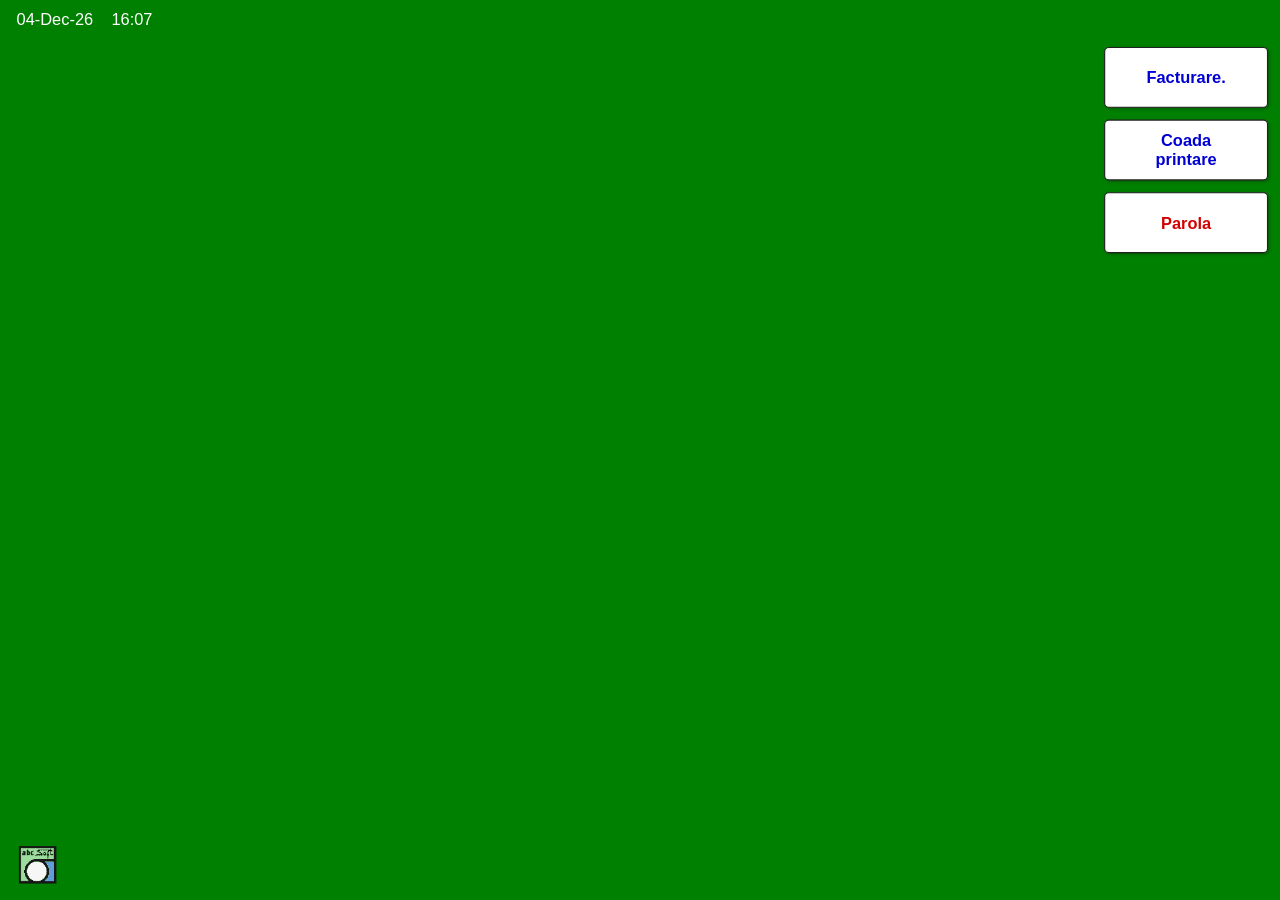
<file: index.html>
<!DOCTYPE html>
<html lang="ro">
<head>
  <meta charset="UTF-8">
  <meta name="viewport" content="width=device-width, initial-scale=1.0, maximum-scale=1.0, user-scalable=no">
  <title>TableManager 2.0.0 - Modern Web POS</title>
  <link rel="stylesheet" href="css/pos.css?v=20261015b">
  <script>
    /* Scalare UI libera pe AMBELE axe, plecand de la canvasul minim 1024x768.
       --pos-scale = factorul proportional (limitat de axa cu raportul cel mai mic);
       --pos-stage-w/h = dimensiunile NESCALATE ale canvasului, marite peste baza
       (1024x768) doar pe axele unde ecranul e mai "generos", ca surplusul sa fie
       absorbit de zonele flexibile (grila grupe/produse, lista nota, grila mese).
       Astfel canvasul scalat acopera exact fereastra -> fara benzi libere. */
    (function () {
      function fitStage() {
        var w = window.innerWidth, h = window.innerHeight;
        var s = Math.min(w / 1024, h / 768);
        var stageW = Math.max(1024, Math.round(w / s));
        var stageH = Math.max(768, Math.round(h / s));
        var root = document.documentElement;
        root.style.setProperty('--pos-scale', s);
        root.style.setProperty('--pos-stage-w', stageW + 'px');
        root.style.setProperty('--pos-stage-h', stageH + 'px');
      }
      window.addEventListener('resize', fitStage);
      window.addEventListener('orientationchange', fitStage);
      fitStage();
    })();
  </script>
</head>
<body>

  <div id="pos-stage">

  <div class="pos-viewport">
    
    <!-- Antet superior (doar ceasul) -->
    <div class="pos-top-bar">
      <span id="pos-clock-header">29-Jan-26 17:39</span>
    </div>

    <!-- ====================================================================
         ECRAN 1: MARCARE (ecran_marcare.PNG)
         ==================================================================== -->
    <div id="screen-marcare" class="pos-screen">
      <div class="marcare-body">
        
        <!-- Panoul stanga: Nota de Plata -->
        <div class="order-panel">
          
          <div class="order-top-row-1">
            <input type="text" id="scan-input" class="scan-input" placeholder="Scan / cod produs" autocomplete="off" onkeydown="onScanKeydown(event)">
            <div class="table-indicator-box">
              <span class="tbl-label">Masa</span>
              <div class="tbl-value" id="current-table-btn" onclick="navigateToScreen('screen-mese')">1</div>
            </div>
          </div>

          <div class="order-top-row-2">
            <span class="order-title">NOTA DE PLATA</span>
            <div class="cashier-badge" id="current-cashier-label">CASIER 1</div>
          </div>

          <!-- Tabelul de articole -->
          <div class="order-items-wrapper">
            <div class="order-grid-header">
              <div>Denumire</div>
              <div>Cant</div>
              <div>Valoare</div>
            </div>
            
            <div class="order-items-scroll" id="order-items-list">
              <!-- Populata in timp real din tblNoteD -->
            </div>
          </div>

          <!-- Totaluri Nota -->
          <div class="order-summary-box">
            <div class="summary-line">
              <span class="sum-lbl">Subtotal :</span>
              <span class="sum-val" id="val-subtotal">0.00</span>
            </div>
            <div class="summary-line">
              <span class="sum-lbl"><u>R</u>educere :</span>
              <span class="sum-val" id="val-reducere">0.00</span>
            </div>
            <div class="summary-line">
              <span class="sum-lbl">Tva :</span>
              <span class="sum-val" id="val-tva">0.00</span>
            </div>
            <div class="summary-divider"></div>
            <div class="summary-line grand-total" id="order-grand-total-line">
              <span class="sum-lbl">Total :</span>
              <span class="sum-val" id="val-total">0.00</span>
            </div>
            <!-- Mod FastFood: detaliile de plata apar aici dupa inchiderea notei,
                 in locul liniei Total, pana la inceperea unui nou bon. -->
            <div class="fastfood-receipt" id="fastfood-receipt" style="display:none;"></div>
          </div>

        </div>

        <!-- Săgeți de Scroll Up / Down -->
        <div class="nav-arrows-col">
          <button class="arrow-btn" id="btn-scroll-up" onclick="scrollOrder('up')">▲</button>
          <button class="arrow-btn" id="btn-scroll-down" onclick="scrollOrder('down')">▼</button>
        </div>

        <!-- Panou Dreapta: Meniu Grila 5 coloane (Grupe sau Produse direct pe ecran) -->
        <div class="menu-grid-panel">
          
          <!-- Bara de titlu grupa activa cand suntem in modul de produse -->
          <div id="group-nav-header" style="display: none; justify-content: space-between; align-items: center; margin-bottom: 6px; padding: 0 2px;">
            <button id="btn-group-back" class="act-btn" onclick="returnToGroups()" style="height: 38px; background: #ffff00; color: #000; font-weight: 900; font-size: 13px; border: 2px solid #000;">
              ⬅ INAPOI LA GRUPE
            </button>
            <span id="active-group-title" style="color: #ffffff; font-size: 18px; font-weight: 900; letter-spacing: 1px; text-transform: uppercase;">
              MENIU
            </span>
          </div>

          <div class="menu-5x-grid" id="menu-5x-grid">
            <!-- Incarcat dinamic: tblGrp (Mod Grupe) sau tblProd (Mod Produse) -->
          </div>
        </div>

      </div>

      <!-- Bara inferioara de actiuni -->
      <div class="bottom-actions-bar">
        <button class="act-btn" id="btn-marcare" onclick="actionMarcare()">Marcare</button>
        <button class="act-btn red-text" onclick="actionNota()">NOTA</button>
        <button class="act-btn" id="btn-mod-preparare" onclick="actionModPreparare()">Mod<br>Preparare</button>
        <button class="act-btn js-discount-btn" onclick="actionDiscount()">Discount</button>
        <button class="act-btn vd-btn" onclick="actionVoid()">VD</button>
        <button class="act-btn" onclick="actionQty()">QTY</button>
        
        <div class="act-spacer"></div>

        <button class="act-btn" onclick="openKeyboardModal('Parola')">Parola</button>
        <button class="act-btn" onclick="openKeyboardModal('Cautare')">🔍 Cautare</button>
        <button class="act-btn" id="btn-meniul-zilei" style="display:none;" onclick="actionMeniulZilei()">Meniul<br>Zilei</button>
        <button class="act-btn" onclick="handleInapoiBtn()">Inapoi</button>
      </div>
    </div>


    <!-- ====================================================================
         ECRAN 2: INCHIDERE NOTA (Inchidere_nota.PNG)
         ==================================================================== -->
    <div id="screen-plata" class="pos-screen">
      <div class="payment-screen-layout">
        
        <!-- Panoul stanga de plata -->
        <div class="order-panel">
          <div class="order-top-row-1">
            <span class="order-datetime" id="pay-datetime">29-Jan-26 &nbsp;&nbsp; 17:39</span>
            <div class="table-indicator-box">
              <span class="tbl-label">Masa</span>
              <div class="tbl-value" id="pay-tbl-num">1</div>
            </div>
          </div>
          <div class="order-top-row-2">
            <span class="order-title">NOTA DE PLATA</span>
            <div class="cashier-badge" id="pay-cashier-label">CASIER 1</div>
          </div>
          <div class="order-items-wrapper">
            <div class="order-grid-header">
              <div>Denumire</div>
              <div>Cant</div>
              <div>Valoare</div>
            </div>
            <div class="order-items-scroll" id="pay-items-list"></div>
          </div>
          <div class="order-summary-box">
            <div class="summary-line">
              <span class="sum-lbl">Subtotal :</span>
              <span class="sum-val" id="pay-subtotal">0.00</span>
            </div>
            <div class="summary-line">
              <span class="sum-lbl"><u>R</u>educere % :</span>
              <span class="sum-val" id="pay-reducere">0</span>
            </div>
            <div class="summary-line">
              <span class="sum-lbl">Tva :</span>
              <span class="sum-val" id="pay-tva">0.00</span>
            </div>
            <div class="summary-divider"></div>
            <div class="summary-line grand-total">
              <span class="sum-lbl">Total :</span>
              <span class="sum-val" id="pay-total">0.00</span>
            </div>
          </div>
        </div>

        <!-- Săgeți de Scroll Up / Down -->
        <div class="nav-arrows-col">
          <button class="arrow-btn" onclick="scrollOrder('up')">▲</button>
          <button class="arrow-btn" onclick="scrollOrder('down')">▼</button>
        </div>

        <!-- Panou Dreapta: Moduri de Plata & Tastatura Numerica Mare -->
        <div class="payment-right-panel">
          
          <!-- Moduri de plata: incarcate dinamic din tblFP (Status = 1) -->
          <div class="payment-methods-grid" id="pay-methods-grid"></div>

          <!-- Centru: Afisaj CASH si Numpad mare -->
          <div class="payment-calc-center">
            <div class="payment-display-row">
              <span class="payment-label-cash" id="lbl-active-pay-type">CASH</span>
              <input type="text" class="payment-input-box" id="pay-amount-input" value="0.00" readonly>
            </div>
            <div class="pay-progress" id="pay-progress"></div>

            <!-- Numpad-ul exact ca in screenshot -->
            <div class="pos-numpad-container">
              <button class="numpad-key" onclick="payNumpadKey('7')">7</button>
              <button class="numpad-key" onclick="payNumpadKey('8')">8</button>
              <button class="numpad-key" onclick="payNumpadKey('9')">9</button>
              <button class="numpad-key key-c" onclick="payNumpadClear()">C</button>

              <button class="numpad-key" onclick="payNumpadKey('4')">4</button>
              <button class="numpad-key" onclick="payNumpadKey('5')">5</button>
              <button class="numpad-key" onclick="payNumpadKey('6')">6</button>
              <button class="numpad-key key-ok" onclick="finalizePaymentTransaction()">OK</button>

              <button class="numpad-key" onclick="payNumpadKey('1')">1</button>
              <button class="numpad-key" onclick="payNumpadKey('2')">2</button>
              <button class="numpad-key" onclick="payNumpadKey('3')">3</button>

              <button class="numpad-key key-zero" onclick="payNumpadKey('0')">0</button>
              <button class="numpad-key" onclick="payNumpadKey('.')">.</button>
              <button class="numpad-key" onclick="payNumpadBackspace()">⌫</button>
            </div>
          </div>

        </div>

      </div>

      <!-- Bara de jos pentru plata -->
      <div class="bottom-actions-bar">
        <button class="act-btn" id="btn-transfer" onclick="actionTransfer()">Transfer</button>
        <button class="act-btn js-discount-btn" onclick="actionDiscount()">Discount</button>
        <button class="act-btn" id="btn-cui" onclick="openCuiModal()">CUI</button>
        <button class="act-btn" id="btn-proforma" onclick="actionProforma()">Nota<br>Proforma</button>
        <div class="act-spacer"></div>
        <button class="act-btn" onclick="navigateToScreen('screen-marcare')">Inapoi</button>
      </div>
    </div>


    <!-- ====================================================================
         ECRAN 3: SELECTIE MASA (ecran_autentificare_selectie_masa.PNG)
         ==================================================================== -->
    <div id="screen-mese" class="pos-screen active">
      <div class="tables-screen-layout">
        
        <!-- Grila celor 80 de mese -->
        <div class="tables-grid-80" id="tables-grid-container">
          <!-- Incarcat dinamic din tblBonCurent si tblMese -->
        </div>

        <!-- Meniu Dreapta -->
        <div class="tables-right-menu">
          <button class="tables-menu-btn blue-text" onclick="openFacturare()">Facturare.</button>
          <button class="tables-menu-btn blue-text" id="btn-print-queue" onclick="openPrintQueue()">Coada<br>printare</button>
          <button class="tables-menu-btn red-text" onclick="openKeyboardModal('Parola')">Parola</button>
        </div>

      </div>

      <!-- Footer ecran mese cu sigla si date de contact (tblSet DistrRand1/2) -->
      <div class="tables-footer-info">
        <img src="img/abcicon.ico" alt="abc Soft" class="tables-footer-logo">
        <div>
          <b id="footer-distr1"></b> &nbsp;&nbsp; <span id="footer-distr2"></span>
        </div>
      </div>
    </div>

    <!-- ====================================================================
         ECRAN PROGRAMARE POS (parola din tblParola.ParolaPrg)
         ==================================================================== -->
    <div id="screen-programare" class="pos-screen">
      <div class="prog-header">
        <span>PROGRAMARE POS</span>
        <div style="display:flex; gap:8px; align-items:center;">
          <span id="app-version-label" class="app-version" title="Versiunea aplicatiei"></span>
          <!--button class="act-btn" onclick="toggleFloatingKeyboard()">⌨️ Tastatura</button-->
          <button class="act-btn" onclick="closeProgramming()">Inapoi</button>
        </div>
      </div>
      <div class="prog-grid" id="prog-grid">
        <button class="prog-btn" onclick="progAction('Setari')">Setari</button>
        <button class="prog-btn" id="prog-btn-grupe" onclick="progAction('Grupe')">Grupe</button>
        <button class="prog-btn" id="prog-btn-produse" onclick="progAction('Produse')">Produse</button>
        <button class="prog-btn" onclick="progAction('Sectii')">Sectii</button>
        <button class="prog-btn" onclick="progAction('Programare mese')">Programare mese</button>
        <button class="prog-btn" onclick="progAction('Ospatari')">Ospatari</button>
        <button class="prog-btn" onclick="progAction('Moduri preparare')">Moduri preparare</button>
        <button class="prog-btn" onclick="progAction('Parole')">Parole</button>
        <button class="prog-btn" onclick="progAction('Antet')">Antet</button>
        <button class="prog-btn" onclick="progAction('Nota')">Nota</button>
        <button class="prog-btn" onclick="progAction('Imprimante sectii')">Imprimante sectii</button>
        <button class="prog-btn" onclick="progAction('Forme de plata')">Forme de plata</button>
        <button class="prog-btn" onclick="progAction('Cote TVA')">Cote TVA</button>
        <button class="prog-btn" id="prog-btn-conectare" onclick="progAction('Conectare server')">Conectare server</button>
        <button class="prog-btn" id="prog-btn-sync" onclick="progAction('Sincronizare produse')">Sincronizare produse</button>
        <button class="prog-btn" id="prog-btn-update" onclick="progAction('Update')">Update</button>
        <button class="prog-btn" id="prog-btn-rollback" onclick="openRollback()">Rollback</button>
        <button class="prog-btn" onclick="openPrintQueue()">Coada printare</button>
        <button class="prog-btn" id="prog-btn-send-queue" onclick="openSendQueue()">Coada export</button>
      </div>
    </div>

    <!-- ECRAN SETARI (tblSet): taburi General / Device-uri / Imprimante / Altele -->
    <div id="screen-prog-setari" class="pos-screen">
      <div class="prog-header">
        <span>SETARI</span>
        <div style="display:flex; gap:8px;">
          <button class="help-btn" title="Ajutor" aria-label="Ajutor" onclick="openHelp('setari')">?</button>
          <button class="act-btn" id="setari-save-btn" onclick="saveSetari()" style="background:#ffff00;">Salveaza</button>
          <button class="act-btn" onclick="closeProgSetari()">Inapoi</button>
        </div>
      </div>
      <div class="setari-tabs" id="setari-tabs"></div>
      <div class="setari-content" id="setari-content"></div>
    </div>

    <!-- ECRAN ANTET (tblAntet, Seria '0001') -->
    <div id="screen-prog-antet" class="pos-screen">
      <div class="prog-header">
        <span>ANTET</span>
        <div style="display:flex; gap:8px;">
          <button class="help-btn" title="Ajutor" aria-label="Ajutor" onclick="openHelp('antet')">?</button>
          <button class="act-btn" onclick="saveAntet()" style="background:#ffff00;">Salveaza</button>
          <button class="act-btn" onclick="closeProgAntet()">Inapoi</button>
        </div>
      </div>
      <div class="setari-content" id="antet-content">
        <div class="antet-grid">
          <div class="tva-field">
            <label>Nume</label>
            <div class="tva-field-row">
              <input type="text" id="antet-nume" class="tva-input" maxlength="40">
              <button class="act-btn fkb-mini" onclick="openFloatingKeyboardFor('antet-nume')">⌨️</button>
            </div>
          </div>
          <div class="tva-field">
            <label>Denumire2</label>
            <div class="tva-field-row">
              <input type="text" id="antet-den2" class="tva-input" maxlength="40">
              <button class="act-btn fkb-mini" onclick="openFloatingKeyboardFor('antet-den2')">⌨️</button>
            </div>
          </div>
          <div class="tva-field">
            <label>Adresa</label>
            <div class="tva-field-row">
              <input type="text" id="antet-adresa" class="tva-input" maxlength="40">
              <button class="act-btn fkb-mini" onclick="openFloatingKeyboardFor('antet-adresa')">⌨️</button>
            </div>
          </div>
          <div class="tva-field">
            <label>Oras</label>
            <div class="tva-field-row">
              <input type="text" id="antet-oras" class="tva-input" maxlength="50">
              <button class="act-btn fkb-mini" onclick="openFloatingKeyboardFor('antet-oras')">⌨️</button>
            </div>
          </div>
          <div class="tva-field">
            <label>CodPostal</label>
            <div class="tva-field-row">
              <input type="text" id="antet-codpostal" class="tva-input" maxlength="10">
              <button class="act-btn fkb-mini" onclick="openFloatingKeyboardFor('antet-codpostal')">⌨️</button>
            </div>
          </div>
          <div class="tva-field">
            <label>PersContact</label>
            <div class="tva-field-row">
              <input type="text" id="antet-perscontact" class="tva-input" maxlength="100">
              <button class="act-btn fkb-mini" onclick="openFloatingKeyboardFor('antet-perscontact')">⌨️</button>
            </div>
          </div>
          <div class="tva-field">
            <label>email</label>
            <div class="tva-field-row">
              <input type="text" id="antet-email" class="tva-input" maxlength="50">
              <button class="act-btn fkb-mini" onclick="openFloatingKeyboardFor('antet-email')">⌨️</button>
            </div>
          </div>
          <div class="tva-field">
            <label>website</label>
            <div class="tva-field-row">
              <input type="text" id="antet-website" class="tva-input" maxlength="50">
              <button class="act-btn fkb-mini" onclick="openFloatingKeyboardFor('antet-website')">⌨️</button>
            </div>
          </div>
          <div class="tva-field">
            <label>telefon</label>
            <div class="tva-field-row">
              <input type="text" id="antet-telefon" class="tva-input" maxlength="50">
              <button class="act-btn fkb-mini" onclick="openFloatingKeyboardFor('antet-telefon')">⌨️</button>
            </div>
          </div>
          <div class="tva-field">
            <label>CodFisca</label>
            <div class="tva-field-row">
              <input type="text" id="antet-codfisc" class="tva-input" maxlength="40">
              <button class="act-btn fkb-mini" onclick="openFloatingKeyboardFor('antet-codfisc')">⌨️</button>
            </div>
          </div>
          <div class="tva-field">
            <label>RegCom</label>
            <div class="tva-field-row">
              <input type="text" id="antet-regcom" class="tva-input" maxlength="22">
              <button class="act-btn fkb-mini" onclick="openFloatingKeyboardFor('antet-regcom')">⌨️</button>
            </div>
          </div>
          <div class="tva-field">
            <label>Judet</label>
            <div class="tva-field-row">
              <input type="text" id="antet-judet" class="tva-input" maxlength="22">
              <button class="act-btn fkb-mini" onclick="openFloatingKeyboardFor('antet-judet')">⌨️</button>
            </div>
          </div>
          <div class="tva-field">
            <label>Cont</label>
            <div class="tva-field-row">
              <input type="text" id="antet-cont" class="tva-input" maxlength="22">
              <button class="act-btn fkb-mini" onclick="openFloatingKeyboardFor('antet-cont')">⌨️</button>
            </div>
          </div>
          <div class="tva-field">
            <label>Banca</label>
            <div class="tva-field-row">
              <input type="text" id="antet-banca" class="tva-input" maxlength="40">
              <button class="act-btn fkb-mini" onclick="openFloatingKeyboardFor('antet-banca')">⌨️</button>
            </div>
          </div>
          <div class="tva-field">
            <label>PlatitorTVA</label>
            <button class="act-btn" id="antet-platitor-toggle" onclick="toggleAntetPlatitor()" style="width:100%;">Nu</button>
          </div>
          <div class="tva-field">
            <label>Cale Date logo</label>
            <div class="tva-field-row">
              <input type="text" id="antet-calelogo" class="tva-input" maxlength="255">
              <button class="act-btn fkb-mini" onclick="openFloatingKeyboardFor('antet-calelogo')">⌨️</button>
            </div>
          </div>
          <div class="tva-field">
            <label>QRCodeText</label>
            <div class="tva-field-row">
              <input type="text" id="antet-qrcode" class="tva-input" maxlength="255">
              <button class="act-btn fkb-mini" onclick="openFloatingKeyboardFor('antet-qrcode')">⌨️</button>
            </div>
          </div>
          <div class="tva-field">
            <label>SizeModeLogo</label>
            <div class="tva-field-row">
              <input type="text" id="antet-sizemode" class="tva-input">
              <button class="act-btn fkb-mini" onclick="openNumericKeyboardFor('antet-sizemode', 'SIZEMODELOGO')">123</button>
            </div>
          </div>
        </div>
      </div>
    </div>

    <!-- ECRAN NOTA (tblAntet, liniile H1-H3 / F1-F2) -->
    <div id="screen-prog-nota" class="pos-screen">
      <div class="prog-header">
        <span>NOTA</span>
        <div style="display:flex; gap:8px;">
          <button class="help-btn" title="Ajutor" aria-label="Ajutor" onclick="openHelp('nota')">?</button>
          <button class="act-btn" onclick="saveNota()" style="background:#ffff00;">Salveaza</button>
          <button class="act-btn" onclick="closeProgNota()">Inapoi</button>
        </div>
      </div>
      <div class="setari-content" id="nota-content"></div>
    </div>

    <!-- ECRAN CONECTARE SERVER (tblConectare, un singur rand) -->
    <div id="screen-prog-conectare" class="pos-screen">
      <div class="prog-header">
        <span>CONECTARE SERVER</span>
        <div style="display:flex; gap:8px;">
          <button class="help-btn" title="Ajutor" aria-label="Ajutor" onclick="openHelp('conectare')">?</button>
          <button class="act-btn" onclick="testConectare()">Testeaza conexiunea</button>
          <button class="act-btn" onclick="saveConectare()" style="background:#ffff00;">Salveaza</button>
          <button class="act-btn" onclick="closeProgConectare()">Inapoi</button>
        </div>
      </div>
      <div class="setari-content">
        <div class="antet-grid">
          <div class="tva-field">
            <label>ServerIP</label>
            <div class="tva-field-row">
              <input type="text" id="con-serverip" class="tva-input" maxlength="50">
              <button class="act-btn fkb-mini" onclick="openFloatingKeyboardFor('con-serverip')">⌨️</button>
            </div>
          </div>
          <div class="tva-field">
            <label>ServerName</label>
            <div class="tva-field-row">
              <input type="text" id="con-servername" class="tva-input" maxlength="50">
              <button class="act-btn fkb-mini" onclick="openFloatingKeyboardFor('con-servername')">⌨️</button>
            </div>
          </div>
          <div class="tva-field">
            <label>DataBaseName</label>
            <div class="tva-field-row">
              <input type="text" id="con-dbname" class="tva-input" maxlength="50">
              <button class="act-btn fkb-mini" onclick="openFloatingKeyboardFor('con-dbname')">⌨️</button>
            </div>
          </div>
          <div class="tva-field">
            <label>UserName</label>
            <div class="tva-field-row">
              <input type="text" id="con-user" class="tva-input" maxlength="50">
              <button class="act-btn fkb-mini" onclick="openFloatingKeyboardFor('con-user')">⌨️</button>
            </div>
          </div>
          <div class="tva-field">
            <label>Password</label>
            <div class="tva-field-row">
              <input type="text" id="con-pass" class="tva-input" maxlength="50">
              <button class="act-btn fkb-mini" onclick="openFloatingKeyboardFor('con-pass')">⌨️</button>
            </div>
          </div>
          <div class="tva-field">
            <label>TC (Trusted Connection)</label>
            <select id="con-tc" class="tva-input">
              <option value="0">Nu</option>
              <option value="1">Da</option>
            </select>
          </div>
          <div class="tva-field" style="grid-column: 1 / -1;">
            <label>ODBC_connect_string</label>
            <div class="tva-field-row">
              <input type="text" id="con-odbc" class="tva-input" maxlength="255">
              <button class="act-btn fkb-mini" onclick="openFloatingKeyboardFor('con-odbc')">⌨️</button>
            </div>
          </div>
        </div>

        <div class="antet-grid" style="margin-top:16px;">
          <div class="tva-field" style="grid-column: 1 / -1;">
            <label>Mapare sectii de tiparire (KP): server &#8594; local</label>
            <div style="font-size:12px;color:#555;margin:4px 0 6px;">
              La importul produselor, sectia de tiparire din server (tblProd.KP) este inlocuita cu sectia locala aleasa.
              Daca o valoare nu are mapare, se foloseste valoarea din server.
            </div>
            <div id="map-server-error" style="display:none;font-size:12px;color:#b00;margin-bottom:6px;"></div>
            <div id="map-kp-list" style="margin-top:6px;"></div>
            <button class="act-btn" style="margin-top:8px;" onclick="addMapKpRow()">+ Adauga mapare KP</button>
          </div>
          <div class="tva-field" style="grid-column: 1 / -1;">
            <label>Mapare sectii: server &#8594; local</label>
            <div style="font-size:12px;color:#555;margin:4px 0 6px;">
              La importul produselor, sectia din server (tblProd.Sectie) este inlocuita cu sectia locala aleasa.
              Daca o valoare nu are mapare, se foloseste valoarea din server.
            </div>
            <div id="map-sectii-list" style="margin-top:6px;"></div>
            <button class="act-btn" style="margin-top:8px;" onclick="addMapSectiiRow()">+ Adauga mapare sectie</button>
          </div>
        </div>
      </div>
    </div>

    <!-- ECRAN PAROLE (tblParola, un singur rand) -->
    <div id="screen-prog-parole" class="pos-screen">
      <div class="prog-header">
        <span>PAROLE</span>
        <div style="display:flex; gap:8px;">
          <button class="help-btn" title="Ajutor" aria-label="Ajutor" onclick="openHelp('parole')">?</button>
          <button class="act-btn" onclick="saveParole()" style="background:#ffff00;">Salveaza</button>
          <button class="act-btn" onclick="closeProgParole()">Inapoi</button>
        </div>
      </div>
      <div class="setari-content">
        <div style="font-size:13px; color:#555; margin-bottom:10px;">
          Parolele sunt numerice. Lasati gol un camp daca nu doriti ca parola respectiva sa fie ceruta.
        </div>
        <div class="antet-grid">
          <div class="tva-field">
            <label>Parola programare</label>
            <div class="tva-field-row">
              <input type="text" id="par-programare" class="tva-input" maxlength="20">
              <button class="act-btn fkb-mini" onclick="openNumericKeyboardFor('par-programare', 'PAROLA PROGRAMARE')">123</button>
            </div>
          </div>
          <div class="tva-field">
            <label>Parola rapoarte</label>
            <div class="tva-field-row">
              <input type="text" id="par-rapoarte" class="tva-input" maxlength="20">
              <button class="act-btn fkb-mini" onclick="openNumericKeyboardFor('par-rapoarte', 'PAROLA RAPOARTE')">123</button>
            </div>
          </div>
          <div class="tva-field">
            <label>Parola stornare</label>
            <div class="tva-field-row">
              <input type="text" id="par-stornare" class="tva-input" maxlength="20">
              <button class="act-btn fkb-mini" onclick="openNumericKeyboardFor('par-stornare', 'PAROLA STORNARE')">123</button>
            </div>
          </div>
          <div class="tva-field">
            <label>Parola discount</label>
            <div class="tva-field-row">
              <input type="text" id="par-discount" class="tva-input" maxlength="20">
              <button class="act-btn fkb-mini" onclick="openNumericKeyboardFor('par-discount', 'PAROLA DISCOUNT')">123</button>
            </div>
          </div>
          <div class="tva-field">
            <label>Parola inchidere aplicatie</label>
            <div class="tva-field-row">
              <input type="text" id="par-exit" class="tva-input" maxlength="20">
              <button class="act-btn fkb-mini" onclick="openNumericKeyboardFor('par-exit', 'PAROLA INCHIDERE')">123</button>
            </div>
          </div>
          <div class="tva-field">
            <label>Parola update</label>
            <div class="tva-field-row">
              <input type="text" id="par-update" class="tva-input" maxlength="20">
              <button class="act-btn fkb-mini" onclick="openNumericKeyboardFor('par-update', 'PAROLA UPDATE')">123</button>
            </div>
          </div>
        </div>
      </div>
    </div>

    <!-- ECRAN RAPOARTE (taburi X / Z, accesat cu parola de rapoarte) -->
    <div id="screen-rapoarte" class="pos-screen">
      <div class="prog-header">
        <span>RAPOARTE</span>
        <div style="display:flex; gap:8px;">
          <button class="act-btn" onclick="closeReports()">Inapoi</button>
        </div>
      </div>
      <div class="setari-tabs" id="rapoarte-tabs"></div>
      <div class="setari-content">
        <div class="rapoarte-grid" id="rapoarte-grid"></div>
      </div>
    </div>

    <!-- ECRAN FACTURARE POS (emulare ecran facturare aplicatie VBA) -->
    <div id="screen-facturare" class="pos-screen">
      <div class="fact-screen">
        <div class="fact-titlebar">
          <span>FACTURARE POS</span>
          <button class="fact-close-btn" onclick="closeFacturare()">Inchide</button>
        </div>
        <div class="fact-redline"></div>

        <div class="fact-body">
          <div class="fact-form">
            <div class="fact-cif-title">Introduceti CIF:</div>

            <div class="fact-field-row">
              <label class="fact-lbl">Cod Fiscal (CIF) *</label>
              <input type="text" class="fact-input fact-input-cif" id="fact-cif" maxlength="20" autocomplete="off">
              <label class="fact-lbl fact-vat-lbl">VAT:</label>
              <input type="text" class="fact-input fact-input-vat" id="fact-vat" maxlength="1" readonly autocomplete="off">
              <button type="button" class="fact-anaf-btn" id="fact-anaf-btn" onclick="interogareANAF()">Interogare ANAF</button>
            </div>
            <div class="fact-field-row">
              <label class="fact-lbl">Denumire Firma: *</label>
              <input type="text" class="fact-input fact-input-long" id="fact-den" maxlength="100" autocomplete="off">
            </div>
            <div class="fact-field-row">
              <label class="fact-lbl">Adresa: *</label>
              <input type="text" class="fact-input fact-input-long" id="fact-adresa" maxlength="120" autocomplete="off">
            </div>
            <div class="fact-field-row">
              <label class="fact-lbl">Judet: *</label>
              <input type="text" class="fact-input fact-input-short" id="fact-judet" maxlength="40" autocomplete="off">
            </div>
            <div class="fact-field-row">
              <label class="fact-lbl">Oras:</label>
              <input type="text" class="fact-input fact-input-short" id="fact-oras" maxlength="40" autocomplete="off">
            </div>
            <div class="fact-field-row">
              <label class="fact-lbl">RegCom:</label>
              <input type="text" class="fact-input fact-input-short" id="fact-regcom" maxlength="40" autocomplete="off">
            </div>

            <div class="fact-oblig">Campurile marcate cu steluta * sunt obligatorii</div>
          </div>

          <div class="fact-right">
            <label class="fact-lbl">Selectati bonul:</label>
            <button type="button" class="fact-bon-select" id="fact-bon-select" onclick="openFacturaBonList()">
              <span id="fact-bon-label">-</span>
              <span class="fact-bon-caret">&#9660;</span>
            </button>
          </div>
        </div>

        <div class="fact-generate-row">
          <button class="fact-generate-btn" onclick="generazaFactura()">Generaza Factura</button>
        </div>
      </div>
    </div>

    <!-- Modal SELECTIE BON pentru facturare (note inchise, ziua curenta) -->
    <div class="modal-keyboard-overlay" id="modal-factura-bon">
      <div class="transfer-dialog" style="width: 640px;">
        <div class="keyboard-dialog-header">
          <span>SELECTATI BONUL</span>
          <button class="act-btn" style="height: 28px; min-width: 60px; padding: 0 8px;" onclick="closeFacturaBonList()">Inchide</button>
        </div>
        <div class="transfer-body">
          <div class="transfer-subtitle">Note inchise in ziua curenta</div>
          <div class="printq-wrap">
            <table class="printq-table">
              <colgroup>
                <col style="width: 90px;">
                <col style="width: 110px;">
                <col>
                <col style="width: 70px;">
              </colgroup>
              <thead>
                <tr>
                  <th>NrNota</th>
                  <th>Suma</th>
                  <th>Ospatar</th>
                  <th>Masa</th>
                </tr>
              </thead>
              <tbody id="fact-bon-list"></tbody>
            </table>
          </div>
          <div class="tva-actions">
            <button class="act-btn" onclick="loadFacturaBonuri()">Reincarca</button>
            <button class="act-btn" style="background:#ffff00;" id="btn-fact-bon-select" onclick="confirmFacturaBon()" disabled>Selecteaza</button>
          </div>
        </div>
      </div>
    </div>

    <!-- ECRAN PROGRAMARE PRODUSE (tblProd): grila live 5x10 pe grupa + inspector -->
    <div id="screen-prog-produse" class="pos-screen">
      <div class="prog-header">
        <span>PROGRAMARE PRODUSE</span>
        <div style="display:flex; gap:8px; align-items:center;">
          <button class="help-btn" title="Ajutor" aria-label="Ajutor" onclick="openHelp('produse')">?</button>
          <span style="font-size:14px; color:#fff; font-weight:bold;">Grupa:</span>
          <select id="prod-grup-select" class="prod-combo" onchange="onProdGrupChange()"></select>
          <button class="act-btn" onclick="reloadProduse(true)">Reload</button>
          <button class="act-btn" onclick="closeProgProduse()">Inapoi</button>
        </div>
      </div>
      <div class="mese-prog-layout">
        <!-- Grila live 5x10 (produsele grupei selectate) -->
        <div class="mese-map-wrap">
          <div class="menu-5x-grid" id="produse-prog-grid"></div>
          <div class="mese-map-hint">Selecteaza un produs de pe grila pentru a-l edita. Sloturile punctate sunt pozitii libere.</div>
        </div>

        <!-- Inspector -->
        <div class="mese-inspector" id="prod-inspector">
          <div class="mese-insp-head">
            <span id="prod-insp-title">PRODUS</span>
            <span id="prod-dirty-badge" style="display:none; color:#b00000;">* nesalvat</span>
          </div>

          <div id="prod-empty-msg" class="mese-empty-msg" style="display:none;">
            Alege o grupa mai sus, apoi selecteaza un produs sau o pozitie libera.
          </div>

          <div id="prod-form">
            <div class="tva-field">
              <label>ProdID (editabil la adaugare)</label>
              <div class="tva-field-row">
                <input type="text" id="prod-key-input" class="tva-input" value="">
                <button class="act-btn fkb-mini" onclick="openNumericKeyboardFor('prod-key-input', 'PRODID')">123</button>
              </div>
            </div>

            <div class="tva-field">
              <label>BarCod</label>
              <div class="tva-field-row">
                <input type="text" id="prod-barcod-input" class="tva-input" value="" maxlength="15">
                <button class="act-btn fkb-mini" onclick="openFloatingKeyboardFor('prod-barcod-input')">⌨️</button>
              </div>
            </div>

            <div class="tva-field">
              <label>Denumire</label>
              <div class="tva-field-row">
                <input type="text" id="prod-den-input" class="tva-input" value="" maxlength="32">
                <button class="act-btn fkb-mini" onclick="openFloatingKeyboardFor('prod-den-input')">⌨️</button>
              </div>
            </div>

            <div class="tva-field">
              <label>Grupa (NrGrp)</label>
              <select id="prod-grup-field" class="prod-combo" onchange="markProdDirtyFromField()"></select>
            </div>

            <div class="tva-field">
              <label>Magazie (MagID)</label>
              <div id="prod-magid-field"></div>
            </div>

            <div class="mese-toggle-row">
              <div class="tva-field">
                <label>UM</label>
                <div class="tva-field-row">
                  <input type="text" id="prod-um-input" class="tva-input" value="" maxlength="3">
                  <button class="act-btn fkb-mini" onclick="openFloatingKeyboardFor('prod-um-input')">⌨️</button>
                </div>
              </div>
              <div class="tva-field">
                <label>Imprimanta KP</label>
                <select id="prod-kp-select" class="prod-combo" onchange="markProdDirtyFromField()"></select>
              </div>
            </div>

            <div class="prod-line-2">
              <div class="tva-field prod-line-2-2">
                <label>Sectie</label>
                <select id="prod-sectie-select" class="prod-combo" onchange="markProdDirtyFromField()"></select>
              </div>
              <div class="tva-field prod-line-2-1">
                <label>Cota TVA</label>
                <select id="prod-tva-select" class="prod-combo" onchange="markProdDirtyFromField()"></select>
              </div>
            </div>

            <div class="tva-field">
              <label>Pret (PV)</label>
              <div class="tva-field-row">
                <input type="text" id="prod-pv-input" class="tva-input" value="">
                <button class="act-btn fkb-mini" onclick="openNumericKeyboardFor('prod-pv-input', 'PRET (PV)')">123</button>
              </div>
            </div>

            <div class="mese-toggle-row">
              <div class="tva-field">
                <label>Poz (1-50)</label>
                <div class="tva-field-row">
                  <input type="text" id="prod-poz-input" class="tva-input" value="">
                  <button class="act-btn fkb-mini" onclick="openNumericKeyboardFor('prod-poz-input', 'POZ')">123</button>
                </div>
              </div>
              <div class="tva-field">
                <label>FontSize</label>
                <div class="tva-field-row">
                  <input type="text" id="prod-size-input" class="tva-input" value="">
                  <button class="act-btn fkb-mini" onclick="openNumericKeyboardFor('prod-size-input', 'FONTSIZE')">123</button>
                </div>
              </div>
            </div>

            <div class="tva-field">
              <label>Culoare fundal</label>
              <div class="mese-swatches" id="prod-bg-swatches"></div>
              <div class="tva-field-row">
                <input type="color" id="prod-bg-custom" class="mese-color-input" value="#ffffff">
                <span class="mese-color-extra">Culoare proprie</span>
              </div>
            </div>

            <div class="tva-field">
              <label>Culoare text</label>
              <div class="mese-swatches" id="prod-fg-swatches"></div>
              <div class="tva-field-row">
                <input type="color" id="prod-fg-custom" class="mese-color-input" value="#000000">
                <span class="mese-color-extra">Culoare proprie</span>
              </div>
            </div>

            <div class="tva-field">
              <label>FontType</label>
              <div class="tva-field-row">
                <input type="text" id="prod-font-input" class="tva-input" value="" placeholder="ex: Arial">
                <button class="act-btn fkb-mini" onclick="openFloatingKeyboardFor('prod-font-input')">⌨️</button>
              </div>
            </div>

            <div class="tva-field">
              <label>Imagine</label>
              <div class="tva-field-row">
                <input type="text" id="prod-imagine-input" class="tva-input" value="">
                <button class="act-btn fkb-mini" onclick="openFloatingKeyboardFor('prod-imagine-input')">⌨️</button>
              </div>
            </div>

            <div class="mese-toggle-row">
              <div class="tva-field">
                <label>IRP</label>
                <div class="tva-field-row">
                  <input type="text" id="prod-irp-input" class="tva-input" value="">
                  <button class="act-btn fkb-mini" onclick="openNumericKeyboardFor('prod-irp-input', 'IRP')">123</button>
                </div>
              </div>
              <div class="tva-field">
                <label>IIVCN</label>
                <div class="tva-field-row">
                  <input type="text" id="prod-iivcn-input" class="tva-input" value="">
                  <button class="act-btn fkb-mini" onclick="openNumericKeyboardFor('prod-iivcn-input', 'IIVCN')">123</button>
                </div>
              </div>
            </div>

            <div class="mese-toggle-row">
              <div class="tva-field">
                <label>Bold</label>
                <button class="act-btn" id="prod-bold-toggle" onclick="toggleProdBold()" style="width:100%;">Nu</button>
              </div>
              <div class="tva-field">
                <label>Meniul Zilei (MZ)</label>
                <button class="act-btn" id="prod-mz-toggle" onclick="toggleProdMz()" style="width:100%;">Nu</button>
              </div>
            </div>

            <div class="tva-actions">
              <button class="act-btn" id="prod-save-btn" style="background:#ffff00;">Salveaza</button>
              <button class="act-btn" id="prod-del-btn" onclick="deleteProdusSelected()">Sterge</button>
            </div>
          </div>
        </div>
      </div>
    </div>

    <!-- ECRAN PROGRAMARE GRUPE (tblGrp): grila live 5x10 + inspector -->
    <div id="screen-prog-grupe" class="pos-screen">
      <div class="prog-header">
        <span>PROGRAMARE GRUPE</span>
        <div style="display:flex; gap:8px;">
          <button class="help-btn" title="Ajutor" aria-label="Ajutor" onclick="openHelp('grupe')">?</button>
          <button class="act-btn" onclick="reloadGrupe(true)">Reload</button>
          <button class="act-btn" onclick="closeProgGrupe()">Inapoi</button>
        </div>
      </div>
      <div class="mese-prog-layout">
        <!-- Grila live 5x10 (Poz 1..50), ca in meniu -->
        <div class="mese-map-wrap">
          <div class="menu-5x-grid" id="grupe-prog-grid"></div>
          <div class="mese-map-hint">Selecteaza o grupa de pe grila pentru a o edita. Sloturile punctate sunt pozitii libere.</div>
        </div>

        <!-- Inspector -->
        <div class="mese-inspector" id="grup-inspector">
          <div class="mese-insp-head">
            <span id="grup-insp-title">GRUPA</span>
            <span id="grup-dirty-badge" style="display:none; color:#b00000;">* nesalvat</span>
          </div>

          <div id="grup-empty-msg" class="mese-empty-msg" style="display:none;">
            Atinge o grupa sau o pozitie libera de pe grila pentru a o edita.
          </div>

          <div id="grup-form">
            <div class="tva-field">
              <label>NrGrp (editabil la adaugare)</label>
              <div class="tva-field-row">
                <input type="text" id="grup-key-input" class="tva-input" value="">
                <button class="act-btn fkb-mini" onclick="openNumericKeyboardFor('grup-key-input', 'NRGRP')">123</button>
              </div>
            </div>

            <div class="tva-field">
              <label>Denumire</label>
              <div class="tva-field-row">
                <input type="text" id="grup-den-input" class="tva-input" value="" maxlength="50">
                <button class="act-btn fkb-mini" onclick="openFloatingKeyboardFor('grup-den-input')">⌨️</button>
              </div>
            </div>

            <div class="mese-toggle-row">
              <div class="tva-field">
                <label>Poz (1-50)</label>
                <div class="tva-field-row">
                  <input type="text" id="grup-poz-input" class="tva-input" value="">
                  <button class="act-btn fkb-mini" onclick="openNumericKeyboardFor('grup-poz-input', 'POZ')">123</button>
                </div>
              </div>
              <div class="tva-field">
                <label>FontSize</label>
                <div class="tva-field-row">
                  <input type="text" id="grup-size-input" class="tva-input" value="">
                  <button class="act-btn fkb-mini" onclick="openNumericKeyboardFor('grup-size-input', 'FONTSIZE')">123</button>
                </div>
              </div>
            </div>

            <div class="tva-field">
              <label>Culoare fundal</label>
              <div class="mese-swatches" id="grup-bg-swatches"></div>
              <div class="tva-field-row">
                <input type="color" id="grup-bg-custom" class="mese-color-input" value="#ffffff">
                <span class="mese-color-extra">Culoare proprie</span>
              </div>
            </div>

            <div class="tva-field">
              <label>Culoare text</label>
              <div class="mese-swatches" id="grup-fg-swatches"></div>
              <div class="tva-field-row">
                <input type="color" id="grup-fg-custom" class="mese-color-input" value="#000000">
                <span class="mese-color-extra">Culoare proprie</span>
              </div>
            </div>

            <div class="tva-field">
              <label>FontType</label>
              <div class="tva-field-row">
                <input type="text" id="grup-font-input" class="tva-input" value="" placeholder="ex: Arial">
                <button class="act-btn fkb-mini" onclick="openFloatingKeyboardFor('grup-font-input')">⌨️</button>
              </div>
            </div>

            <div class="tva-field">
              <label>Bold</label>
              <button class="act-btn" id="grup-bold-toggle" onclick="toggleGrupBold()" style="width:100%;">Nu</button>
            </div>

            <div class="tva-actions">
              <button class="act-btn" id="grup-save-btn" style="background:#ffff00;">Salveaza</button>
            </div>
          </div>
        </div>
      </div>
    </div>

    <!-- ECRAN PROGRAMARE MESE (tblMese): harta live + inspector -->
    <div id="screen-prog-mese" class="pos-screen">
      <div class="prog-header">
        <span>PROGRAMARE MESE</span>
        <div style="display:flex; gap:8px;">
          <button class="help-btn" title="Ajutor" aria-label="Ajutor" onclick="openHelp('mese')">?</button>
          <button class="act-btn" onclick="resetMese()" style="background:#ff0000;color:#fff;">Reset</button>
          <button class="act-btn" onclick="reloadMese(true)">Reload</button>
          <button class="act-btn" onclick="closeProgMese()">Inapoi</button>
        </div>
      </div>
      <div class="mese-prog-layout">
        <!-- Harta live 10x8 -->
        <div class="mese-map-wrap">
          <div class="tables-grid-80" id="mese-prog-grid"></div>
          <div class="mese-map-hint">Selecteaza o masa de pe harta pentru a o edita. Celulele punctate sunt pozitii libere.</div>
        </div>

        <!-- Inspector -->
        <div class="mese-inspector" id="mese-inspector">
          <div class="mese-insp-head">
            <span id="mese-insp-title">MASA</span>
            <span id="mese-dirty-badge" style="display:none; color:#b00000;">* nesalvat</span>
          </div>

          <div id="mese-empty-msg" class="mese-empty-msg" style="display:none;">
            Poziție liberă. Apasa <b>Adauga masa</b> pentru a crea o masa aici.
          </div>

          <div id="mese-form">
            <!-- Previzualizare -->
            <div class="mese-prev-row">
              <div class="mese-prev-tile" id="mese-preview"><span>?</span></div>
              <div class="mese-prev-info">
                <div><span class="lab">NrMasa</span></div>
                <div class="mese-nr-readonly" id="mese-nr-display">-</div>
              </div>
            </div>

            <!-- BackColor -->
            <div class="tva-field">
              <label>Culoare fundal</label>
              <div class="mese-swatches" id="mese-bg-swatches"></div>
              <div class="tva-field-row">
                <input type="color" id="mese-bg-custom" class="mese-color-input" value="#ffffff">
                <span class="mese-color-extra">Culoare proprie</span>
              </div>
            </div>

            <!-- ForeColor -->
            <div class="tva-field">
              <label>Culoare text</label>
              <div class="mese-swatches" id="mese-fg-swatches"></div>
              <div class="tva-field-row">
                <input type="color" id="mese-fg-custom" class="mese-color-input" value="#000000">
                <span class="mese-color-extra">Culoare proprie</span>
              </div>
            </div>

            <!-- Bold / Afisez -->
            <div class="mese-toggle-row">
              <div class="tva-field">
                <label>Bold</label>
                <button class="act-btn" id="mese-bold-toggle" onclick="toggleMeseBold()" style="width:100%;">Nu</button>
              </div>
              <div class="tva-field">
                <label>Afisez</label>
                <button class="act-btn" id="mese-afisez-toggle" onclick="toggleMeseAfisez()" style="width:100%;">Da</button>
              </div>
            </div>

            <!-- Obs -->
            <div class="tva-field">
              <label>Observatii (max 10)</label>
              <div class="tva-field-row">
                <input type="text" id="mese-obs-input" class="tva-input" value="" maxlength="10">
                <button class="act-btn fkb-mini" onclick="openFloatingKeyboardFor('mese-obs-input')">⌨️</button>
              </div>
            </div>

            <!-- Salveaza: doar in sectiunea de editare a mesei -->
            <div class="tva-actions">
              <button class="act-btn" id="mese-save-btn" style="background:#ffff00;">Salveaza</button>
            </div>
          </div>
        </div>
      </div>
    </div>

    <!-- ====================================================================
         ECRAN: IMPRIMANTE (sectii logice tblKP + destinatii fizice)
         ==================================================================== -->
    <div id="screen-prog-imprimante" class="pos-screen">
      <div class="prog-header">
        <span>IMPRIMANTE</span>
        <div style="display:flex; gap:8px; align-items:center;">
          <button class="help-btn" title="Ajutor" aria-label="Ajutor" onclick="openHelp('imprimante')">?</button>
          <span id="impr-service-badge" class="impr-badge off">Serviciu: ...</span>
          <button class="act-btn" onclick="reloadImprimante()">Reload</button>
          <button class="act-btn" style="background:#ffff00;" onclick="saveImprimante()">Salveaza</button>
          <button class="act-btn" onclick="closeProgImprimante()">Inapoi</button>
        </div>
      </div>
      <div class="impr-layout">
        <div class="impr-list-panel">
          <div class="impr-panel-title">Sectii de tiparire</div>
          <div class="impr-list" id="impr-list"></div>
          <div class="tva-actions">
            <button class="act-btn" style="background:#ffff00;" onclick="imprAddSection()">Adauga</button>
            <button class="act-btn" id="impr-del-btn" onclick="imprDeleteSection()">Sterge</button>
          </div>
        </div>
        <div class="impr-inspector">
          <div id="impr-insp-body"></div>
        </div>
        <div class="impr-global">
          <div id="impr-global-body"></div>
        </div>
      </div>
    </div>

  </div>


  <!-- ====================================================================
       MODAL TASTATURA TACTILA / AUTENTIFICARE (ecran_autentificare_selectie_masa2.PNG)
       ==================================================================== -->
  <div class="modal-keyboard-overlay" id="modal-keyboard">
    <div class="keyboard-dialog">
      <div class="keyboard-dialog-header">
        <span id="kb-title">AUTENTIFICARE</span>
        <button class="act-btn" style="height: 28px; min-width: 60px; padding: 0 8px;" onclick="closeKeyboardModal()">Inchide</button>
      </div>
      
      <div class="keyboard-body">
        <div id="kb-subtitle" style="font-size: 20px; font-weight: bold; color: #333;">Introduceti parola</div>
        
        <input type="password" id="virtual-keyboard-input" class="keyboard-input-display" readonly>

        <div class="keyboard-keys-container">
          <!-- Sectiunea QWERTY -->
          <div id="vk-rows" class="qwerty-section"></div>

          <!-- Sectiunea Numpad din tastatura tactila -->
          <div class="numpad-section">
            <button class="numpad-key" onclick="vkeyInput('7')">7</button>
            <button class="numpad-key" onclick="vkeyInput('8')">8</button>
            <button class="numpad-key" onclick="vkeyInput('9')">9</button>
            <button class="numpad-key key-c" onclick="vkeyClear()">C</button>

            <button class="numpad-key" onclick="vkeyInput('4')">4</button>
            <button class="numpad-key" onclick="vkeyInput('5')">5</button>
            <button class="numpad-key" onclick="vkeyInput('6')">6</button>
            <button class="numpad-key key-ok" onclick="vkeyValidate()">OK</button>

            <button class="numpad-key" onclick="vkeyInput('1')">1</button>
            <button class="numpad-key" onclick="vkeyInput('2')">2</button>
            <button class="numpad-key" onclick="vkeyInput('3')">3</button>

            <button class="numpad-key key-zero" style="grid-column: span 3;" onclick="vkeyInput('0')">0</button>
          </div>
        </div>

        <div style="font-size: 11px; color: #b00;">validare = OK + OK</div>
      </div>
    </div>
  </div>

  <!-- Modal TASTATURA VIRTUALA FLOTANTA (scrie in campul cu focus) -->
  <div class="modal-keyboard-overlay" id="modal-fkb">
    <div class="keyboard-dialog fkb-dialog" id="fkb-dialog">
      <div class="keyboard-dialog-header">
        <span>TASTATURA VIRTUALA</span>
        <button class="act-btn" style="height: 28px; min-width: 60px; padding: 0 8px;" onclick="closeFloatingKeyboard()">Ascunde</button>
      </div>
      <div class="keyboard-body">
        <div style="font-size: 12px; color: #333;">Se scrie in campul care are focusul (folosita cand nu exista tastatura fizica)</div>

        <div id="fkb-rows" class="keyboard-keys-container"></div>
      </div>
    </div>
  </div>

  <!-- Modal COTE TVA: lista cotelor -->
  <div class="modal-keyboard-overlay" id="modal-tva">
    <div class="transfer-dialog">
      <div class="keyboard-dialog-header">
        <span>COTE TVA</span>
        <div class="help-header-actions">
          <button class="help-btn" title="Ajutor" aria-label="Ajutor" onclick="openHelp('tva')">?</button>
          <button class="act-btn" style="height: 28px; min-width: 60px; padding: 0 8px;" onclick="closeTVAModal()">Inchide</button>
        </div>
      </div>
      <div class="transfer-body">
        <div class="transfer-subtitle">Atinge o cota pentru editare/stergere</div>
        <div class="tva-list-header">
          <span>Nr_TVA</span>
          <span>Cota</span>
        </div>
        <div class="tva-list" id="tva-list"></div>
        <div class="tva-actions">
          <button class="act-btn" style="background:#ffff00;" onclick="openTVAInsert()">Adauga</button>
          <button class="act-btn" id="btn-tva-edit" onclick="openTVAEdit()">Editeaza</button>
          <button class="act-btn" id="btn-tva-del" onclick="deleteTVA()">Sterge</button>
        </div>
      </div>
    </div>
  </div>

  <!-- Modal COTE TVA: formular de editare (insert/update) cu tastatura numerica -->
  <div class="modal-keyboard-overlay" id="modal-tva-edit">
    <div class="transfer-dialog">
      <div class="keyboard-dialog-header">
        <span id="tva-edit-title">COTA TVA</span>
        <button class="act-btn" style="height: 28px; min-width: 60px; padding: 0 8px;" onclick="closeTVAEdit()">Inapoi</button>
      </div>
      <div class="transfer-body">
        <div class="tva-field">
          <label>Nr_TVA</label>
          <input type="text" id="tva-key-input" class="tva-input" value="">
        </div>
        <div class="tva-field">
          <label>Cota (%)</label>
          <input type="text" id="tva-val-input" class="tva-input" value="">
        </div>

        <div class="qty-numpad">
          <button class="qty-key" onclick="tvaNumKey('7')">7</button>
          <button class="qty-key" onclick="tvaNumKey('8')">8</button>
          <button class="qty-key" onclick="tvaNumKey('9')">9</button>
          <button class="qty-key qty-fn" onclick="tvaBackspace()">⌫</button>
          <button class="qty-key" onclick="tvaNumKey('4')">4</button>
          <button class="qty-key" onclick="tvaNumKey('5')">5</button>
          <button class="qty-key" onclick="tvaNumKey('6')">6</button>
          <button class="qty-key qty-fn" onclick="tvaClear()">C</button>
          <button class="qty-key" onclick="tvaNumKey('1')">1</button>
          <button class="qty-key" onclick="tvaNumKey('2')">2</button>
          <button class="qty-key" onclick="tvaNumKey('3')">3</button>
          <button class="qty-key qty-fn" onclick="tvaNumKey('.')">.</button>
          <button class="qty-key qty-zero" onclick="tvaNumKey('0')">0</button>
          <button class="qty-key qty-ok" onclick="saveTVA()">OK</button>
        </div>

        <div class="tva-actions">
          <button class="act-btn" onclick="saveTVA()" style="background:#ffff00;">Salveaza</button>
          <button class="act-btn" onclick="closeTVAEdit()">Anuleaza</button>
        </div>
      </div>
    </div>
  </div>

  <!-- Modal MODURI PREPARARE: lista modurilor -->
  <div class="modal-keyboard-overlay" id="modal-mesaje">
    <div class="transfer-dialog">
      <div class="keyboard-dialog-header">
        <span>MODURI PREPARARE</span>
        <div class="help-header-actions">
          <button class="help-btn" title="Ajutor" aria-label="Ajutor" onclick="openHelp('mesaje')">?</button>
          <button class="act-btn" style="height: 28px; min-width: 60px; padding: 0 8px;" onclick="closeMesajeModal()">Inchide</button>
        </div>
      </div>
      <div class="transfer-body">
        <div class="transfer-subtitle">Atinge un mod pentru editare/stergere</div>
        <div class="tva-list-header">
          <span>NrMesaj</span>
          <span>Mesaj</span>
        </div>
        <div class="tva-list" id="mesaje-list"></div>
        <div class="tva-actions">
          <button class="act-btn" style="background:#ffff00;" onclick="openMesajeInsert()">Adauga</button>
          <button class="act-btn" id="btn-mesaje-edit" onclick="openMesajeEdit()">Editeaza</button>
          <button class="act-btn" id="btn-mesaje-del" onclick="deleteMesaje()">Sterge</button>
        </div>
      </div>
    </div>
  </div>

  <!-- Modal MODURI PREPARARE: formular insert/update cu tastatura virtuala/fizica -->
  <div class="modal-keyboard-overlay" id="modal-mesaje-edit">
    <div class="transfer-dialog">
      <div class="keyboard-dialog-header">
        <span id="mesaje-edit-title">MOD PREPARARE</span>
        <button class="act-btn" style="height: 28px; min-width: 60px; padding: 0 8px;" onclick="closeMesajeEdit()">Inapoi</button>
      </div>
      <div class="transfer-body">
        <div class="tva-field">
          <label>NrMesaj</label>
          <div class="tva-field-row">
            <input type="text" id="mesaje-key-input" class="tva-input" value="">
            <button class="act-btn fkb-mini" onclick="openNumericKeyboardFor('mesaje-key-input', 'NRMESAJ')">123</button>
          </div>
        </div>
        <div class="tva-field">
          <label>Mesaj</label>
          <div class="tva-field-row">
            <input type="text" id="mesaje-val-input" class="tva-input" value="">
            <button class="act-btn fkb-mini" onclick="openFloatingKeyboardFor('mesaje-val-input')">⌨️</button>
          </div>
        </div>

        <div class="tva-actions">
          <button class="act-btn" onclick="saveMesaje()" style="background:#ffff00;">Salveaza</button>
          <button class="act-btn" onclick="closeMesajeEdit()">Anuleaza</button>
        </div>
      </div>
    </div>
  </div>

  <!-- Modal DISCOUNT: aplicare discount pe produs sau pe nota intreaga -->
  <div class="modal-keyboard-overlay" id="modal-discount">
    <div class="discount-dialog">
      <div class="keyboard-dialog-header">
        <span id="disc-modal-title">APLICARE DISCOUNT</span>
        <button class="act-btn" style="height: 28px; min-width: 60px; padding: 0 8px;" onclick="closeDiscountModal()">Inchide</button>
      </div>
      <div class="discount-body">
        <!-- 1. Nivel de aplicare -->
        <div class="disc-section" id="disc-scope-section">
          <div class="disc-section-title">NIVEL DE APLICARE</div>
          <div class="disc-scope">
            <button class="disc-scope-btn on" id="disc-scope-line" onclick="discSetScope('line')">
              <span class="disc-scope-title">APLICA PE PRODUS</span>
              <span class="disc-scope-sub" id="disc-line-label">...</span>
            </button>
            <button class="disc-scope-btn" id="disc-scope-bill" onclick="discSetScope('bill')">
              <span class="disc-scope-title">APLICA PE SUBTOTAL</span>
              <span class="disc-scope-sub" id="disc-bill-label">...</span>
            </button>
          </div>
        </div>

        <!-- 2. Tip discount -->
        <div class="disc-mode-row" id="disc-mode-section">
          <span class="disc-section-title">TIP DISCOUNT</span>
          <div class="disc-mode">
            <button class="disc-mode-btn on" id="disc-mode-percent" onclick="discSetMode('percent')">Procent (%)</button>
            <button class="disc-mode-btn" id="disc-mode-valoric" onclick="discSetMode('valoric')">Valoare (LEI)</button>
          </div>
        </div>

        <!-- 3. Valoare / numpad / presets -->
        <div class="disc-main" id="disc-main">
          <div class="disc-left">
            <div class="disc-section-title">VALOARE DISCOUNT</div>
            <div class="disc-value-box">
              <span id="disc-value">0</span>
              <span id="disc-value-suffix">%</span>
            </div>

            <div class="disc-section-title" style="margin-top:14px;">CALCUL ESTIMAT</div>
            <div class="disc-est">
              <div class="disc-est-row">
                <span>Valoare initiala:</span>
                <span id="disc-est-base">0.00 Lei</span>
              </div>
              <div class="disc-est-row">
                <span>Discount aplicat:</span>
                <span id="disc-est-red">-0.00 Lei</span>
              </div>
              <div class="disc-est-row disc-est-total">
                <span>Total nou:</span>
                <span id="disc-est-new">0.00 Lei</span>
              </div>
            </div>
          </div>

          <div class="disc-right">
            <div id="disc-presets-block">
              <div class="disc-section-title">PRESETS RAPIDE</div>
              <div class="disc-presets" id="disc-presets"></div>
            </div>

            <div class="disc-section-title" style="margin-top:14px;">NUMPAD</div>
            <div class="disc-numpad">
              <button class="disc-numpad-key" onclick="discNumpad('7')">7</button>
              <button class="disc-numpad-key" onclick="discNumpad('8')">8</button>
              <button class="disc-numpad-key" onclick="discNumpad('9')">9</button>
              <button class="disc-numpad-key" onclick="discNumpad('4')">4</button>
              <button class="disc-numpad-key" onclick="discNumpad('5')">5</button>
              <button class="disc-numpad-key" onclick="discNumpad('6')">6</button>
              <button class="disc-numpad-key" onclick="discNumpad('1')">1</button>
              <button class="disc-numpad-key" onclick="discNumpad('2')">2</button>
              <button class="disc-numpad-key" onclick="discNumpad('3')">3</button>
              <button class="disc-numpad-key disc-numpad-fn" onclick="discNumpad('C')">C</button>
              <button class="disc-numpad-key" onclick="discNumpad('0')">0</button>
              <button class="disc-numpad-key" onclick="discNumpad('.')">.</button>
            </div>
          </div>
        </div>

        <!-- 4. Motiv -->
        <div class="disc-motiv" id="disc-motiv-block">
          <label for="disc-motiv-select">MOTIV / OBSERVATII (optional)</label>
          <select id="disc-motiv-select" class="disc-motiv-select">
            <option value="">— selectati motivul —</option>
          </select>
        </div>

        <!-- 5. Actiuni -->
        <div class="disc-actions">
          <button class="disc-btn-cancel" onclick="closeDiscountModal()">ANULEAZA</button>
          <button class="disc-btn-apply" id="btn-disc-apply" onclick="discApply()">APLICA DISCOUNT</button>
        </div>
      </div>
    </div>
  </div>

  <!-- Modal VD: anulare/stornare articol selectat -->
  <div class="modal-keyboard-overlay" id="modal-void">
    <div class="discount-dialog">
      <div class="keyboard-dialog-header">
        <span>ANULARE ARTICOL (VD)</span>
        <button class="act-btn" style="height: 28px; min-width: 60px; padding: 0 8px;" onclick="closeVoidModal()">Inchide</button>
      </div>
      <div class="discount-body">
        <!-- Articol selectat -->
        <div class="disc-section">
          <div class="disc-section-title">ARTICOL SELECTAT</div>
          <div class="void-prod-name" id="void-prod-name">—</div>
          <div class="void-info">
            <div>Comandat: <b id="void-cant-linie">0</b></div>
            <div>Deja anulat: <b id="void-deja">0</b></div>
            <div>Disponibil: <b id="void-ramas">0</b></div>
          </div>
        </div>

        <!-- Cantitate + numpad -->
        <div class="disc-main" id="void-qty-box">
          <div class="disc-left">
            <div class="disc-section-title">CANTITATE DE ANULAT</div>
            <div class="disc-value-box">
              <span id="void-value">1</span>
              <span id="void-value-suffix">buc</span>
            </div>
            <div class="void-warn" id="void-warn"></div>
          </div>

          <div class="disc-right">
            <div class="disc-section-title">NUMPAD</div>
            <div class="disc-numpad">
              <button class="disc-numpad-key" onclick="voidNumpad('7')">7</button>
              <button class="disc-numpad-key" onclick="voidNumpad('8')">8</button>
              <button class="disc-numpad-key" onclick="voidNumpad('9')">9</button>
              <button class="disc-numpad-key" onclick="voidNumpad('4')">4</button>
              <button class="disc-numpad-key" onclick="voidNumpad('5')">5</button>
              <button class="disc-numpad-key" onclick="voidNumpad('6')">6</button>
              <button class="disc-numpad-key" onclick="voidNumpad('1')">1</button>
              <button class="disc-numpad-key" onclick="voidNumpad('2')">2</button>
              <button class="disc-numpad-key" onclick="voidNumpad('3')">3</button>
              <button class="disc-numpad-key disc-numpad-fn" onclick="voidNumpad('C')">C</button>
              <button class="disc-numpad-key" onclick="voidNumpad('0')">0</button>
              <button class="disc-numpad-key" onclick="voidNumpad('.')">.</button>
            </div>
          </div>
        </div>

        <!-- Motiv + parola (doar pentru linii deja trimise) -->
        <div class="disc-motiv" id="void-motiv-box">
          <label for="void-motiv-select">MOTIV ANULARE</label>
          <select id="void-motiv-select" class="disc-motiv-select">
            <option value="">— selectati motivul —</option>
          </select>
        </div>
        <div class="disc-motiv" id="void-parola-box">
          <label for="void-parola">PAROLA STORNARE</label>
          <input type="password" id="void-parola" class="disc-motiv-select" autocomplete="off" />
          <button class="act-btn fkb-mini" onclick="openFloatingKeyboardFor('void-parola')">⌨️</button>
        </div>

        <!-- Actiuni -->
        <div class="disc-actions">
          <button class="disc-btn-cancel" onclick="closeVoidModal()">ANULEAZA</button>
          <button class="disc-btn-apply" id="btn-void-apply" onclick="voidApply()">CONFIRMA ANULARE</button>
        </div>
      </div>
    </div>
  </div>

  <!-- Modal OSPATARI: lista ospatarilor -->
  <div class="modal-keyboard-overlay" id="modal-osp">
    <div class="transfer-dialog">
      <div class="keyboard-dialog-header">
        <span>OSPATARI</span>
        <div class="help-header-actions">
          <button class="help-btn" title="Ajutor" aria-label="Ajutor" onclick="openHelp('ospatari')">?</button>
          <button class="act-btn" style="height: 28px; min-width: 60px; padding: 0 8px;" onclick="closeOspModal()">Inchide</button>
        </div>
      </div>
      <div class="transfer-body">
        <div class="transfer-subtitle">Atinge un ospatar pentru editare/stergere</div>
        <div class="osp-head">
          <span>NrOsp</span>
          <span>Nume</span>
          <span>Expl</span>
        </div>
        <div class="osp-list" id="osp-list"></div>
        <div class="tva-actions">
          <button class="act-btn" style="background:#ffff00;" onclick="openOspInsert()">Adauga</button>
          <button class="act-btn" id="btn-osp-edit" onclick="openOspEdit()">Editeaza</button>
          <button class="act-btn" id="btn-osp-del" onclick="deleteOsp()">Sterge</button>
        </div>
      </div>
    </div>
  </div>

  <!-- Modal OSPATARI: formular insert/update -->
  <div class="modal-keyboard-overlay" id="modal-osp-edit">
    <div class="transfer-dialog">
      <div class="keyboard-dialog-header">
        <span id="osp-edit-title">OSPATAR</span>
        <button class="act-btn" style="height: 28px; min-width: 60px; padding: 0 8px;" onclick="closeOspEdit()">Inapoi</button>
      </div>
      <div class="transfer-body">
        <div class="tva-field">
          <label>NrOsp (max 2 caractere)</label>
          <div class="tva-field-row">
            <input type="text" id="osp-key-input" class="tva-input" value="">
            <button class="act-btn fkb-mini" onclick="openNumericKeyboardFor('osp-key-input', 'NROSP')">123</button>
          </div>
        </div>
        <div class="tva-field">
          <label>Nume</label>
          <div class="tva-field-row">
            <input type="text" id="osp-nume-input" class="tva-input" value="">
            <button class="act-btn fkb-mini" onclick="openFloatingKeyboardFor('osp-nume-input')">⌨️</button>
          </div>
        </div>
        <div class="tva-field">
          <label>Expl (explicatie)</label>
          <div class="tva-field-row">
            <input type="text" id="osp-expl-input" class="tva-input" value="">
            <button class="act-btn fkb-mini" onclick="openFloatingKeyboardFor('osp-expl-input')">⌨️</button>
          </div>
        </div>
        <div class="tva-field">
          <label>Parola</label>
          <div class="tva-field-row">
            <input type="text" id="osp-parola-input" class="tva-input" value="">
            <button class="act-btn fkb-mini" onclick="openFloatingKeyboardFor('osp-parola-input')">⌨️</button>
          </div>
        </div>

        <div class="tva-field">
          <label>Blocat</label>
          <button class="act-btn" id="osp-blocat-toggle" onclick="toggleOspBlocat()" style="width:100%;">Nu</button>
        </div>

        <div class="tva-actions">
          <button class="act-btn" onclick="saveOsp()" style="background:#ffff00;">Salveaza</button>
          <button class="act-btn" onclick="closeOspEdit()">Anuleaza</button>
        </div>
      </div>
    </div>
  </div>

  <!-- Modal SECTII: lista sectiilor -->
  <div class="modal-keyboard-overlay" id="modal-sect">
    <div class="transfer-dialog">
      <div class="keyboard-dialog-header">
        <span>SECTII</span>
        <div class="help-header-actions">
          <button class="help-btn" title="Ajutor" aria-label="Ajutor" onclick="openHelp('sectii')">?</button>
          <button class="act-btn" style="height: 28px; min-width: 60px; padding: 0 8px;" onclick="closeSectModal()">Inchide</button>
        </div>
      </div>
      <div class="transfer-body">
        <div class="transfer-subtitle">Atinge o sectie pentru editare/stergere</div>
        <div class="sect-head">
          <span>Sectie</span>
          <span>Denumire</span>
        </div>
        <div class="sect-list" id="sect-list"></div>
        <div class="tva-actions">
          <button class="act-btn" style="background:#ffff00;" onclick="openSectInsert()">Adauga</button>
          <button class="act-btn" id="btn-sect-edit" onclick="openSectEdit()">Editeaza</button>
          <button class="act-btn" id="btn-sect-del" onclick="deleteSect()">Sterge</button>
        </div>
      </div>
    </div>
  </div>

  <!-- Modal SECTII: formular insert/update -->
  <div class="modal-keyboard-overlay" id="modal-sect-edit">
    <div class="transfer-dialog">
      <div class="keyboard-dialog-header">
        <span id="sect-edit-title">SECTIE</span>
        <button class="act-btn" style="height: 28px; min-width: 60px; padding: 0 8px;" onclick="closeSectEdit()">Inapoi</button>
      </div>
      <div class="transfer-body">
        <div class="tva-field">
          <label>Sectie</label>
          <div class="tva-field-row">
            <input type="text" id="sect-key-input" class="tva-input" value="">
            <button class="act-btn fkb-mini" onclick="openNumericKeyboardFor('sect-key-input', 'SECTIE')">123</button>
          </div>
        </div>
        <div class="tva-field">
          <label>Denumire (max 10 caractere)</label>
          <div class="tva-field-row">
            <input type="text" id="sect-den-input" class="tva-input" value="">
            <button class="act-btn fkb-mini" onclick="openFloatingKeyboardFor('sect-den-input')">⌨️</button>
          </div>
        </div>
        <div class="tva-actions">
          <button class="act-btn" onclick="saveSect()" style="background:#ffff00;">Salveaza</button>
          <button class="act-btn" onclick="closeSectEdit()">Anuleaza</button>
        </div>
      </div>
    </div>
  </div>

  <!-- Modal FORME DE PLATA: lista formelor -->
  <div class="modal-keyboard-overlay" id="modal-fp">
    <div class="transfer-dialog">
      <div class="keyboard-dialog-header">
        <span>FORME DE PLATA</span>
        <div class="help-header-actions">
          <button class="help-btn" title="Ajutor" aria-label="Ajutor" onclick="openHelp('forme_plata')">?</button>
          <button class="act-btn" style="height: 28px; min-width: 60px; padding: 0 8px;" onclick="closeFpModal()">Inchide</button>
        </div>
      </div>
      <div class="transfer-body">
        <div class="transfer-subtitle">Atinge o forma de plata pentru editare/stergere</div>
        <div class="kp-head fp-head">
          <span>FPID</span>
          <span>Denumire</span>
          <span>Poz</span>
          <span>Status</span>
        </div>
        <div class="kp-list fp-list" id="fp-list"></div>
        <div class="tva-actions">
          <button class="act-btn" style="background:#ffff00;" onclick="openFpInsert()">Adauga</button>
          <button class="act-btn" id="btn-fp-edit" onclick="openFpEdit()">Editeaza</button>
          <button class="act-btn" id="btn-fp-del" onclick="deleteFp()">Sterge</button>
        </div>
      </div>
    </div>
  </div>

  <!-- Modal FORME DE PLATA: formular insert/update -->
  <div class="modal-keyboard-overlay" id="modal-fp-edit">
    <div class="transfer-dialog">
      <div class="keyboard-dialog-header">
        <span id="fp-edit-title">FORMA DE PLATA</span>
        <button class="act-btn" style="height: 28px; min-width: 60px; padding: 0 8px;" onclick="closeFpEdit()">Inapoi</button>
      </div>
      <div class="transfer-body">
        <div class="tva-field">
          <label>FPID</label>
          <div class="tva-field-row">
            <input type="text" id="fp-key-input" class="tva-input" value="">
            <button class="act-btn fkb-mini" onclick="openNumericKeyboardFor('fp-key-input', 'FPID')">123</button>
          </div>
        </div>
        <div class="tva-field">
          <label>Denumire (max 10 caractere)</label>
          <div class="tva-field-row">
            <input type="text" id="fp-den-input" class="tva-input" value="">
            <button class="act-btn fkb-mini" onclick="openFloatingKeyboardFor('fp-den-input')">⌨️</button>
          </div>
        </div>
        <div class="tva-field">
          <label>Poz (ordine afisare, 1 = implicit)</label>
          <div class="tva-field-row">
            <input type="text" id="fp-poz-input" class="tva-input" value="">
            <button class="act-btn fkb-mini" onclick="openNumericKeyboardFor('fp-poz-input', 'POZ')">123</button>
          </div>
        </div>
        <div class="tva-field">
          <label>Status (activ)</label>
          <button class="act-btn" id="fp-status-toggle" onclick="toggleFpStatus()" style="width:100%;">Nu</button>
        </div>
        <div class="tva-actions">
          <button class="act-btn" onclick="saveFp()" style="background:#ffff00;">Salveaza</button>
          <button class="act-btn" onclick="closeFpEdit()">Anuleaza</button>
        </div>
      </div>
    </div>
  </div>

  <!-- Modal CANTITATE: tastatura numerica pentru a modifica cantitatea unui produs -->
  <div class="modal-keyboard-overlay" id="modal-qty">    <div class="keyboard-dialog qty-dialog">
      <div class="keyboard-dialog-header">
        <span>CANTITATE</span>
        <button class="act-btn" style="height: 28px; min-width: 60px; padding: 0 8px;" onclick="closeQtyModal()">Inchide</button>
      </div>
      <div class="keyboard-body">
        <div id="qty-product-name" style="color: #333; font-size: 15px; font-weight: bold; text-align: center; max-width: 280px;">Produs</div>
        <div id="qty-cantar-badge" class="qty-cantar-badge" style="display: none;">Cantarul electronic nu raspunde</div>
        <input type="text" id="qty-input-display" class="keyboard-input-display" readonly value="1">

        <div class="qty-numpad">
          <button class="qty-key" onclick="qtyKey('7')">7</button>
          <button class="qty-key" onclick="qtyKey('8')">8</button>
          <button class="qty-key" onclick="qtyKey('9')">9</button>
          <button class="qty-key qty-fn" onclick="qtyBackspace()">⌫</button>

          <button class="qty-key" onclick="qtyKey('4')">4</button>
          <button class="qty-key" onclick="qtyKey('5')">5</button>
          <button class="qty-key" onclick="qtyKey('6')">6</button>
          <button class="qty-key qty-fn" onclick="qtyClear()">C</button>

          <button class="qty-key" onclick="qtyKey('1')">1</button>
          <button class="qty-key" onclick="qtyKey('2')">2</button>
          <button class="qty-key" onclick="qtyKey('3')">3</button>
          <button class="qty-key qty-fn" id="qty-dot-key" onclick="qtyKey('.')">.</button>

          <button class="qty-key qty-zero" onclick="qtyKey('0')">0</button>
          <button class="qty-key qty-ok" onclick="confirmQty()">OK</button>
        </div>

        <div id="qty-dec-hint" style="font-size: 11px; color: #b00;">maxim o zecimala (ex: 0.2)</div>
      </div>
    </div>
  </div>

  <!-- Modal TASTATURA NUMERICA generica: scrie intr-un input tinta -->
  <div class="modal-keyboard-overlay" id="modal-num">
    <div class="keyboard-dialog qty-dialog">
      <div class="keyboard-dialog-header">
        <span id="num-title">TASTATURA NUMERICA</span>
        <button class="act-btn" style="height: 28px; min-width: 60px; padding: 0 8px;" onclick="closeNumericKeyboard()">Inchide</button>
      </div>
      <div class="keyboard-body">
        <input type="text" id="num-display" class="keyboard-input-display" readonly value="">
        <div class="qty-numpad">
          <button class="qty-key" onclick="numpadKey('7')">7</button>
          <button class="qty-key" onclick="numpadKey('8')">8</button>
          <button class="qty-key" onclick="numpadKey('9')">9</button>
          <button class="qty-key qty-fn" onclick="numpadBackspace()">⌫</button>
          <button class="qty-key" onclick="numpadKey('4')">4</button>
          <button class="qty-key" onclick="numpadKey('5')">5</button>
          <button class="qty-key" onclick="numpadKey('6')">6</button>
          <button class="qty-key qty-fn" onclick="numpadClear()">C</button>
          <button class="qty-key" onclick="numpadKey('1')">1</button>
          <button class="qty-key" onclick="numpadKey('2')">2</button>
          <button class="qty-key" onclick="numpadKey('3')">3</button>
          <button class="qty-key qty-fn" id="num-dot-key" onclick="numpadKey('.')">.</button>
          <button class="qty-key qty-zero" onclick="numpadKey('0')">0</button>
          <button class="qty-key qty-ok" onclick="numpadOk()">OK</button>
        </div>
      </div>
    </div>
  </div>

  <!-- Modal COD FISCAL CLIENT (CUI) pentru bonul fiscal -->
  <div class="modal-keyboard-overlay" id="modal-cui">
    <div class="keyboard-dialog qty-dialog">
      <div class="keyboard-dialog-header">
        <span>COD FISCAL CLIENT</span>
        <button class="act-btn" style="height: 28px; min-width: 60px; padding: 0 8px;" onclick="closeCuiModal()">Inchide</button>
      </div>
      <div class="keyboard-body">
        <div class="cui-label">Cod Fiscal</div>
        <input type="text" id="cui-display" class="keyboard-input-display" value="" autocomplete="off"
               oninput="cuiInput()" onkeydown="if(event.key==='Enter'){event.preventDefault();cuiOk();}">
        <div class="cui-error" id="cui-error"></div>
        <div class="cui-numpad">
          <button class="qty-key" onclick="cuiKey('7')">7</button>
          <button class="qty-key" onclick="cuiKey('8')">8</button>
          <button class="qty-key" onclick="cuiKey('9')">9</button>
          <button class="qty-key qty-fn" onclick="cuiClear()">C</button>

          <button class="qty-key" onclick="cuiKey('4')">4</button>
          <button class="qty-key" onclick="cuiKey('5')">5</button>
          <button class="qty-key" onclick="cuiKey('6')">6</button>
          <button class="qty-key qty-ok cui-ok" onclick="cuiOk()">OK</button>

          <button class="qty-key" onclick="cuiKey('1')">1</button>
          <button class="qty-key" onclick="cuiKey('2')">2</button>
          <button class="qty-key" onclick="cuiKey('3')">3</button>

          <button class="qty-key cui-zero" onclick="cuiKey('0')">0</button>
          <button class="qty-key cui-ro" onclick="cuiRo()">RO</button>
        </div>
        <button class="act-btn cui-remove" onclick="cuiRemove()">Fara cod fiscal</button>
      </div>
    </div>
  </div>

  <!-- Modal CONFIRMARE generica (in-app, fara dialog nativ) -->
  <div class="modal-keyboard-overlay" id="modal-confirm">
    <div class="transfer-dialog" style="max-width: 440px;">
      <div class="keyboard-dialog-header">
        <span>CONFIRMARE</span>
      </div>
      <div class="transfer-body">
        <div id="confirm-message" style="font-size:15px; color:#222; margin:8px 0 18px 0; line-height:1.4;"></div>
        <div class="tva-actions">
          <button class="act-btn" id="confirm-yes" style="background:#ffff00;">Da</button>
          <button class="act-btn" id="confirm-no">Nu</button>
        </div>
      </div>
    </div>
  </div>

  <!-- Modal MESAJ generica (in-app, fara dialog nativ) -->
  <div class="modal-keyboard-overlay" id="modal-alert">
    <div class="transfer-dialog" style="max-width: 480px;">
      <div class="keyboard-dialog-header">
        <span>ATENTIE</span>
      </div>
      <div class="transfer-body">
        <div id="alert-message" style="font-size:15px; color:#222; margin:8px 0 18px 0; line-height:1.4; white-space: pre-line; max-width: 440px; max-height: 320px; overflow: auto; overflow-wrap: anywhere; word-break: break-word;"></div>
        <div class="tva-actions">
          <button class="act-btn" id="alert-ok" style="background:#ffff00;">OK</button>
        </div>
      </div>
    </div>
  </div>

  <!-- Modal POS BANCAR (tranzactie refuzata): Cancel / Retry / Ignore -->
  <div class="modal-keyboard-overlay" id="modal-pos-banca">
    <div class="transfer-dialog" style="max-width: 480px;">
      <div class="keyboard-dialog-header">
        <span>TRANZACTIE REFUZATA!</span>
      </div>
      <div class="transfer-body">
        <div id="pos-banca-message" style="font-size:15px; color:#222; margin:8px 0 18px 0; line-height:1.4; white-space: pre-line;"></div>
        <div class="tva-actions">
          <button class="act-btn" id="pos-banca-cancel">Cancel</button>
          <button class="act-btn" id="pos-banca-retry" style="background:#ffff00;">Retry</button>
          <button class="act-btn" id="pos-banca-ignore">Ignore</button>
        </div>
      </div>
    </div>
  </div>

  <!-- Modal POS BANCAR - asteptare raspuns terminal (fara butoane) -->
  <div class="modal-keyboard-overlay" id="modal-pos-banca-wait">
    <div class="transfer-dialog" style="max-width: 420px;">
      <div class="keyboard-dialog-header">
        <span>POS BANCAR</span>
      </div>
      <div class="transfer-body">
        <div style="font-size:16px; color:#222; padding:16px 0; text-align:center;">
          Se asteapta terminalul bancar...
        </div>
      </div>
    </div>
  </div>

  <!-- Modal CASA DE MARCAT - asteptare raspuns bon fiscal (fara butoane) -->
  <div class="modal-keyboard-overlay" id="modal-fiscal-wait">
    <div class="transfer-dialog" style="max-width: 420px;">
      <div class="keyboard-dialog-header">
        <span>CASA DE MARCAT</span>
      </div>
      <div class="transfer-body">
        <div style="font-size:16px; color:#222; padding:16px 0; text-align:center;">
          Se asteapta raspunsul casei de marcat...
        </div>
      </div>
    </div>
  </div>

  <!-- Modal TRANSFER PRODUSE (selectie produse + masa destinatie prin numar) -->
  <div class="modal-keyboard-overlay" id="modal-transfer">
    <div class="transfer-dialog">
      <div class="keyboard-dialog-header">
        <span id="transfer-dialog-title">TRANSFER PRODUSE</span>
        <button class="act-btn" style="height: 28px; min-width: 60px; padding: 0 8px;" onclick="closeTransferModal()">Inchide</button>
      </div>

      <!-- Pasul 1: selecteaza produsele din nota curenta -->
      <div id="transfer-step-products">
        <div class="transfer-body">
          <div class="transfer-subtitle">Masa sursa: <b id="transfer-source-table">1</b> — atinge produsele de mutat</div>
          <div class="transfer-list" id="transfer-products-list"></div>
          <div class="transfer-list-footer">
            <button class="act-btn" onclick="selectAllTransfer()">Toate</button>
            <button class="act-btn" onclick="clearTransfer()">Nimic</button>
            <div class="act-spacer"></div>
            <button class="act-btn" id="btn-transfer-next" style="background:#ffff00;" onclick="goTransferToMasa()">Continua</button>
          </div>
        </div>
      </div>

      <!-- Pasul 2: masa destinatie, selectata dupa numar -->
      <div id="transfer-step-masa" style="display: none;">
        <div class="transfer-body">
          <div class="transfer-subtitle" id="transfer-masa-subtitle">Masa destinatie (numar 1–80)</div>
          <input type="text" id="transfer-masa-input" class="keyboard-input-display" readonly value="">
          <div class="transfer-numpad">
            <button class="transfer-key" onclick="transferMasaKey('1')">1</button>
            <button class="transfer-key" onclick="transferMasaKey('2')">2</button>
            <button class="transfer-key" onclick="transferMasaKey('3')">3</button>
            <button class="transfer-key" onclick="transferMasaKey('4')">4</button>
            <button class="transfer-key" onclick="transferMasaKey('5')">5</button>
            <button class="transfer-key" onclick="transferMasaKey('6')">6</button>
            <button class="transfer-key" onclick="transferMasaKey('7')">7</button>
            <button class="transfer-key" onclick="transferMasaKey('8')">8</button>
            <button class="transfer-key" onclick="transferMasaKey('9')">9</button>
            <button class="transfer-key transfer-key-clear" onclick="transferMasaClear()">C</button>
            <button class="transfer-key" onclick="transferMasaKey('0')">0</button>
            <button class="transfer-key transfer-key-clear" onclick="transferMasaBackspace()">⌫</button>
            <button class="transfer-key transfer-key-ok" onclick="execTransfer()">OK</button>
          </div>
        </div>
      </div>

    </div>
  </div>

  <!-- Modal COADA DE TIPARIRE (joburi pending/failed/done) -->
  <div class="modal-keyboard-overlay" id="modal-print-queue">
    <div class="transfer-dialog" style="width: 720px;">
      <div class="keyboard-dialog-header">
        <span>COADA DE TIPARIRE</span>
        <button class="act-btn" style="height: 28px; min-width: 60px; padding: 0 8px;" onclick="closePrintQueue()">Inchide</button>
      </div>
      <div class="transfer-body">
        <div class="transfer-subtitle">Joburi de tiparire: in asteptare, esuate sau finalizate</div>
        <div class="printq-wrap">
          <table class="printq-table">
            <colgroup>
              <col style="width: 52px;">
              <col style="width: 150px;">
              <col style="width: 90px;">
              <col style="width: 46px;">
              <col style="width: 80px;">
              <col style="width: 162px;">
              <col>
            </colgroup>
            <thead>
              <tr>
                <th class="printq-num">JobID</th>
                <th>Tip</th>
                <th>Ref</th>
                <th class="printq-num">Kp</th>
                <th>Stare</th>
                <th>Creat</th>
                <th>Incercari</th>
              </tr>
            </thead>
            <tbody id="printq-list"></tbody>
          </table>
        </div>
        <div class="tva-actions">
          <button class="act-btn" onclick="refreshPrintQueue()">Reincarca</button>
          <button class="act-btn" id="btn-printq-preview" onclick="previewPrintJob()" disabled>Preview</button>
          <button class="act-btn" id="btn-printq-retry" onclick="retryPrintJob()" disabled>Retry</button>
          <button class="act-btn" id="btn-printq-del" onclick="deletePrintJob()" disabled>Sterge</button>
          <button class="act-btn" onclick="clearDonePrintJobs()">Goleste done</button>
        </div>
      </div>
    </div>
  </div>

  <!-- Modal COADA EXPORT (temp_Send_Sql - bonuri catre serverul extern) -->
  <div class="modal-keyboard-overlay" id="modal-send-queue">
    <div class="transfer-dialog" style="width: 720px;">
      <div class="keyboard-dialog-header">
        <span>COADA EXPORT BONURI</span>
        <button class="act-btn" style="height: 28px; min-width: 60px; padding: 0 8px;" onclick="closeSendQueue()">Inchide</button>
      </div>
      <div class="transfer-body">
        <div class="transfer-subtitle">Bonuri trimise catre serverul extern: in asteptare, esuate sau trimise</div>
        <div class="printq-wrap">
          <table class="printq-table">
            <colgroup>
              <col style="width: 52px;">
              <col style="width: 90px;">
              <col style="width: 80px;">
              <col style="width: 78px;">
              <col style="width: 150px;">
              <col>
            </colgroup>
            <thead>
              <tr>
                <th class="printq-num">Id</th>
                <th>Doc</th>
                <th>Stare</th>
                <th class="printq-num">Incercari</th>
                <th>Creat</th>
                <th>Ultima eroare</th>
              </tr>
            </thead>
            <tbody id="sendq-list"></tbody>
          </table>
        </div>
        <div class="tva-actions">
          <button class="act-btn" onclick="refreshSendQueue()">Reincarca</button>
          <button class="act-btn" id="btn-sendq-view" onclick="viewSendJob()" disabled>Comanda SQL</button>
          <button class="act-btn" id="btn-sendq-retry" onclick="retrySendJob()" disabled>Retry</button>
          <button class="act-btn" id="btn-sendq-del" onclick="deleteSendJob()" disabled>Sterge</button>
          <button class="act-btn" onclick="clearDoneSendJobs()">Goleste trimise</button>
        </div>
      </div>
    </div>
  </div>

  <!-- Modal COMANDA SQL (comanda de export catre server) -->
  <div class="modal-keyboard-overlay" id="modal-send-detail">
    <div class="transfer-dialog" style="max-width: 820px;">
      <div class="keyboard-dialog-header">
        <span id="send-det-title">COMANDA EXPORT</span>
        <button class="act-btn" style="height: 28px; min-width: 60px; padding: 0 8px;" onclick="closeSendDetail()">Inchide</button>
      </div>
      <div class="transfer-body" style="align-items: stretch;">
        <pre id="send-det-content" style="white-space: pre-wrap; word-break: break-word; font-family: Consolas, monospace; font-size: 12px; color: #ddd; background: #2b2b2b; padding: 10px; border-radius: 4px; max-height: 420px; overflow: auto; margin: 0;"></pre>
        <div class="tva-actions">
          <button class="act-btn" onclick="closeSendDetail()">Inchide</button>
        </div>
      </div>
    </div>
  </div>

  <!-- Modal PREVIEW BON (emulator ESC/POS) -->
  <div class="modal-keyboard-overlay" id="modal-print-preview">
    <div class="transfer-dialog" style="max-width: 780px;">
      <div class="keyboard-dialog-header">
        <span>PREVIEW BON</span>
        <button class="act-btn" style="height: 28px; min-width: 60px; padding: 0 8px;" onclick="closePrintPreview()">Inchide</button>
      </div>
      <div class="transfer-body" style="padding: 0;">
        <iframe id="print-preview-frame" src="" style="width: 100%; height: 560px; border: 0; background: #3a3a3a;"></iframe>
      </div>
    </div>
  </div>

  <!-- Modal RAPORT (X / Z) -->
  <div class="modal-keyboard-overlay" id="modal-raport">
    <div class="transfer-dialog" style="width: 900px;">
      <div class="keyboard-dialog-header">
        <span id="raport-title">RAPORT</span>
        <button class="act-btn" style="height: 28px; min-width: 60px; padding: 0 8px;" onclick="closeReportModal()">Inchide</button>
      </div>
      <div class="transfer-body" style="align-items: stretch;">
        <div id="raport-content" class="raport-content"></div>
        <div class="tva-actions">
          <button class="act-btn" id="raport-print-btn" onclick="printCurrentReport()">Tipareste</button>
          <button class="act-btn" onclick="closeReportModal()">Inchide</button>
        </div>
      </div>
    </div>
  </div>

  <!-- Modal DETALIU NOTA (raportul "Note") -->
  <div class="modal-keyboard-overlay" id="modal-nota-detail">
    <div class="transfer-dialog" style="width: 900px;">
      <div class="keyboard-dialog-header">
        <span id="nota-det-title">NOTA</span>
        <button class="act-btn" style="height: 28px; min-width: 60px; padding: 0 8px;" onclick="closeNoteDetail()">Inchide</button>
      </div>
      <div class="transfer-body" style="align-items: stretch;">
        <div id="nota-det-content" class="raport-content"></div>
        <div class="tva-actions">
          <button class="act-btn" onclick="closeNoteDetail()">Inapoi</button>
        </div>
      </div>
    </div>
  </div>

  <!-- Modal AJUTOR (help contextual per ecran de setari / editor) -->
  <div class="modal-keyboard-overlay" id="modal-help" onclick="if(event.target===this) closeHelp()">
    <div class="help-dialog">
      <div class="keyboard-dialog-header">
        <span id="modal-help-title">AJUTOR</span>
        <button class="act-btn" style="height: 28px; min-width: 60px; padding: 0 8px;" onclick="closeHelp()">Inchide</button>
      </div>
      <div class="help-body" id="modal-help-body"></div>
    </div>
  </div>

  <!-- Modal ROLLBACK (revenire la o versiune anterioara) -->
  <div class="modal-keyboard-overlay" id="modal-rollback" onclick="if(event.target===this) closeRollback()">
    <div class="transfer-dialog" style="width: 780px;">
      <div class="keyboard-dialog-header">
        <span>ROLLBACK</span>
        <div class="help-header-actions">
          <button class="help-btn" title="Ajutor" aria-label="Ajutor" onclick="openHelp('rollback')">?</button>
          <button class="act-btn" style="height: 28px; min-width: 60px; padding: 0 8px;" onclick="closeRollback()">Inchide</button>
        </div>
      </div>
      <div class="transfer-body" style="align-items: stretch;">
        <div class="transfer-subtitle">Alegeti un punct de restaurare sau o versiune din istoric, apoi apasati Aplica rollback. Configurarile locale nu sunt afectate.</div>
        <div id="rollback-list" class="rollback-list"></div>
        <div class="tva-actions" style="margin-top:12px;">
          <button class="act-btn" style="background:#ffff00;" id="rollback-apply-btn" onclick="applyRollback()">Aplica rollback</button>
          <button class="act-btn" onclick="reloadRollback()">Reincarca lista</button>
          <button class="act-btn" onclick="closeRollback()">Anuleaza</button>
        </div>
      </div>
    </div>
  </div>

  <!-- Toast Notification -->
  <div class="pos-toast" id="pos-toast">Notificare</div>

  </div><!-- /#pos-stage -->

  <!-- Script aplicatie -->
  <script src="js/help.js?v=20261015b"></script>
  <script src="js/pos.js?v=20261015b"></script>
</body>
</html>
</file>
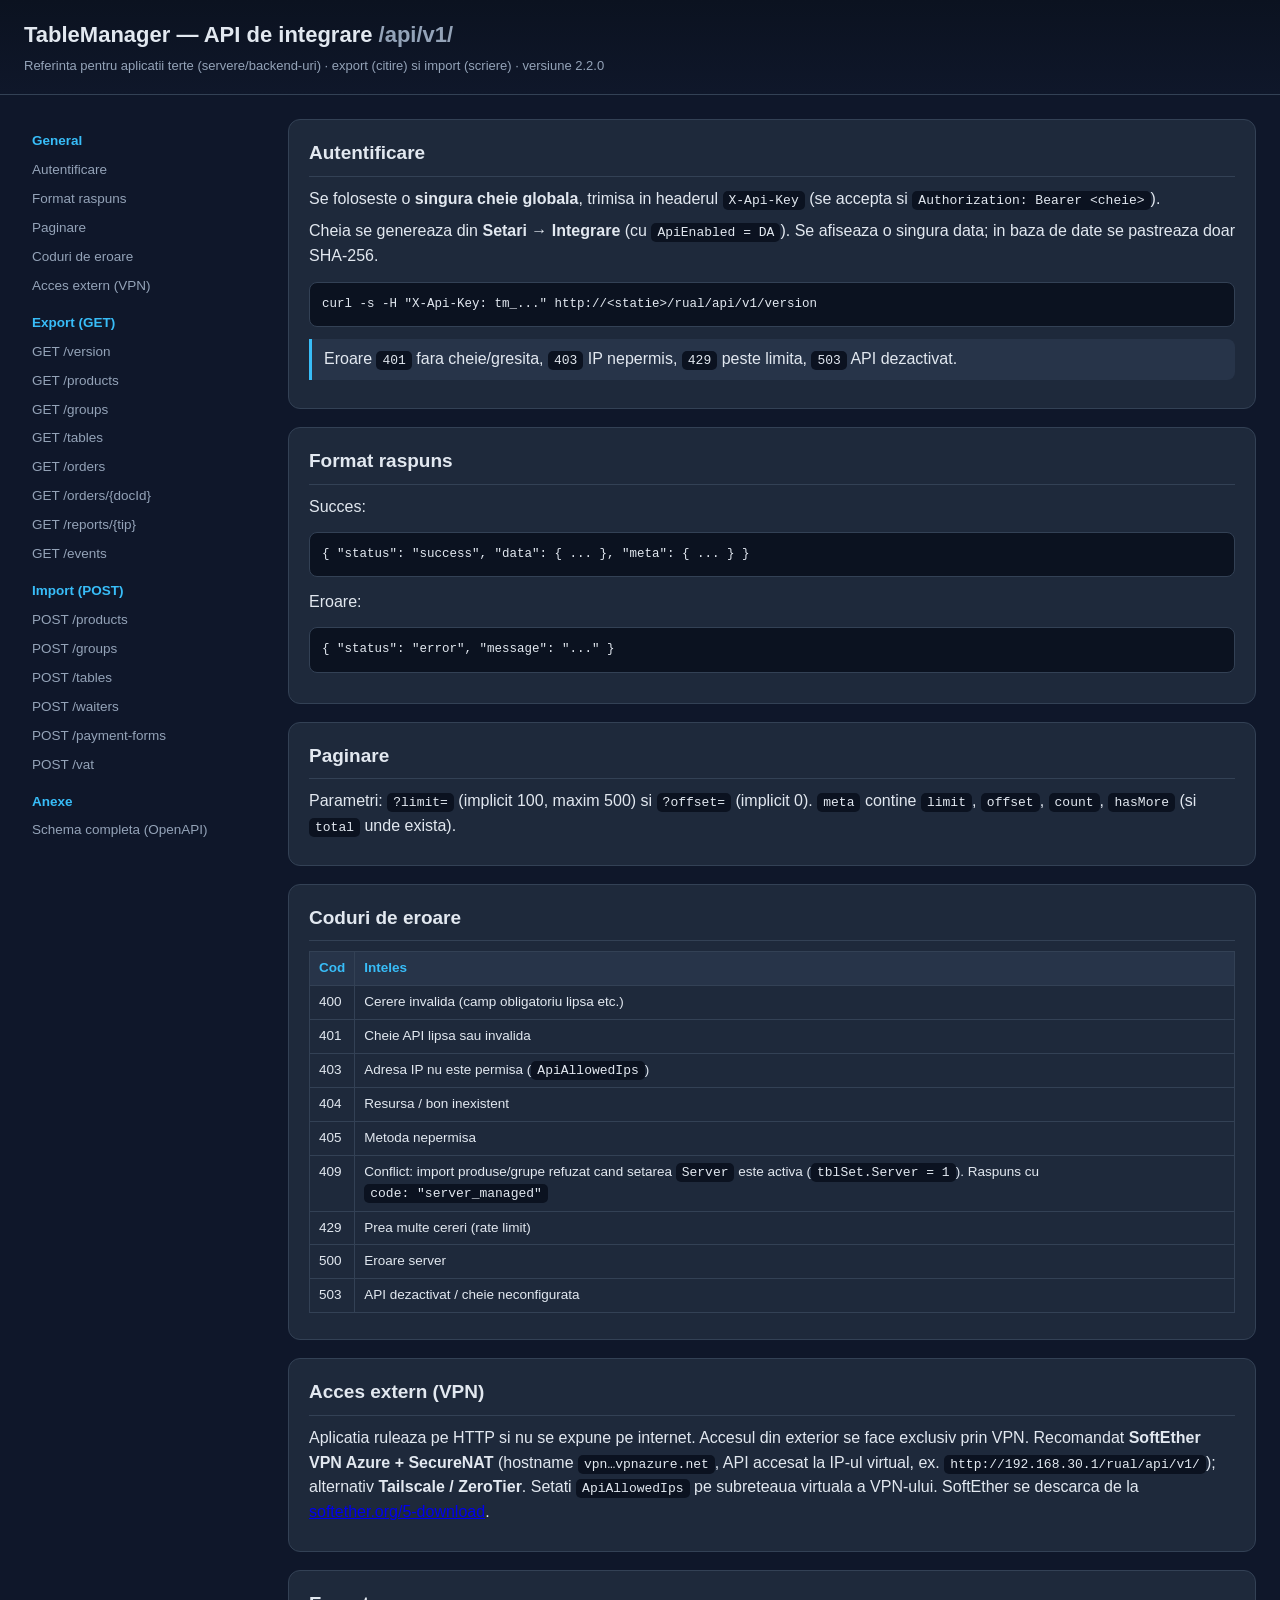
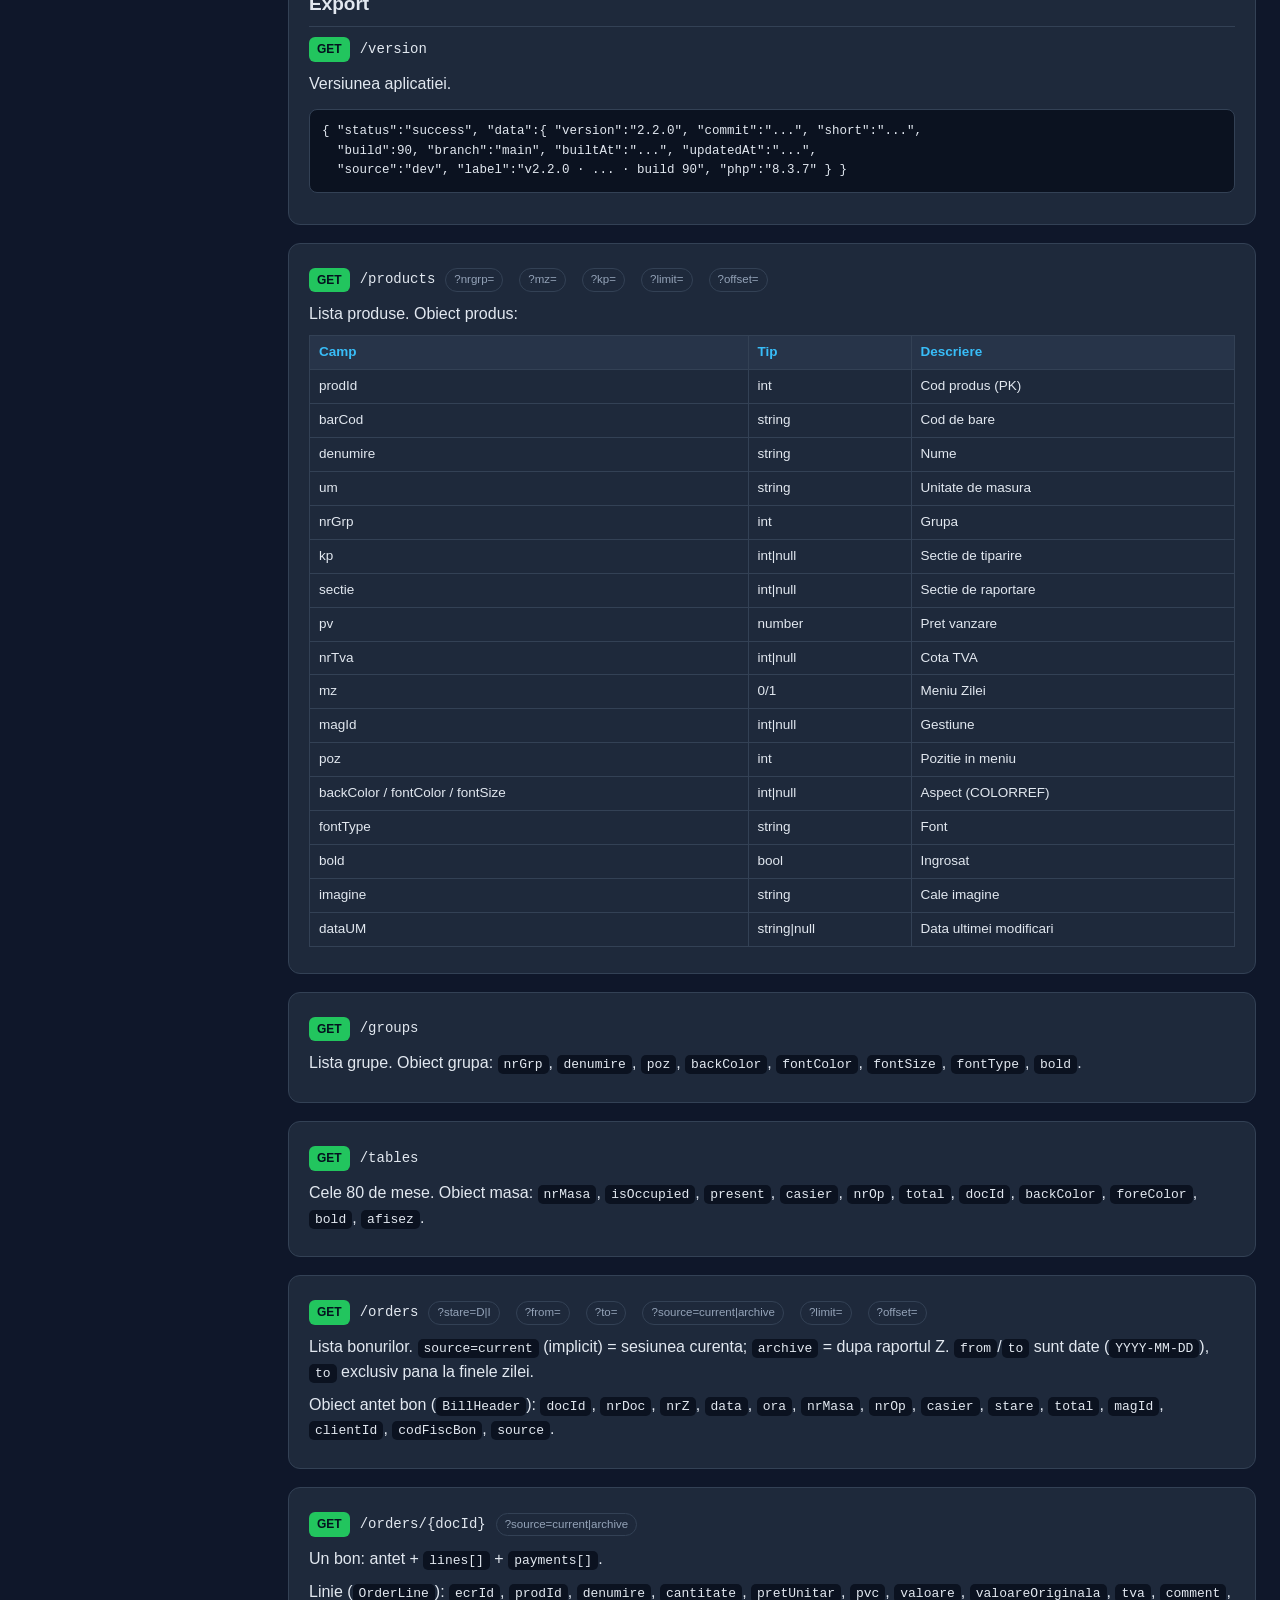
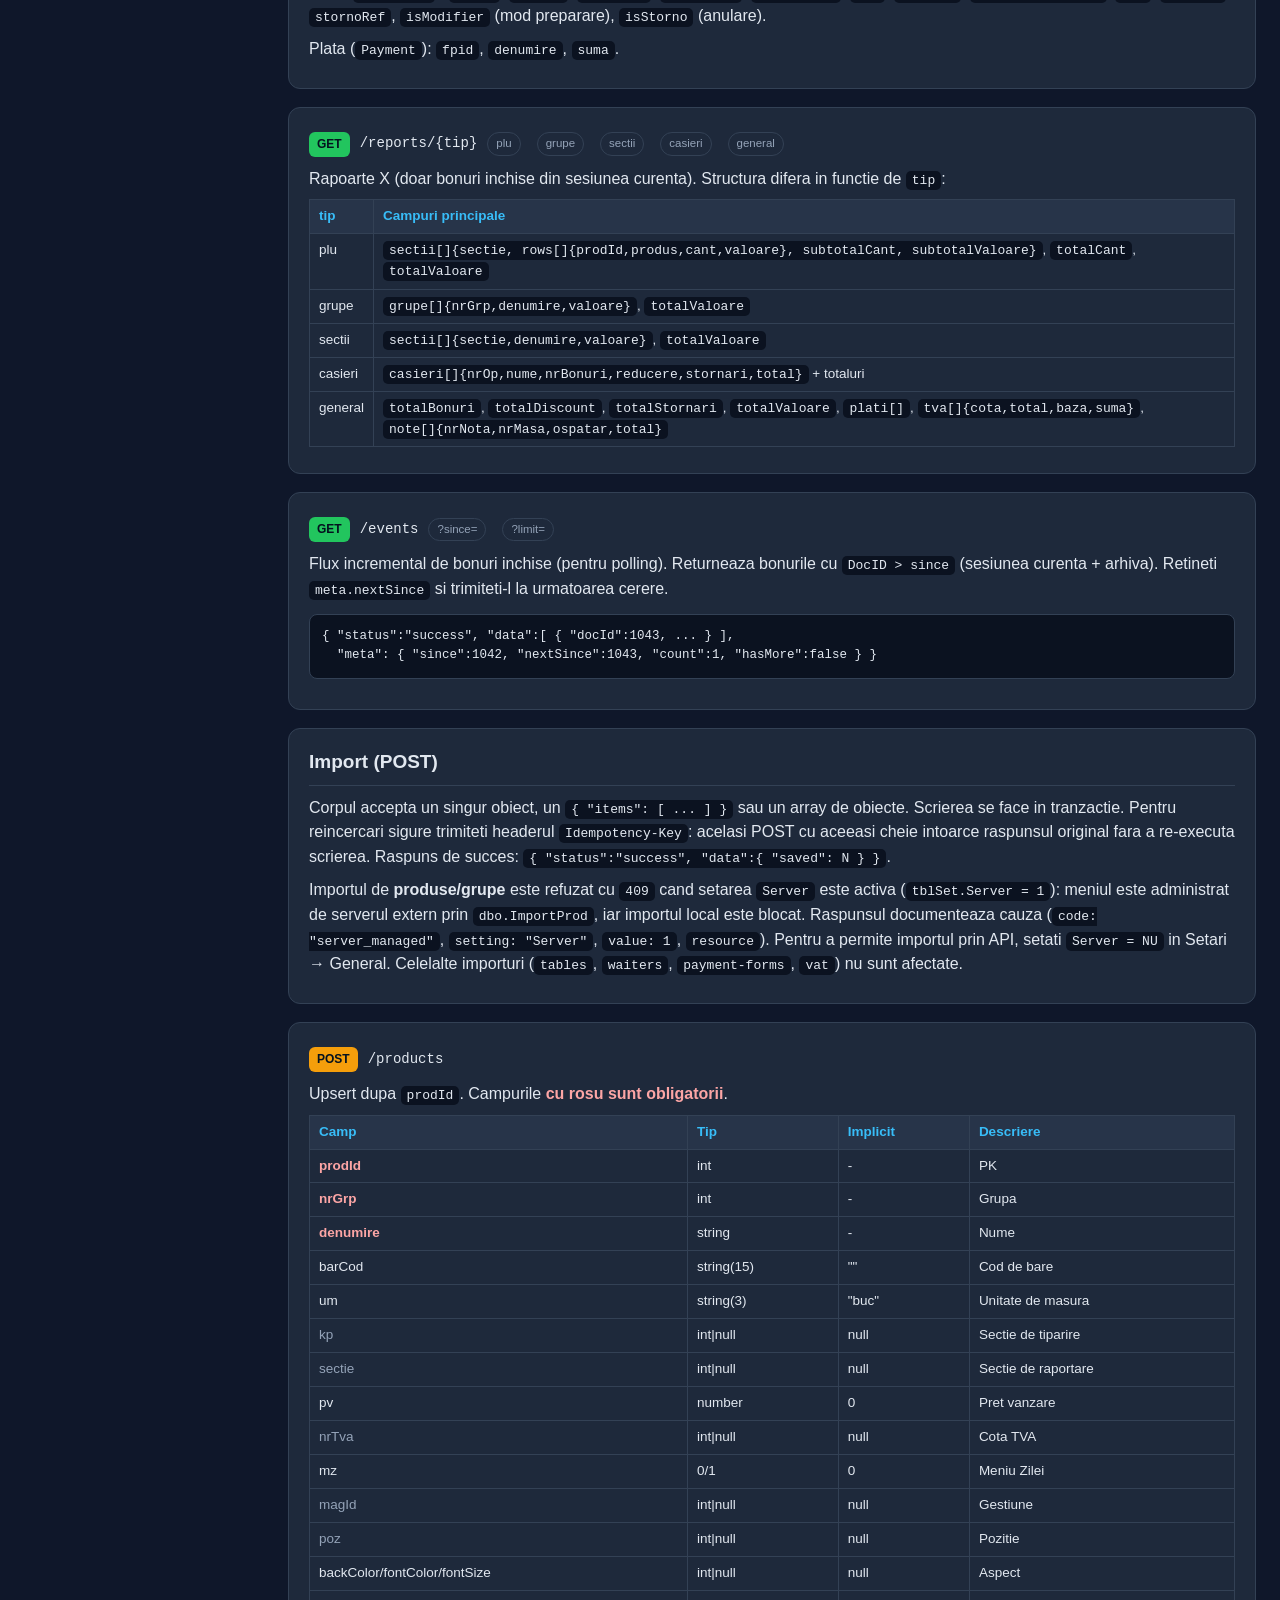
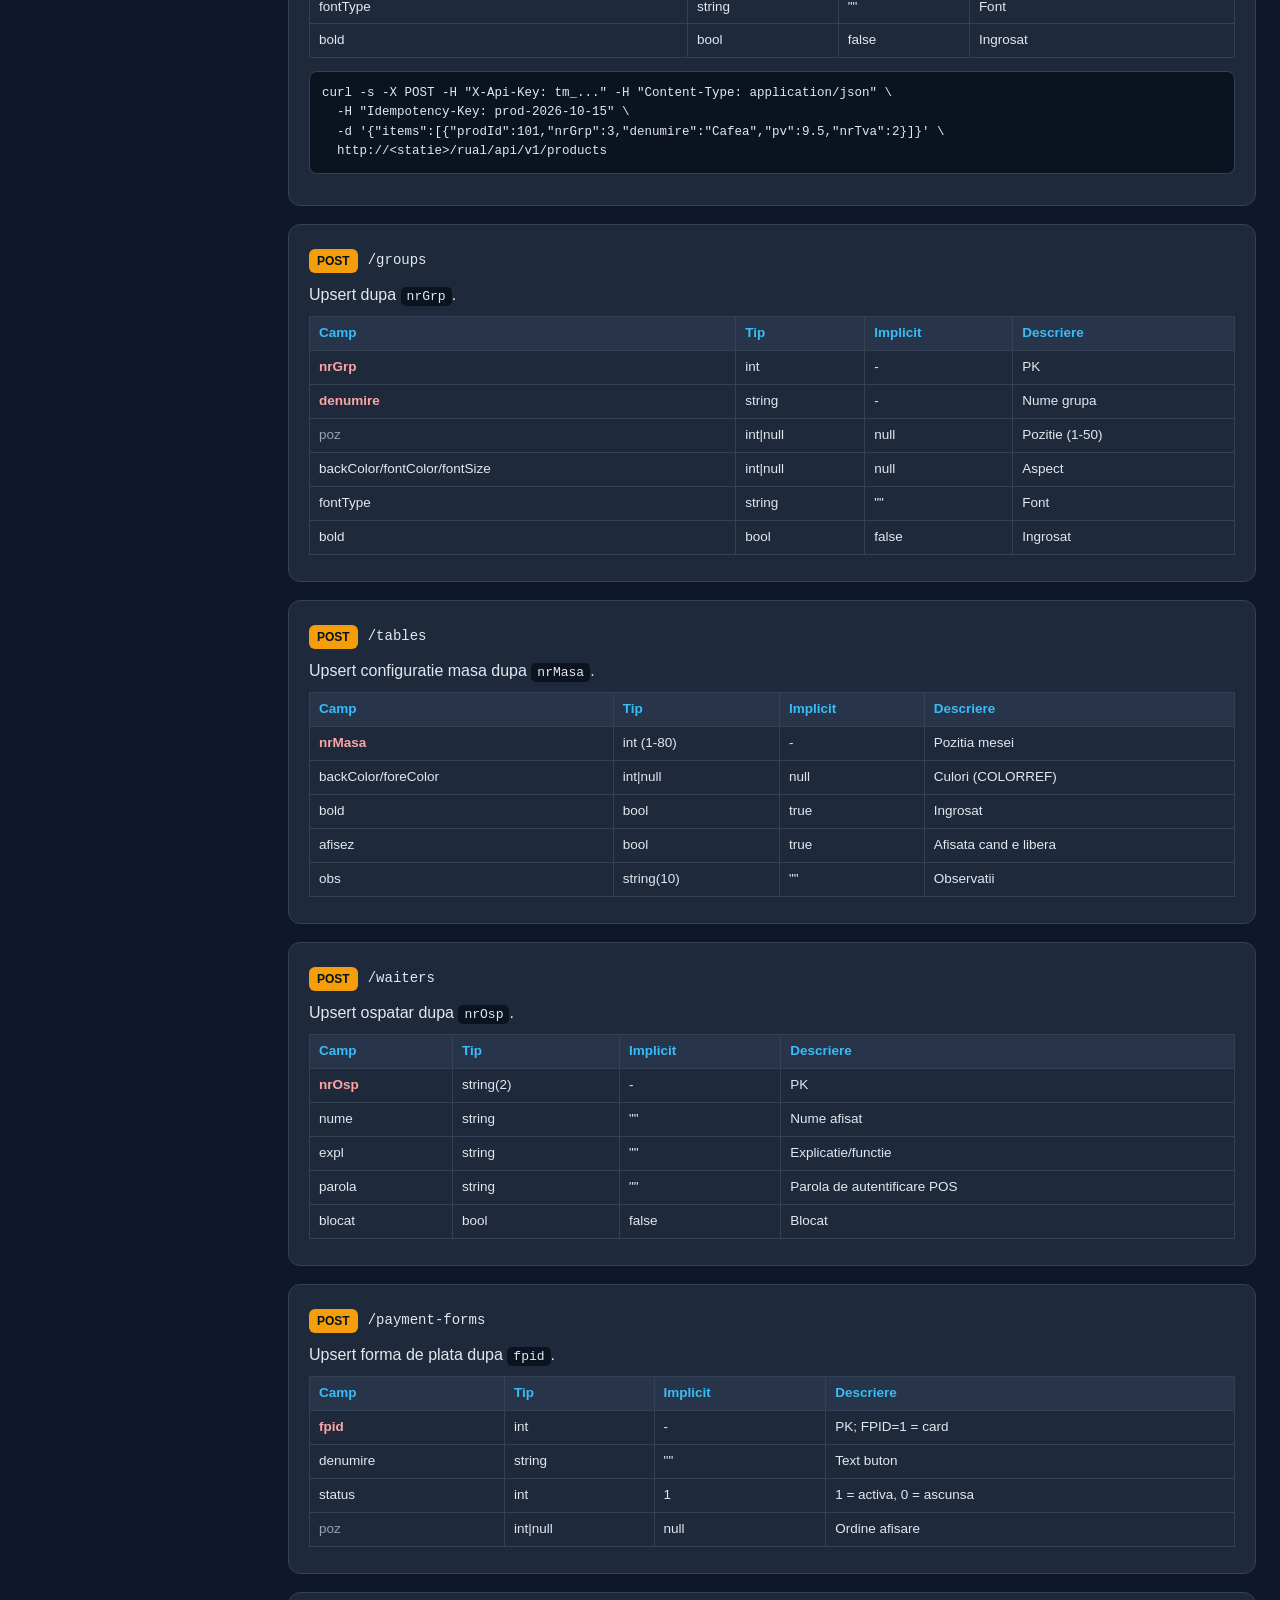
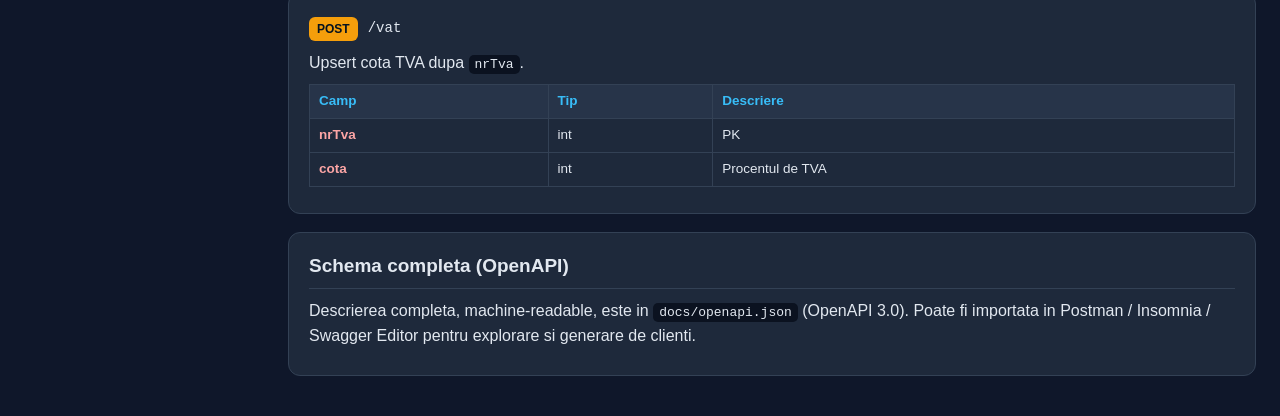
<file: docs/api-reference.html>
<!DOCTYPE html>
<html lang="ro">
<head>
<meta charset="utf-8">
<meta name="viewport" content="width=device-width, initial-scale=1">
<title>TableManager - Referinta API /api/v1/</title>
<style>
  :root{
    --bg:#0f172a; --panel:#1e293b; --panel2:#273449; --fg:#e2e8f0; --muted:#94a3b8;
    --line:#334155; --accent:#38bdf8; --get:#22c55e; --post:#f59e0b; --code:#0b1220;
  }
  *{box-sizing:border-box}
  body{margin:0;font-family:Segoe UI,Roboto,Helvetica,Arial,sans-serif;background:var(--bg);color:var(--fg);line-height:1.55}
  header{position:sticky;top:0;z-index:10;background:linear-gradient(180deg,#0b1220,#0f172a);border-bottom:1px solid var(--line);padding:18px 24px}
  header h1{margin:0;font-size:22px}
  header .sub{color:var(--muted);font-size:13px;margin-top:4px}
  .wrap{display:flex;max-width:1280px;margin:0 auto;gap:24px;padding:24px}
  nav{position:sticky;top:78px;align-self:flex-start;width:240px;flex:0 0 240px;font-size:13.5px}
  nav a{display:block;color:var(--muted);text-decoration:none;padding:4px 8px;border-radius:6px}
  nav a:hover{background:var(--panel);color:var(--fg)}
  nav .grp{color:var(--accent);font-weight:600;margin:12px 8px 4px}
  main{flex:1;min-width:0}
  section{background:var(--panel);border:1px solid var(--line);border-radius:12px;padding:18px 20px;margin-bottom:18px}
  h2{font-size:19px;margin:0 0 10px;border-bottom:1px solid var(--line);padding-bottom:8px}
  h3{font-size:15px;margin:18px 0 8px;color:var(--accent)}
  p{margin:8px 0}
  code{background:var(--code);padding:2px 6px;border-radius:5px;font-family:Consolas,Menlo,monospace;font-size:13px}
  .ep{display:flex;align-items:center;gap:10px;margin:6px 0 10px;flex-wrap:wrap}
  .method{font-weight:700;font-size:12px;padding:3px 8px;border-radius:6px;color:#04121f}
  .method.get{background:var(--get)}
  .method.post{background:var(--post)}
  .path{font-family:Consolas,Menlo,monospace;font-size:14px}
  table{border-collapse:collapse;width:100%;margin:8px 0;font-size:13.5px}
  th,td{border:1px solid var(--line);padding:6px 9px;text-align:left;vertical-align:top}
  th{background:var(--panel2);color:var(--accent);font-weight:600}
  td code{white-space:nowrap}
  .req{color:#fca5a5;font-weight:600}
  .opt{color:var(--muted)}
  pre{background:var(--code);border:1px solid var(--line);border-radius:8px;padding:12px;overflow:auto;font-size:12.5px}
  .muted{color:var(--muted)}
  .pill{display:inline-block;font-size:11.5px;padding:2px 8px;border-radius:999px;border:1px solid var(--line);color:var(--muted);margin-right:6px}
  .note{border-left:3px solid var(--accent);background:var(--panel2);padding:8px 12px;border-radius:0 8px 8px 0;margin:10px 0}
  @media(max-width:900px){.wrap{flex-direction:column}nav{position:static;width:auto;flex:auto}}
</style>
</head>
<body>
<header>
  <h1>TableManager &mdash; API de integrare <span class="muted">/api/v1/</span></h1>
  <div class="sub">Referinta pentru aplicatii terte (servere/backend-uri) &middot; export (citire) si import (scriere) &middot; versiune 2.2.0</div>
</header>

<div class="wrap">
<nav>
  <div class="grp">General</div>
  <a href="#auth">Autentificare</a>
  <a href="#raspuns">Format raspuns</a>
  <a href="#paginare">Paginare</a>
  <a href="#erori">Coduri de eroare</a>
  <a href="#vpn">Acces extern (VPN)</a>
  <div class="grp">Export (GET)</div>
  <a href="#version">GET /version</a>
  <a href="#products-get">GET /products</a>
  <a href="#groups-get">GET /groups</a>
  <a href="#tables-get">GET /tables</a>
  <a href="#orders">GET /orders</a>
  <a href="#order">GET /orders/{docId}</a>
  <a href="#reports">GET /reports/{tip}</a>
  <a href="#events">GET /events</a>
  <div class="grp">Import (POST)</div>
  <a href="#products-post">POST /products</a>
  <a href="#groups-post">POST /groups</a>
  <a href="#tables-post">POST /tables</a>
  <a href="#waiters-post">POST /waiters</a>
  <a href="#payment-forms-post">POST /payment-forms</a>
  <a href="#vat-post">POST /vat</a>
  <div class="grp">Anexe</div>
  <a href="#schema">Schema completa (OpenAPI)</a>
</nav>

<main>

<section id="auth">
  <h2>Autentificare</h2>
  <p>Se foloseste o <strong>singura cheie globala</strong>, trimisa in headerul <code>X-Api-Key</code>
  (se accepta si <code>Authorization: Bearer &lt;cheie&gt;</code>).</p>
  <p>Cheia se genereaza din <strong>Setari &rarr; Integrare</strong> (cu <code>ApiEnabled = DA</code>). Se afiseaza
  o singura data; in baza de date se pastreaza doar SHA-256.</p>
<pre>curl -s -H "X-Api-Key: tm_..." http://&lt;statie&gt;/rual/api/v1/version</pre>
  <div class="note">Eroare <code>401</code> fara cheie/gresita, <code>403</code> IP nepermis, <code>429</code> peste limita, <code>503</code> API dezactivat.</div>
</section>

<section id="raspuns">
  <h2>Format raspuns</h2>
  <p>Succes:</p>
<pre>{ "status": "success", "data": { ... }, "meta": { ... } }</pre>
  <p>Eroare:</p>
<pre>{ "status": "error", "message": "..." }</pre>
</section>

<section id="paginare">
  <h2>Paginare</h2>
  <p>Parametri: <code>?limit=</code> (implicit 100, maxim 500) si <code>?offset=</code> (implicit 0).
  <code>meta</code> contine <code>limit</code>, <code>offset</code>, <code>count</code>, <code>hasMore</code>
  (si <code>total</code> unde exista).</p>
</section>

<section id="erori">
  <h2>Coduri de eroare</h2>
  <table>
    <tr><th>Cod</th><th>Inteles</th></tr>
    <tr><td>400</td><td>Cerere invalida (camp obligatoriu lipsa etc.)</td></tr>
    <tr><td>401</td><td>Cheie API lipsa sau invalida</td></tr>
    <tr><td>403</td><td>Adresa IP nu este permisa (<code>ApiAllowedIps</code>)</td></tr>
    <tr><td>404</td><td>Resursa / bon inexistent</td></tr>
    <tr><td>405</td><td>Metoda nepermisa</td></tr>
    <tr><td>409</td><td>Conflict: import produse/grupe refuzat cand setarea <code>Server</code> este activa (<code>tblSet.Server = 1</code>). Raspuns cu <code>code: "server_managed"</code></td></tr>
    <tr><td>429</td><td>Prea multe cereri (rate limit)</td></tr>
    <tr><td>500</td><td>Eroare server</td></tr>
    <tr><td>503</td><td>API dezactivat / cheie neconfigurata</td></tr>
  </table>
</section>

<section id="vpn">
  <h2>Acces extern (VPN)</h2>
  <p>Aplicatia ruleaza pe HTTP si nu se expune pe internet. Accesul din exterior se face exclusiv
  prin VPN. Recomandat <strong>SoftEther VPN Azure + SecureNAT</strong> (hostname <code>vpn&hellip;vpnazure.net</code>,
  API accesat la IP-ul virtual, ex. <code>http://192.168.30.1/rual/api/v1/</code>); alternativ
  <strong>Tailscale / ZeroTier</strong>. Setati <code>ApiAllowedIps</code> pe subreteaua virtuala a VPN-ului.
  SoftEther se descarca de la <a href="https://www.softether.org/5-download" target="_blank" rel="noopener">softether.org/5-download</a>.</p>
</section>

<section id="version">
  <h2>Export</h2>
  <div class="ep"><span class="method get">GET</span><span class="path">/version</span></div>
  <p>Versiunea aplicatiei.</p>
<pre>{ "status":"success", "data":{ "version":"2.2.0", "commit":"...", "short":"...",
  "build":90, "branch":"main", "builtAt":"...", "updatedAt":"...",
  "source":"dev", "label":"v2.2.0 · ... · build 90", "php":"8.3.7" } }</pre>
</section>

<section id="products-get">
  <div class="ep"><span class="method get">GET</span><span class="path">/products</span>
    <span class="pill">?nrgrp=</span><span class="pill">?mz=</span><span class="pill">?kp=</span>
    <span class="pill">?limit=</span><span class="pill">?offset=</span></div>
  <p>Lista produse. Obiect produs:</p>
  <table>
    <tr><th>Camp</th><th>Tip</th><th>Descriere</th></tr>
    <tr><td>prodId</td><td>int</td><td>Cod produs (PK)</td></tr>
    <tr><td>barCod</td><td>string</td><td>Cod de bare</td></tr>
    <tr><td>denumire</td><td>string</td><td>Nume</td></tr>
    <tr><td>um</td><td>string</td><td>Unitate de masura</td></tr>
    <tr><td>nrGrp</td><td>int</td><td>Grupa</td></tr>
    <tr><td>kp</td><td>int|null</td><td>Sectie de tiparire</td></tr>
    <tr><td>sectie</td><td>int|null</td><td>Sectie de raportare</td></tr>
    <tr><td>pv</td><td>number</td><td>Pret vanzare</td></tr>
    <tr><td>nrTva</td><td>int|null</td><td>Cota TVA</td></tr>
    <tr><td>mz</td><td>0/1</td><td>Meniu Zilei</td></tr>
    <tr><td>magId</td><td>int|null</td><td>Gestiune</td></tr>
    <tr><td>poz</td><td>int</td><td>Pozitie in meniu</td></tr>
    <tr><td>backColor / fontColor / fontSize</td><td>int|null</td><td>Aspect (COLORREF)</td></tr>
    <tr><td>fontType</td><td>string</td><td>Font</td></tr>
    <tr><td>bold</td><td>bool</td><td>Ingrosat</td></tr>
    <tr><td>imagine</td><td>string</td><td>Cale imagine</td></tr>
    <tr><td>dataUM</td><td>string|null</td><td>Data ultimei modificari</td></tr>
  </table>
</section>

<section id="groups-get">
  <div class="ep"><span class="method get">GET</span><span class="path">/groups</span></div>
  <p>Lista grupe. Obiect grupa: <code>nrGrp</code>, <code>denumire</code>, <code>poz</code>,
  <code>backColor</code>, <code>fontColor</code>, <code>fontSize</code>, <code>fontType</code>, <code>bold</code>.</p>
</section>

<section id="tables-get">
  <div class="ep"><span class="method get">GET</span><span class="path">/tables</span></div>
  <p>Cele 80 de mese. Obiect masa: <code>nrMasa</code>, <code>isOccupied</code>, <code>present</code>,
  <code>casier</code>, <code>nrOp</code>, <code>total</code>, <code>docId</code>, <code>backColor</code>,
  <code>foreColor</code>, <code>bold</code>, <code>afisez</code>.</p>
</section>

<section id="orders">
  <div class="ep"><span class="method get">GET</span><span class="path">/orders</span>
    <span class="pill">?stare=D|I</span><span class="pill">?from=</span><span class="pill">?to=</span>
    <span class="pill">?source=current|archive</span><span class="pill">?limit=</span><span class="pill">?offset=</span></div>
  <p>Lista bonurilor. <code>source=current</code> (implicit) = sesiunea curenta; <code>archive</code> = dupa raportul Z.
  <code>from</code>/<code>to</code> sunt date (<code>YYYY-MM-DD</code>), <code>to</code> exclusiv pana la finele zilei.</p>
  <p>Obiect antet bon (<code>BillHeader</code>): <code>docId</code>, <code>nrDoc</code>, <code>nrZ</code>,
  <code>data</code>, <code>ora</code>, <code>nrMasa</code>, <code>nrOp</code>, <code>casier</code>,
  <code>stare</code>, <code>total</code>, <code>magId</code>, <code>clientId</code>, <code>codFiscBon</code>, <code>source</code>.</p>
</section>

<section id="order">
  <div class="ep"><span class="method get">GET</span><span class="path">/orders/{docId}</span>
    <span class="pill">?source=current|archive</span></div>
  <p>Un bon: antet + <code>lines[]</code> + <code>payments[]</code>.</p>
  <p>Linie (<code>OrderLine</code>): <code>ecrId</code>, <code>prodId</code>, <code>denumire</code>,
  <code>cantitate</code>, <code>pretUnitar</code>, <code>pvc</code>, <code>valoare</code>,
  <code>valoareOriginala</code>, <code>tva</code>, <code>comment</code>, <code>stornoRef</code>,
  <code>isModifier</code> (mod preparare), <code>isStorno</code> (anulare).</p>
  <p>Plata (<code>Payment</code>): <code>fpid</code>, <code>denumire</code>, <code>suma</code>.</p>
</section>

<section id="reports">
  <div class="ep"><span class="method get">GET</span><span class="path">/reports/{tip}</span>
    <span class="pill">plu</span><span class="pill">grupe</span><span class="pill">sectii</span>
    <span class="pill">casieri</span><span class="pill">general</span></div>
  <p>Rapoarte X (doar bonuri inchise din sesiunea curenta). Structura difera in functie de <code>tip</code>:</p>
  <table>
    <tr><th>tip</th><th>Campuri principale</th></tr>
    <tr><td>plu</td><td><code>sectii[]{sectie, rows[]{prodId,produs,cant,valoare}, subtotalCant, subtotalValoare}</code>, <code>totalCant</code>, <code>totalValoare</code></td></tr>
    <tr><td>grupe</td><td><code>grupe[]{nrGrp,denumire,valoare}</code>, <code>totalValoare</code></td></tr>
    <tr><td>sectii</td><td><code>sectii[]{sectie,denumire,valoare}</code>, <code>totalValoare</code></td></tr>
    <tr><td>casieri</td><td><code>casieri[]{nrOp,nume,nrBonuri,reducere,stornari,total}</code> + totaluri</td></tr>
    <tr><td>general</td><td><code>totalBonuri</code>, <code>totalDiscount</code>, <code>totalStornari</code>, <code>totalValoare</code>, <code>plati[]</code>, <code>tva[]{cota,total,baza,suma}</code>, <code>note[]{nrNota,nrMasa,ospatar,total}</code></td></tr>
  </table>
</section>

<section id="events">
  <div class="ep"><span class="method get">GET</span><span class="path">/events</span>
    <span class="pill">?since=</span><span class="pill">?limit=</span></div>
  <p>Flux incremental de bonuri inchise (pentru polling). Returneaza bonurile cu <code>DocID &gt; since</code>
  (sesiunea curenta + arhiva). Retineti <code>meta.nextSince</code> si trimiteti-l la urmatoarea cerere.</p>
<pre>{ "status":"success", "data":[ { "docId":1043, ... } ],
  "meta": { "since":1042, "nextSince":1043, "count":1, "hasMore":false } }</pre>
</section>

<section id="import">
  <h2>Import (POST)</h2>
  <p>Corpul accepta un singur obiect, un <code>{ "items": [ ... ] }</code> sau un array de obiecte.
  Scrierea se face in tranzactie. Pentru reincercari sigure trimiteti headerul <code>Idempotency-Key</code>:
  acelasi POST cu aceeasi cheie intoarce raspunsul original fara a re-executa scrierea.
  Raspuns de succes: <code>{ "status":"success", "data":{ "saved": N } }</code>.</p>
  <p>Importul de <strong>produse/grupe</strong> este refuzat cu <code>409</code> cand setarea
  <code>Server</code> este activa (<code>tblSet.Server = 1</code>): meniul este administrat de
  serverul extern prin <code>dbo.ImportProd</code>, iar importul local este blocat. Raspunsul
  documenteaza cauza (<code>code: "server_managed"</code>, <code>setting: "Server"</code>,
  <code>value: 1</code>, <code>resource</code>). Pentru a permite importul prin API, setati
  <code>Server = NU</code> in Setari &rarr; General. Celelalte importuri
  (<code>tables</code>, <code>waiters</code>, <code>payment-forms</code>, <code>vat</code>) nu sunt afectate.</p>
</section>

<section id="products-post">
  <div class="ep"><span class="method post">POST</span><span class="path">/products</span></div>
  <p>Upsert dupa <code>prodId</code>. Campurile <span class="req">cu rosu sunt obligatorii</span>.</p>
  <table>
    <tr><th>Camp</th><th>Tip</th><th>Implicit</th><th>Descriere</th></tr>
    <tr><td class="req">prodId</td><td>int</td><td>-</td><td>PK</td></tr>
    <tr><td class="req">nrGrp</td><td>int</td><td>-</td><td>Grupa</td></tr>
    <tr><td class="req">denumire</td><td>string</td><td>-</td><td>Nume</td></tr>
    <tr><td>barCod</td><td>string(15)</td><td>""</td><td>Cod de bare</td></tr>
    <tr><td>um</td><td>string(3)</td><td>"buc"</td><td>Unitate de masura</td></tr>
    <tr><td class="opt">kp</td><td>int|null</td><td>null</td><td>Sectie de tiparire</td></tr>
    <tr><td class="opt">sectie</td><td>int|null</td><td>null</td><td>Sectie de raportare</td></tr>
    <tr><td>pv</td><td>number</td><td>0</td><td>Pret vanzare</td></tr>
    <tr><td class="opt">nrTva</td><td>int|null</td><td>null</td><td>Cota TVA</td></tr>
    <tr><td>mz</td><td>0/1</td><td>0</td><td>Meniu Zilei</td></tr>
    <tr><td class="opt">magId</td><td>int|null</td><td>null</td><td>Gestiune</td></tr>
    <tr><td class="opt">poz</td><td>int|null</td><td>null</td><td>Pozitie</td></tr>
    <tr><td>backColor/fontColor/fontSize</td><td>int|null</td><td>null</td><td>Aspect</td></tr>
    <tr><td>fontType</td><td>string</td><td>""</td><td>Font</td></tr>
    <tr><td>bold</td><td>bool</td><td>false</td><td>Ingrosat</td></tr>
  </table>
<pre>curl -s -X POST -H "X-Api-Key: tm_..." -H "Content-Type: application/json" \
  -H "Idempotency-Key: prod-2026-10-15" \
  -d '{"items":[{"prodId":101,"nrGrp":3,"denumire":"Cafea","pv":9.5,"nrTva":2}]}' \
  http://&lt;statie&gt;/rual/api/v1/products</pre>
</section>

<section id="groups-post">
  <div class="ep"><span class="method post">POST</span><span class="path">/groups</span></div>
  <p>Upsert dupa <code>nrGrp</code>.</p>
  <table>
    <tr><th>Camp</th><th>Tip</th><th>Implicit</th><th>Descriere</th></tr>
    <tr><td class="req">nrGrp</td><td>int</td><td>-</td><td>PK</td></tr>
    <tr><td class="req">denumire</td><td>string</td><td>-</td><td>Nume grupa</td></tr>
    <tr><td class="opt">poz</td><td>int|null</td><td>null</td><td>Pozitie (1-50)</td></tr>
    <tr><td>backColor/fontColor/fontSize</td><td>int|null</td><td>null</td><td>Aspect</td></tr>
    <tr><td>fontType</td><td>string</td><td>""</td><td>Font</td></tr>
    <tr><td>bold</td><td>bool</td><td>false</td><td>Ingrosat</td></tr>
  </table>
</section>

<section id="tables-post">
  <div class="ep"><span class="method post">POST</span><span class="path">/tables</span></div>
  <p>Upsert configuratie masa dupa <code>nrMasa</code>.</p>
  <table>
    <tr><th>Camp</th><th>Tip</th><th>Implicit</th><th>Descriere</th></tr>
    <tr><td class="req">nrMasa</td><td>int (1-80)</td><td>-</td><td>Pozitia mesei</td></tr>
    <tr><td>backColor/foreColor</td><td>int|null</td><td>null</td><td>Culori (COLORREF)</td></tr>
    <tr><td>bold</td><td>bool</td><td>true</td><td>Ingrosat</td></tr>
    <tr><td>afisez</td><td>bool</td><td>true</td><td>Afisata cand e libera</td></tr>
    <tr><td>obs</td><td>string(10)</td><td>""</td><td>Observatii</td></tr>
  </table>
</section>

<section id="waiters-post">
  <div class="ep"><span class="method post">POST</span><span class="path">/waiters</span></div>
  <p>Upsert ospatar dupa <code>nrOsp</code>.</p>
  <table>
    <tr><th>Camp</th><th>Tip</th><th>Implicit</th><th>Descriere</th></tr>
    <tr><td class="req">nrOsp</td><td>string(2)</td><td>-</td><td>PK</td></tr>
    <tr><td>nume</td><td>string</td><td>""</td><td>Nume afisat</td></tr>
    <tr><td>expl</td><td>string</td><td>""</td><td>Explicatie/functie</td></tr>
    <tr><td>parola</td><td>string</td><td>""</td><td>Parola de autentificare POS</td></tr>
    <tr><td>blocat</td><td>bool</td><td>false</td><td>Blocat</td></tr>
  </table>
</section>

<section id="payment-forms-post">
  <div class="ep"><span class="method post">POST</span><span class="path">/payment-forms</span></div>
  <p>Upsert forma de plata dupa <code>fpid</code>.</p>
  <table>
    <tr><th>Camp</th><th>Tip</th><th>Implicit</th><th>Descriere</th></tr>
    <tr><td class="req">fpid</td><td>int</td><td>-</td><td>PK; FPID=1 = card</td></tr>
    <tr><td>denumire</td><td>string</td><td>""</td><td>Text buton</td></tr>
    <tr><td>status</td><td>int</td><td>1</td><td>1 = activa, 0 = ascunsa</td></tr>
    <tr><td class="opt">poz</td><td>int|null</td><td>null</td><td>Ordine afisare</td></tr>
  </table>
</section>

<section id="vat-post">
  <div class="ep"><span class="method post">POST</span><span class="path">/vat</span></div>
  <p>Upsert cota TVA dupa <code>nrTva</code>.</p>
  <table>
    <tr><th>Camp</th><th>Tip</th><th>Descriere</th></tr>
    <tr><td class="req">nrTva</td><td>int</td><td>PK</td></tr>
    <tr><td class="req">cota</td><td>int</td><td>Procentul de TVA</td></tr>
  </table>
</section>

<section id="schema">
  <h2>Schema completa (OpenAPI)</h2>
  <p>Descrierea completa, machine-readable, este in <code>docs/openapi.json</code> (OpenAPI 3.0).
  Poate fi importata in Postman / Insomnia / Swagger Editor pentru explorare si generare de clienti.</p>
</section>

</main>
</div>
</body>
</html>
</file>
<file: css/pos.css>
/* ==========================================================================
   TableManager Modern POS - CSS
   Reproducere fidela ecran_marcare.PNG + Inchidere_nota.PNG + Mese
   Optimizat Touchscreen (butoane mari, contrast ridicat, fara lag)
   ========================================================================== */

:root {
  --bg-app: #008000;          /* Verdele specific TableManager */
  --bg-order: #ffffff;
  --bg-blue-panel: #232d84;   /* Albastru inchis original */
  --bg-header-gray: #a8a8a8;
  
  --btn-default: #ffffff;
  --btn-default-text: #000000;
  --btn-cyan: #7ce7fa;        /* WR1, WR2, WR3 */
  --btn-action-red: #d40000;
  --btn-selected-yellow: #ffff00;
  
  --font-family: Arial, "Segoe UI", sans-serif;
}

* {
  box-sizing: border-box;
  margin: 0;
  padding: 0;
  user-select: none;
  -webkit-user-select: none;
  touch-action: manipulation;
}

html, body {
  width: 100vw;
  height: 100vh;
  overflow: hidden;
  background-color: var(--bg-app);
  font-family: var(--font-family);
  color: #000000;
}

body {
  display: flex;
  align-items: center;
  justify-content: center;
}

/* Stage: canvas minim 1024x768, scalat proportional.
   Dimensiunile nescalate vin din JS (--pos-stage-w/h) si pot depasi baza pe
   ecrane mai mari; surplusul e absorbit de zonele flexibile (grila, lista nota,
   grila mese), astfel incat canvasul scalat acopera exact fereastra. */
#pos-stage {
  position: relative;
  width: var(--pos-stage-w, 1024px);
  height: var(--pos-stage-h, 768px);
  flex: 0 0 auto;
  transform-origin: center center;
  transform: scale(var(--pos-scale, 1));
  overflow: hidden;
  background-color: var(--bg-app);
  box-shadow: 0 0 20px rgba(0, 0, 0, 0.4);
}

/* Container aplicatie (umple intregul stage, latime+inaltime variabile) */
.pos-viewport {
  width: 100%;
  height: 100%;
  display: flex;
  flex-direction: column;
  padding: 8px 10px 10px 10px;
  background-color: var(--bg-app);
}

/* Antetul superior */
.pos-top-bar {
  display: flex;
  justify-content: space-between;
  align-items: center;
  color: #ffffff;
  font-size: 14px;
  font-weight: 500;
  margin-bottom: 6px;
  padding: 0 4px;
}

/* Containerele de vizualizare (Ecrane) */
.pos-screen {
  display: none;
  flex: 1;
  flex-direction: column;
  min-height: 0;
}

.pos-screen.active {
  display: flex;
}

/* ==========================================================================
   ECRAN 1: MARCARE (ecran_marcare.PNG)
   ========================================================================== */
.marcare-body {
  display: flex;
  flex: 1;
  gap: 8px;
  min-height: 0;
}

/* Panoul din stanga: Nota de plata (latime fixa, nu se largeste pe ecrane late) */
.order-panel {
  width: 410px;
  flex: 0 0 410px;
  background: var(--bg-order);
  border: 1px solid #1a1a1a;
  display: flex;
  flex-direction: column;
  padding: 8px 10px;
  position: relative;
}

.order-top-row-1 {
  display: flex;
  justify-content: space-between;
  align-items: center;
}

.order-datetime {
  font-weight: bold;
  font-size: 14px;
  letter-spacing: 0.5px;
}

/* Camp scanare cod de bare / ProdID (ecran marcare) */
.scan-input {
  background: #ffff0026;
  color: #000;
  border: 2px solid #000;
  border-radius: 3px;
  font-size: 15px;
  font-weight: bold;
  padding: 5px 10px;
  width: 210px;
  outline: none;
}

.scan-input::placeholder {
  color: #555;
  font-weight: normal;
}

.scan-input:focus {
  box-shadow: 0 0 0 2px #ffffff inset;
}

.table-indicator-box {
  display: flex;
  align-items: center;
  gap: 12px;
}

.table-indicator-box .tbl-label {
  font-size: 18px;
  font-weight: bold;
}

.table-indicator-box .tbl-value {
  border: 1px solid #666;
  padding: 1px 32px;
  color: #e60000;
  font-size: 22px;
  font-weight: 900;
  background: #fff;
  cursor: pointer;
}

.order-top-row-2 {
  display: flex;
  justify-content: space-between;
  align-items: center;
  margin-top: 4px;
}

.order-title {
  font-size: 21px;
  font-weight: 900;
  letter-spacing: 1px;
}

.cashier-badge {
  border: 1px solid #666;
  padding: 2px 14px;
  color: #e60000;
  font-size: 18px;
  font-weight: 900;
  letter-spacing: 1px;
}

/* Tabel articole */
.order-items-wrapper {
  display: flex;
  flex-direction: column;
  flex: 1;
  border-top: 1px solid #444;
  margin-top: 6px;
  overflow: hidden;
}

.order-grid-header {
  display: grid;
  grid-template-columns: 1fr 68px 76px;
  background: var(--bg-header-gray);
  color: #fff;
  font-size: 13px;
  font-weight: bold;
  padding: 4px 0;
  border-bottom: 1px solid #777;
}

.order-grid-header div {
  text-align: center;
}
.order-grid-header div:first-child {
  text-align: left;
  padding-left: 8px;
}

.order-items-scroll {
  flex: 1;
  overflow-y: auto;
  background: #fff;
}

.order-row {
  display: grid;
  grid-template-columns: 1fr 68px 76px;
  align-items: center;
  padding: 3px 0;
  font-size: 15px;
  font-weight: bold;
  border-bottom: 1px solid #f0f0f0;
  cursor: pointer;
}

.order-row:hover {
  background: #f8f8f8;
}

.order-row.selected {
  background: #f0f7ff;
}

.order-row-name {
  padding-left: 8px;
  white-space: nowrap;
  overflow: hidden;
  text-overflow: ellipsis;
}

.order-row-qty {
  text-align: center;
  padding: 1px 0;
  cursor: pointer;
}

.order-row.selected .order-row-qty,
.order-row-qty.active {
  background: var(--btn-selected-yellow);
}

/* Cantitate blocata: produs deja trimis la sectie */
.order-row-qty.qty-locked {
  cursor: not-allowed;
  color: #999;
}

.order-row-val {
  text-align: right;
  padding-right: 6px;
  font-variant-numeric: tabular-nums;
}

/* Linie de storno/anulare: produs cu cantitate si valoare negative */
.order-row.storno-row .order-row-name,
.order-row.storno-row .order-row-qty,
.order-row.storno-row .order-row-val {
  color: #cc0000;
  font-weight: bold;
}

.order-row.storno-row .order-row-qty {
  cursor: default;
}

/* Rand de mod de preparare: apare sub produsul caruia i se adreseaza */
.order-mod-row {
  display: flex;
  align-items: center;
  justify-content: space-between;
  gap: 6px;
  padding: 1px 6px 1px 16px;
  font-size: 13px;
  font-style: italic;
  color: #333;
  background: #fff7cc;
  border-bottom: 1px dotted #ddd;
}

.order-mod-text {
  flex: 1;
  min-width: 0;
  white-space: nowrap;
  overflow: hidden;
  text-overflow: ellipsis;
}

.mod-del-btn {
  flex: 0 0 auto;
  width: 22px;
  height: 22px;
  border: 1px solid #999;
  border-radius: 3px;
  background: #fff;
  color: #c00000;
  font-weight: 900;
  font-size: 12px;
  line-height: 1;
  cursor: pointer;
  display: flex;
  align-items: center;
  justify-content: center;
}

.mod-del-btn:active {
  background: #eee;
}

/* Totaluri in stanga jos */
.order-summary-box {
  border-top: 2px solid #222;
  padding-top: 6px;
  display: flex;
  flex-direction: column;
  gap: 3px;
  font-size: 15px;
  font-weight: bold;
}

.summary-line {
  display: flex;
  justify-content: space-between;
}

.summary-line .sum-lbl {
  width: 130px;
  text-align: right;
  padding-right: 14px;
}

.summary-line .sum-val {
  min-width: 90px;
  text-align: right;
  font-variant-numeric: tabular-nums;
}

.summary-divider {
  height: 2px;
  background: #000;
  margin: 3px 0;
}

.summary-line.grand-total {
  font-size: 20px;
  font-weight: 900;
}

/* Plata partiala pe card: sumele aprobate pe terminal (durabile, din audit) */
.card-paid-box {
  border-top: 1px dashed #666;
  margin-top: 4px;
  padding-top: 4px;
  display: flex;
  flex-direction: column;
  gap: 2px;
  font-size: 16px;
  font-weight: bold;
}

.card-paid-box .card-paid-line .sum-val {
  color: #0b6b2f;
}

.card-paid-box .card-rest-line {
  font-size: 18px;
  font-weight: 900;
}

.card-paid-box .card-rest-line .sum-val {
  color: #b00020;
}

/* Mod FastFood: detaliile de plata afisate in locul liniei Total */
.fastfood-receipt {
  display: flex;
  flex-direction: column;
  gap: 2px;
  font-size: 15px;
  font-weight: bold;
}

.ff-receipt-title {
  text-align: center;
  font-size: 13px;
  font-weight: 900;
  color: #004080;
  letter-spacing: 1px;
  margin-bottom: 2px;
}

.ff-receipt-line {
  display: flex;
  justify-content: space-between;
}

.ff-receipt-line span:first-child {
  width: 130px;
  text-align: right;
  padding-right: 14px;
}

.ff-receipt-line span:last-child {
  min-width: 90px;
  text-align: right;
  font-variant-numeric: tabular-nums;
}

.ff-receipt-line.ff-receipt-total {
  font-size: 20px;
  font-weight: 900;
}

.ff-receipt-line.ff-receipt-rest {
  color: #b00000;
}

/* Retiparirea chitantei de card, dupa inchiderea notei in FastFood */
.ff-receipt-reprint {
  margin-top: 8px;
  padding: 8px 10px;
  border: 1px solid #004080;
  border-radius: 6px;
  background: #eaf2ff;
  color: #004080;
  font-weight: 700;
  font-size: 14px;
  cursor: pointer;
}

.ff-receipt-reprint:active {
  background: #cfe0ff;
}

/* Coloana centrala cu butoane Scroll */
.nav-arrows-col {
  display: flex;
  flex-direction: column;
  justify-content: space-between;
  width: 44px;
  flex: 0 0 44px;
  padding: 2px 0 25px 0;
}

.arrow-btn {
  width: 44px;
  height: 54px;
  background: #eaeaea;
  border: 2px solid #555;
  border-radius: 4px;
  font-size: 24px;
  display: flex;
  align-items: center;
  justify-content: center;
  cursor: pointer;
  box-shadow: 1px 1px 2px rgba(0,0,0,0.3);
}

.arrow-btn:active {
  background: #ccc;
  transform: translateY(1px);
}

/* Panoul din dreapta: Meniul cu categorii */
.menu-grid-panel {
  flex: 1;
  min-width: 0;
  background-color: var(--bg-blue-panel);
  border: 2px solid #ffffff;
  padding: 8px;
  display: flex;
  flex-direction: column;
  overflow: hidden;
}

.menu-5x-grid {
  display: grid;
  grid-template-columns: repeat(5, 1fr);
  grid-template-rows: repeat(10, minmax(44px, 1fr));
  gap: 6px;
  width: 100%;
  min-width: 0;
  min-height: 0;
  flex: 1;
}

.grid-pos-btn {
  background: var(--btn-default);
  color: var(--btn-default-text);
  border: 1px solid #111;
  border-radius: 3px;
  font-size: 12px;
  font-weight: bold;
  text-transform: uppercase;
  display: flex;
  align-items: center;
  justify-content: center;
  text-align: center;
  line-height: 1.1;
  padding: 2px;
  min-width: 0;
  overflow: hidden;
  cursor: pointer;
  box-shadow: 1px 1px 2px rgba(0,0,0,0.25);
}

/* Butoanele care afiseaza produse (in grupa si rezultatele cautarii) */
.grid-prod-btn {
  font-size: 12px;
  padding: 2px;
  line-height: 1.15;
  white-space: normal;
  text-transform: none;
  word-break: break-word;
}

.grid-pos-btn:hover {
  background: #f0f0f0;
}

.grid-pos-btn:active {
  transform: scale(0.97);
}

.grid-pos-btn.btn-cyan {
  background: var(--btn-cyan);
  color: #000;
}

.grid-pos-btn.empty {
  visibility: hidden;
}

/* Bara inferioara de actiuni */
.bottom-actions-bar {
  height: 66px;
  background-color: var(--bg-blue-panel);
  border: 2px solid #ffffff;
  margin-top: 8px;
  display: flex;
  align-items: center;
  padding: 0 8px;
  gap: 6px;
}

.act-btn {
  height: 50px;
  min-width: 88px;
  padding: 0 12px;
  background: #fff;
  color: #000;
  border: 1px solid #222;
  border-radius: 3px;
  font-size: 14px;
  font-weight: bold;
  cursor: pointer;
  display: flex;
  align-items: center;
  justify-content: center;
  text-align: center;
  line-height: 1.15;
  box-shadow: 1px 1px 2px rgba(0,0,0,0.25);
}

/* In bara de jos butoanele sunt mai compacte, ca sa incapa pe 1024px latime */
.bottom-actions-bar .act-btn {
  min-width: 76px;
  padding: 0 8px;
  font-size: 13px;
}

.bottom-actions-bar .act-btn.red-text,
.bottom-actions-bar .act-btn.vd-btn {
  font-size: 14px;
}

.act-btn:active {
  background: #ddd;
}

.act-btn:disabled {
  opacity: 0.45;
  cursor: not-allowed;
}

.act-btn.red-text {
  color: var(--btn-action-red);
  font-size: 16px;
  font-weight: 900;
}

.act-btn.vd-btn {
  background: #cc0000;
  color: #fff;
  border-color: #7a0000;
  font-size: 16px;
  font-weight: 900;
}

.act-btn.vd-btn:active {
  background: #a00000;
}

.act-spacer {
  flex: 1;
}

/* ==========================================================================
   ECRAN 2: INCHIDERE NOTA (Inchidere_nota.PNG)
   ========================================================================== */
.payment-screen-layout {
  display: flex;
  flex: 1;
  gap: 8px;
  min-height: 0;
}

.payment-right-panel {
  flex: 1;
  background-color: var(--bg-blue-panel);
  border: 2px solid #ffffff;
  padding: 12px;
  display: flex;
  flex-direction: column;
}

.payment-methods-grid {
  display: grid;
  grid-template-columns: repeat(5, 1fr);
  gap: 8px;
  margin-bottom: 8px;
}

/* Plata combinata = NU: doar formele de plata (fara numpad), centrate. */
.payment-methods-grid.single-mode {
  flex: 1;
  align-content: center;
  grid-template-columns: repeat(3, 1fr);
  margin-bottom: 0;
}

.payment-methods-grid.single-mode .pay-btn {
  height: 90px;
  font-size: 18px;
}

.pay-btn {
  height: 56px;
  background: #ffff00;
  border: 1px solid #111;
  border-radius: 3px;
  font-size: 14px;
  font-weight: 900;
  cursor: pointer;
  display: flex;
  align-items: center;
  justify-content: center;
  gap: 8px;
  box-shadow: 1px 1px 2px rgba(0,0,0,0.3);
}

.pay-btn-icon {
  display: inline-flex;
  align-items: center;
  line-height: 1;
}

.pay-btn-icon svg {
  display: block;
}

.pay-btn.green-text {
  color: #008000;
}

.pay-btn.red-text {
  color: #d40000;
}

.pay-btn.black-text {
  color: #000000;
}

.pay-btn.selected {
  outline: 3px solid #ffffff;
}

.payment-calc-center {
  flex: 1;
  display: flex;
  flex-direction: column;
  align-items: center;
  justify-content: center;
  gap: 16px;
}

.payment-display-row {
  display: flex;
  align-items: center;
  gap: 24px;
}

.payment-label-cash {
  color: #ffffff;
  font-size: 28px;
  font-weight: 900;
  letter-spacing: 1px;
}

.payment-input-box {
  background: #ffffff;
  border: 2px solid #444;
  width: 220px;
  height: 48px;
  font-size: 28px;
  font-weight: 900;
  text-align: right;
  padding: 2px 12px;
  color: #000;
}

.pay-progress {
  color: #ffffff;
  font-size: 15px;
  font-weight: 700;
  text-align: center;
  min-height: 20px;
  letter-spacing: 0.5px;
}

/* Tastatura Numerica Mare (Numpad) */
.pos-numpad-container {
  display: grid;
  grid-template-columns: repeat(3, 76px) 76px;
  grid-template-rows: repeat(4, 66px);
  gap: 8px;
}

.numpad-key {
  background: #eaeaea;
  border: 1px solid #666;
  border-radius: 3px;
  font-size: 26px;
  font-weight: 900;
  cursor: pointer;
  display: flex;
  align-items: center;
  justify-content: center;
  box-shadow: 1px 1px 2px rgba(0,0,0,0.3);
}

.numpad-key:active {
  background: #ccc;
  transform: translateY(1px);
}

.numpad-key.key-c {
  color: #000;
}

.numpad-key.key-ok {
  grid-row: span 2;
  background: #ffffff;
  color: #000;
  font-size: 24px;
}

.numpad-key.key-zero {
  grid-column: span 2;
}

/* ==========================================================================
   ECRAN 3: HARTA MESE (ecran_autentificare_selectie_masa.PNG)
   ========================================================================== */
.tables-screen-layout {
  display: flex;
  flex: 1;
  gap: 10px;
  min-height: 0;
}

.tables-grid-80 {
  flex: 1;
  display: grid;
  grid-template-columns: repeat(10, 1fr);
  grid-template-rows: repeat(8, 1fr);
  gap: 6px;
  padding: 6px;
}

.table-cell-btn {
  display: flex;
  flex-direction: column;
  align-items: center;
  justify-content: center;
  border: 1px solid #ffffff;
  border-radius: 3px;
  cursor: pointer;
  box-shadow: 1px 1px 2px rgba(0,0,0,0.4);
  font-size: 15px;
  font-weight: 900;
  transition: transform 0.1s;
}

.table-cell-btn:active {
  transform: scale(0.96);
}

/* Culori benzi mese */
.table-cell-btn.band-black {
  background: #000000;
  color: #ff0000;
}

.table-cell-btn.band-blue {
  background: #0000ff;
  color: #ff0000;
}

.table-cell-btn.band-green {
  background: #00e800;
  color: #ff0000;
}

.table-cell-btn.band-white {
  background: #f0f0f0;
  color: #000000;
}

.table-cell-btn.table-occupied {
  background: #ffff00 !important;
  color: #c00000 !important;
}

.tables-right-menu {
  width: 140px;
  display: flex;
  flex-direction: column;
  gap: 10px;
  padding-top: 10px;
}

.tables-menu-btn {
  height: 52px;
  background: #ffffff;
  border: 1px solid #222;
  border-radius: 4px;
  font-size: 14px;
  font-weight: bold;
  display: flex;
  align-items: center;
  justify-content: center;
  text-align: center;
  cursor: pointer;
  box-shadow: 1px 1px 3px rgba(0,0,0,0.3);
}

.tables-menu-btn.red-text {
  color: #d40000;
}

.tables-menu-btn.blue-text {
  color: #0000d4;
}

.tables-footer-info {
  display: flex;
  align-items: center;
  gap: 16px;
  color: #ffffff;
  font-size: 13px;
  padding: 4px 6px;
}

.tables-footer-logo {
  width: 32px;
  height: 32px;
  object-fit: contain;
  flex: 0 0 auto;
}

/* ==========================================================================
   ECRAN PROGRAMARE POS
   ========================================================================== */
#screen-programare {
  background-color: var(--bg-blue-panel);
  border: 2px solid #ffffff;
  padding: 10px;
}

.prog-header {
  display: flex;
  justify-content: space-between;
  align-items: center;
  color: #ffffff;
  font-size: 22px;
  font-weight: 900;
  letter-spacing: 1px;
  padding: 4px 6px 12px 6px;
}

/* Indicator de modificari nesalvate (ecranul Conectare server). */
.con-dirty {
  align-self: center;
  background: #b00000;
  color: #ffffff;
  font-size: 12px;
  font-weight: 700;
  letter-spacing: 0;
  padding: 3px 10px;
  border-radius: 10px;
}

/* Identitatea bazei locale (unde se salveaza tblConectare). */
.con-local-info {
  font-size: 13px;
  color: #333333;
  background: #eef3ff;
  border-left: 4px solid #2952a3;
  padding: 6px 10px;
  margin-bottom: 12px;
}
.con-local-info:empty {
  display: none;
}

.prog-grid {
  flex: 1;
  min-height: 0;
  display: grid;
  grid-template-columns: repeat(3, 1fr);
  grid-auto-rows: minmax(64px, 1fr);
  gap: 10px;
}

/* Eticheta versiunii aplicatiei (programare / servicii). */
.app-version {
  font-size: 12px;
  font-weight: 600;
  letter-spacing: 0;
  color: #d7d7d7;
  white-space: nowrap;
}

.serviciu-version {
  margin-top: 10px;
  padding: 8px 10px;
  background: #e8eefc;
  border: 1px solid #b9c6e6;
  border-radius: 6px;
  font-size: 13px;
  font-weight: 600;
  color: #1a2b52;
}

.prog-btn {
  background: #ffffff;
  color: #000000;
  border: 1px solid #222;
  border-radius: 4px;
  font-size: 15px;
  font-weight: bold;
  cursor: pointer;
  display: flex;
  align-items: center;
  justify-content: center;
  text-align: center;
  box-shadow: 1px 1px 3px rgba(0,0,0,0.3);
}

.prog-btn:active {
  background: #dddddd;
}

.prog-btn:disabled {
  background: #cccccc;
  color: #666666;
  border-color: #999;
  cursor: not-allowed;
  box-shadow: none;
  opacity: 0.7;
}

.prog-btn:disabled:active {
  background: #cccccc;
}

/* ==========================================================================
   ECRAN SETARI (tblSet)
   ========================================================================== */
#screen-prog-setari,
#screen-prog-antet,
#screen-prog-nota,
#screen-prog-conectare,
#screen-prog-parole,
#screen-rapoarte {
  background-color: var(--bg-blue-panel);
  border: 2px solid #ffffff;
  padding: 10px;
}

.rapoarte-grid {
  display: grid;
  grid-template-columns: repeat(3, 1fr);
  grid-auto-rows: 90px;
  gap: 10px;
}

.rapoarte-check {
  display: flex;
  align-items: center;
  gap: 12px;
  background: #ffffff;
  border: 1px solid #222;
  border-radius: 4px;
  padding: 0 16px;
  font-size: 18px;
  font-weight: bold;
  cursor: pointer;
  box-shadow: 1px 1px 3px rgba(0,0,0,0.3);
}

.rapoarte-check input {
  width: 24px;
  height: 24px;
  cursor: pointer;
}

.rapoarte-z-btn {
  grid-column: 1 / -1;
  background: #ffff00;
}

.setari-tabs {
  display: flex;
  gap: 8px;
  padding: 0 6px 10px 6px;
}

.setari-tab {
  background: #ffffff;
  color: #000;
  border: 1px solid #222;
  border-radius: 4px;
  padding: 8px 20px;
  font-size: 15px;
  font-weight: bold;
  cursor: pointer;
}

.setari-tab.active {
  background: #ffff00;
}

.setari-content {
  flex: 1;
  min-height: 0;
  overflow-y: auto;
  background: #ffffff;
  border: 1px solid #888;
  border-radius: 3px;
  padding: 14px 16px;
}

.antet-grid {
  display: grid;
  grid-template-columns: repeat(2, 1fr);
  gap: 12px 24px;
}

.nota-record {
  border: 1px solid #bbb;
  border-radius: 4px;
  padding: 10px 12px 12px 12px;
  margin-bottom: 12px;
  background: #f7f7f7;
}

.nota-record-title {
  font-size: 15px;
  font-weight: 900;
  color: #004080;
  margin-bottom: 8px;
}

.nota-fields {
  display: grid;
  grid-template-columns: 1fr 1fr 150px 90px;
  gap: 10px;
  align-items: end;
}

.setari-group-title {
  font-size: 16px;
  font-weight: 900;
  color: #004080;
  border-bottom: 2px solid #004080;
  margin: 16px 0 10px 0;
  padding-bottom: 4px;
}

.setari-group-title:first-child {
  margin-top: 0;
}

.setari-field {
  margin-bottom: 12px;
}

/* Campuri inactive pentru ca setarea de care depind este oprita (ex. RED = NU). */
.setari-field-disabled {
  opacity: 0.5;
}

.setari-label {
  display: block;
  font-size: 13px;
  font-weight: bold;
  color: #333;
  margin-bottom: 3px;
}

.setari-field-row {
  display: flex;
  gap: 8px;
  align-items: center;
}

.setari-input {
  flex: 1;
  width: auto;
}

.setari-desc {
  font-size: 11px;
  color: #777;
  margin-top: 2px;
}

/* Whitelist de IP-uri (tblSet.IpPermise): chips-uri; localhost e blocat. */
.ipw-chips {
  display: flex;
  flex-wrap: wrap;
  gap: 6px;
  margin-bottom: 8px;
  min-height: 28px;
}

.ipw-chip {
  display: inline-flex;
  align-items: center;
  gap: 6px;
  padding: 4px 8px;
  border: 1px solid #b9c3d6;
  border-radius: 999px;
  background: #eef3ff;
  color: #1a2b5c;
  font-size: 12px;
  font-weight: 600;
}

.ipw-chip-locked {
  border-color: #cfd6e2;
  background: #f1f3f7;
  color: #556070;
}

.ipw-lock {
  font-size: 11px;
  opacity: 0.8;
}

.ipw-remove {
  border: none;
  background: transparent;
  color: #b00020;
  font-size: 12px;
  font-weight: 700;
  line-height: 1;
  padding: 0 2px;
  cursor: pointer;
}

.ipw-remove:hover {
  color: #ff0000;
}

.ipw-only-local {
  color: #a15c00;
  font-weight: 600;
}

.ipw-client {
  color: #333;
}

.ipw-add {
  white-space: nowrap;
}

.setari-empty {
  color: #888;
  font-size: 14px;
  padding: 10px;
}

/* ==========================================================================
   AJUTOR CONTEXTUAL: buton rotund "?" + modalul de help
   ========================================================================== */
.help-btn {
  flex: none;
  width: 36px;
  height: 36px;
  min-width: 36px;
  padding: 0;
  border: none;
  border-radius: 50%;
  background: linear-gradient(145deg, #2b6cff 0%, #1105aa 100%);
  color: #ffffff;
  font-size: 20px;
  font-weight: 900;
  line-height: 1;
  cursor: pointer;
  display: flex;
  align-items: center;
  justify-content: center;
  box-shadow: 0 2px 5px rgba(0,0,0,0.35), inset 0 1px 1px rgba(255,255,255,0.35);
  transition: transform 0.12s ease, box-shadow 0.12s ease, filter 0.12s ease;
}

.help-btn:hover {
  filter: brightness(1.1);
  transform: translateY(-1px);
  box-shadow: 0 4px 9px rgba(0,0,0,0.4), inset 0 1px 1px rgba(255,255,255,0.4);
}

.help-btn:active {
  transform: translateY(0);
  box-shadow: 0 1px 3px rgba(0,0,0,0.4);
  filter: brightness(0.95);
}

.help-header-actions {
  display: flex;
  gap: 8px;
  align-items: center;
}

.help-dialog {
  background: #ffffff;
  border: 2px solid #555;
  border-radius: 10px;
  width: 660px;
  max-width: 96%;
  max-height: 92%;
  box-shadow: 0 14px 50px rgba(0,0,0,0.6);
  display: flex;
  flex-direction: column;
  overflow: hidden;
}

.help-dialog .keyboard-dialog-header {
  border-bottom: 2px solid #1105aa;
  flex: none;
}

.help-body {
  flex: 1 1 auto;
  min-height: 0;
  padding: 18px 22px 24px 22px;
  overflow-y: auto;
  font-size: 14px;
  line-height: 1.55;
  color: #222;
}

.help-intro {
  margin: 0 0 12px 0;
  font-size: 14.5px;
  color: #1a2b52;
}

.help-tip {
  margin: 0 0 14px 0;
  padding: 9px 12px;
  background: #eef3ff;
  border-left: 4px solid #2b6cff;
  border-radius: 4px;
  font-size: 13.5px;
  color: #23386b;
}

.help-section {
  margin: 18px 0 8px 0;
  font-size: 15px;
  font-weight: 900;
  color: #004080;
  border-bottom: 2px solid #cfe0ff;
  padding-bottom: 4px;
}

.help-body p {
  margin: 0 0 10px 0;
}

.help-list {
  margin: 0 0 8px 0;
  padding-left: 20px;
}

.help-list li {
  margin-bottom: 7px;
}

.help-field {
  font-weight: 700;
  color: #1105aa;
}

.help-body em {
  color: #555;
}

/* ==========================================================================
   ROLLBACK: lista de puncte de restaurare / versiuni
   ========================================================================== */
.rollback-list {
  max-height: 46vh;
  overflow-y: auto;
  border: 1px solid #bbb;
  border-radius: 4px;
  background: #fafafa;
  padding: 6px;
}

.rollback-section-title {
  font-size: 13px;
  font-weight: 900;
  color: #004080;
  margin: 8px 4px 4px 4px;
}

.rollback-item {
  padding: 8px 10px;
  margin: 3px 0;
  border: 1px solid #ccc;
  border-radius: 4px;
  background: #fff;
  font-size: 13px;
  cursor: pointer;
}

.rollback-item:hover {
  background: #eef3ff;
}

.rollback-item.selected {
  border-color: #1105aa;
  background: #dce8ff;
  box-shadow: 0 0 0 1px #1105aa inset;
}

.rollback-item.current {
  opacity: 0.6;
  cursor: default;
}

.rollback-current-tag {
  color: #0a7a0a;
  font-weight: bold;
  font-size: 12px;
}

/* Servicii (print-service / sync-service) */
.serviciu-card {
  border: 1px solid #bbb;
  border-radius: 4px;
  background: #f7f7f7;
  padding: 12px 14px;
  margin-bottom: 12px;
}

.serviciu-head {
  display: flex;
  align-items: center;
  justify-content: space-between;
  gap: 12px;
  margin-bottom: 10px;
}

.serviciu-nume {
  font-size: 15px;
  font-weight: 900;
  color: #004080;
}

.serviciu-badge {
  font-size: 13px;
  font-weight: 900;
  padding: 4px 12px;
  border-radius: 12px;
  color: #fff;
  background: #888;
}

.serviciu-badge.up {
  background: #0a8f2c;
}

.serviciu-badge.down {
  background: #c01414;
}

.serviciu-actions {
  display: flex;
  flex-wrap: wrap;
  gap: 8px;
}

/* ==========================================================================
   MODAL TASTATURA VIRTUALA / AUTENTIFICARE (ecran_autentificare_selectie_masa2.PNG)
   ========================================================================== */
.modal-keyboard-overlay {
  display: none;
  position: absolute;
  top: 0;
  left: 0;
  width: 100%;
  height: 100%;
  background: rgba(0,0,0,0.5);
  z-index: 1000;
  align-items: center;
  justify-content: center;
}

.modal-keyboard-overlay.active {
  display: flex;
}

/* Confirmarea / alerta trebuie sa fie deasupra oricarui alt modal (ex. coada printare). */
#modal-confirm,
#modal-alert {
  z-index: 3000;
}

/* Modalul de ajutor se deschide si peste editorele (modal-tva/mesaje/...) */
#modal-help {
  z-index: 2500;
}

/* Numpad-ul (parola) se deschide peste orice modal, inclusiv rollback/help. */
#modal-num {
  z-index: 2600;
}

.keyboard-dialog {
  background: #cccccc;
  border: 2px solid #555;
  width: 820px;
  box-shadow: 0 10px 40px rgba(0,0,0,0.6);
  display: flex;
  flex-direction: column;
}

.keyboard-dialog-header {
  background: #ffffff;
  padding: 6px 10px;
  display: flex;
  justify-content: space-between;
  align-items: center;
  font-size: 14px;
  font-weight: bold;
  border-bottom: 2px solid #1105aa;
}

.keyboard-body {
  padding: 20px;
  display: flex;
  flex-direction: column;
  align-items: center;
  gap: 16px;
}

.keyboard-input-display {
  background: #fff;
  border: 1px solid #555;
  width: 240px;
  height: 38px;
  font-size: 22px;
  font-weight: bold;
  text-align: center;
  letter-spacing: 2px;
}

.keyboard-keys-container {
  display: flex;
  gap: 20px;
  width: 100%;
}

.qwerty-section {
  flex: 1;
  display: flex;
  flex-direction: column;
  gap: 6px;
}

.qwerty-row {
  display: flex;
  gap: 6px;
  justify-content: center;
}

.qkey {
  height: 48px;
  min-width: 44px;
  padding: 0 10px;
  background: #ffffff;
  border: 1px solid #777;
  font-size: 18px;
  font-weight: bold;
  cursor: pointer;
  border-radius: 3px;
  display: flex;
  align-items: center;
  justify-content: center;
}

.qkey:active {
  background: #bbb;
}

.qkey.key-space {
  flex: 1;
}

.qkey.key-enter {
  color: #c00000;
  font-weight: 900;
  min-width: 100px;
}

.qkey.fkb-shift-on,
.qkey.fkb-caps-on {
  background: #ffff00;
  border-color: #c9a800;
  box-shadow: inset 0 0 0 2px #c9a800;
}

.numpad-section {
  width: 220px;
  display: grid;
  grid-template-columns: repeat(3, 1fr) 52px;
  grid-template-rows: repeat(4, 48px);
  gap: 6px;
}

.numpad-section .numpad-key {
  font-size: 20px;
}

/* Toast Message */
.pos-toast {
  position: absolute;
  bottom: 80px;
  left: 50%;
  transform: translateX(-50%);
  background: rgba(0, 0, 0, 0.9);
  color: #ffffff;
  padding: 12px 28px;
  border-radius: 30px;
  font-size: 16px;
  font-weight: bold;
  z-index: 2000;
  display: none;
  box-shadow: 0 4px 15px rgba(0,0,0,0.5);
  border: 1px solid #fff;
}

/* Banner de stare a bazei de date: se afiseaza DOAR cat timp aplicatia nu poate
   citi datele (instanta SQL oprita sau inca pornind dupa un reboot). Sta in
   afara canvasului scalat, deci nu este afectat de --pos-scale, si NU blocheaza
   clicurile (pointer-events: none) - butonul Parola trebuie sa rămâna folosibil
   ca sa se poata inchide aplicatia oricand. */
.db-status {
  position: fixed;
  top: 18px;
  left: 50%;
  transform: translateX(-50%);
  z-index: 3000;
  pointer-events: none;
  display: none;
  max-width: 920px;
  padding: 12px 22px;
  border-radius: 10px;
  background: #7a1f1f;
  color: #ffffff;
  border: 2px solid #ffd400;
  box-shadow: 0 6px 22px rgba(0, 0, 0, 0.6);
  text-align: center;
}

.db-status.visible { display: block; }

.db-status-title {
  font-size: 18px;
  font-weight: bold;
  margin-bottom: 4px;
}

.db-status-text {
  font-size: 14px;
  line-height: 1.35;
  white-space: pre-line;
}

/* ==========================================================================
   MODAL CANTITATE (editare cantitate produs cu tastatura numerica)
   ========================================================================== */
.qty-dialog {
  width: 360px;
}

/* TRX_ID pentru suport tehnic: discret, in coltul dialogului POS bancar. */
.pos-banca-trx {
  margin-top: 6px;
  font-family: "Consolas", "Courier New", monospace;
  font-size: 9px;
  line-height: 1.2;
  color: #8a8a8a;
  text-align: right;
  word-break: break-all;
}

/* Suma de plata in modalul de solutionare manuala: elementul pe care operatorul
   il coreleaza cu chitanta fizica, deci scris mare si bold. */
.pos-banca-man-suma {
  font-size: 26px;
  font-weight: bold;
  line-height: 1.25;
  color: #111;
}

.pos-banca-man-op {
  font-size: 14px;
  color: #444;
  margin-top: 4px;
}

.pos-banca-man-note {
  font-size: 12px;
  line-height: 1.4;
  color: #8a6d3b;
  margin-top: 8px;
}

/* Aprobarea e blocata pana la AUTHCODE-ul de pe chitanta (6 caractere). */
#pos-banca-manual-aprobat:disabled {
  background: #d1d5db !important;
  color: #6b7280 !important;
  opacity: 1;
}

/* AUTHCODE-ul din modalul de solutionare manuala (6 caractere A-Z/0-9). */
.pos-banca-cod-row {
  margin: 0 0 14px;
}

.pos-banca-cod-row label {
  display: block;
  font-size: 13px;
  line-height: 1.35;
  color: #444;
  margin: 0 0 6px;
}

.pos-banca-cod {
  width: 100%;
  box-sizing: border-box;
  padding: 10px 12px;
  font-family: "Consolas", "Courier New", monospace;
  font-size: 22px;
  letter-spacing: 8px;
  text-align: center;
  color: #111;
  background: #ffffff;
  border: 2px solid #cfd8e3;
  border-radius: 8px;
  cursor: pointer;
  outline: none;
}

.pos-banca-cod.err {
  border-color: #b00020;
  background: #fff5f5;
}

.pos-banca-cod-hint {
  font-size: 11px;
  color: #7a869a;
  margin-top: 4px;
}

.pos-banca-cod-err {
  font-size: 12px;
  font-weight: bold;
  color: #b00020;
  min-height: 16px;
  margin-top: 4px;
}

/* Lock bancar: nota cu plata pe card incerta este doar citire pana la
   clarificarea platii (banner pus de applyBankPosLockUI din js/pos.js). */
.bank-lock-banner {
  display: flex;
  align-items: center;
  gap: 6px;
  background: #b00020;
  color: #ffffff;
  font-size: 12px;
  font-weight: bold;
  line-height: 1.25;
  padding: 5px 10px;
  border-radius: 6px;
  margin: 0 0 6px;
}

.bank-lock-banner::before {
  content: "⚠";
  font-size: 15px;
  line-height: 1;
}

.bank-lock-body {
  flex: 1;
  min-width: 0;
}

/* TRX_ID-ul incercarii, pe randul lui: monospace, ca sa poata fi comparat
   litera cu litera cu jurnalul terminalului bancar. */
.bank-lock-trx {
  display: block;
  margin-top: 3px;
  font-family: "Consolas", "Courier New", monospace;
  font-size: 12px;
  letter-spacing: 1px;
  color: #ffe4e6;
}

.bank-lock-trx:empty {
  display: none;
}

/* Nota blocata: butoanele care modifica nota se ASCUND (nu doar dezactiveaza -
   un buton gri care nu face nimic polueaza bara), iar in locul lor apar
   actiunile de clarificare a platii pe card (Verifica / Alta forma de plata /
   Am chitanta). Marcare rămâne vizibila: trimite la bucatarie ce s-a adaugat
   inainte de incident. */
#screen-marcare.bank-locked #btn-nota,
#screen-marcare.bank-locked #btn-mod-preparare,
#screen-marcare.bank-locked #btn-discount,
#screen-marcare.bank-locked #btn-vd,
#screen-marcare.bank-locked #btn-qty,
#screen-marcare.bank-locked #btn-transfer,
#screen-marcare.bank-locked #btn-proforma,
#screen-marcare.bank-locked #btn-meniul-zilei {
  display: none !important;
}

/* Butoanele de clarificare: ascunse in modul normal, vizibile doar cu nota
   blocata. Fara !important, ca JS sa poata ascunde Verifica pe protocoalele
   fara jurnal (inline display:none). */
.bank-resolve {
  display: none;
}

#screen-marcare.bank-locked .bank-resolve {
  display: flex;
}

/* Nota goala si blocata: singura iesire este inchiderea pe zero din NOTA,
   deci butonul rămâne la vedere (banner-ul il si mentioneaza). */
#screen-marcare.bank-locked.bank-locked-empty #btn-nota {
  display: flex !important;
}

/* Nota blocata cu plata de card CONFIRMATA (bani aprobati, inca neaplicati pe
   nota): singura ieșire corecta este continuarea platii din NOTA, deci butonul
   rămâne la vedere; restul modificarilor rămân blocate. */
#screen-marcare.bank-locked.bank-locked-payable #btn-nota {
  display: flex !important;
}

/* Grid-ul de produse nu mai reactioneaza la tap cat timp nota este blocata. */
#screen-marcare.bank-locked .menu-5x-grid {
  pointer-events: none;
  opacity: 0.55;
}

#screen-marcare.bank-locked .act-btn:disabled,
#screen-marcare.bank-locked .vd-btn:disabled {
  opacity: 0.45;
}

/* Badge afisat in popup-ul de cantitate cand cantarul electronic nu raspunde. */
.qty-cantar-badge {
  align-self: center;
  background: #b00020;
  color: #ffffff;
  font-size: 12px;
  font-weight: bold;
  padding: 4px 12px;
  border-radius: 999px;
  margin: 2px 0 4px;
  text-align: center;
}

.qty-numpad {
  display: grid;
  grid-template-columns: repeat(3, 1fr) 60px;
  gap: 6px;
  width: 100%;
}

.qty-key {
  height: 46px;
  background: #ffffff;
  border: 1px solid #666;
  border-radius: 3px;
  font-size: 22px;
  font-weight: 900;
  color: #000;
  cursor: pointer;
  display: flex;
  align-items: center;
  justify-content: center;
  box-shadow: 1px 1px 2px rgba(0,0,0,0.2);
}

.qty-key:active {
  background: #ccc;
}

.qty-key.qty-fn {
  background: #eaeaea;
}

.qty-key.qty-zero {
  grid-column: 1 / 4;
  background: #ffffff;
}

.qty-key.qty-ok {
  grid-column: 4;
  grid-row: 4;
  background: #ffff00;
}

/* ==========================================================================
   POPUP COD FISCAL CLIENT (CUI) - tastatura numerica + RO
   ========================================================================== */
.cui-label {
  font-size: 18px;
  font-weight: 900;
  color: #cc0000;
  text-align: center;
  margin-bottom: 6px;
}

.cui-error {
  min-height: 16px;
  margin-top: 4px;
  font-size: 13px;
  font-weight: 700;
  color: #cc0000;
  text-align: center;
}

.cui-numpad {
  display: grid;
  grid-template-columns: repeat(4, 1fr);
  grid-auto-rows: 52px;
  gap: 6px;
  width: 100%;
  margin-top: 12px;
}

.cui-numpad .qty-key {
  height: 100%;
}

.cui-numpad .cui-ok {
  grid-column: 4;
  grid-row: span 2;
  height: auto;
}

.cui-numpad .cui-zero {
  grid-column: span 2;
}

.cui-numpad .cui-ro {
  grid-column: span 2;
  background: #eaeaea;
  letter-spacing: 2px;
}

.cui-remove {
  width: 100%;
  margin-top: 10px;
  background: #eaeaea;
}

.act-btn.cui-set {
  background: #ffff00;
}

/* ==========================================================================
   MODAL TRANSFER PRODUSE
   ========================================================================== */
.transfer-dialog {
  width: 480px;
  background: #cccccc;
  border: 2px solid #555;
  box-shadow: 0 10px 40px rgba(0,0,0,0.6);
  display: flex;
  flex-direction: column;
}

.transfer-body {
  padding: 16px 18px 18px 18px;
  display: flex;
  flex-direction: column;
  align-items: center;
  gap: 12px;
}

.transfer-subtitle {
  font-size: 15px;
  font-weight: bold;
  color: #222;
  text-align: center;
}

.transfer-list {
  width: 100%;
  max-height: 320px;
  overflow-y: auto;
  background: #fff;
  border: 1px solid #888;
  border-radius: 3px;
}

.transfer-product-row {
  display: flex;
  align-items: center;
  justify-content: space-between;
  gap: 8px;
  padding: 10px 12px;
  font-size: 15px;
  font-weight: bold;
  border-bottom: 1px solid #eee;
  cursor: pointer;
  user-select: none;
}

.transfer-product-row:last-child {
  border-bottom: none;
}

.transfer-product-row.selected {
  background: #ffff00;
}

.transfer-product-row .tpr-name {
  flex: 1;
  min-width: 0;
  white-space: nowrap;
  overflow: hidden;
  text-overflow: ellipsis;
}

.transfer-product-row .tpr-qty {
  color: #555;
  font-weight: normal;
  margin-right: 6px;
}

.transfer-product-row .tpr-check {
  width: 22px;
  height: 22px;
  border: 1px solid #777;
  border-radius: 3px;
  background: #fff;
  display: flex;
  align-items: center;
  justify-content: center;
  font-size: 15px;
  font-weight: 900;
  color: #c00000;
}

.transfer-product-row.selected .tpr-check {
  border-color: #000;
  background: #fff;
}

.transfer-list-footer {
  width: 100%;
  display: flex;
  align-items: center;
  gap: 8px;
  margin-top: 4px;
}

.transfer-numpad {
  display: grid;
  grid-template-columns: repeat(3, 1fr);
  gap: 6px;
  width: 100%;
  max-width: 300px;
}

.transfer-key {
  height: 50px;
  background: #fff;
  border: 1px solid #666;
  border-radius: 3px;
  font-size: 22px;
  font-weight: 900;
  color: #000;
  cursor: pointer;
  box-shadow: 1px 1px 2px rgba(0,0,0,0.2);
}

.transfer-key:active {
  background: #ccc;
}

.transfer-key.transfer-key-clear {
  background: #eaeaea;
}

.transfer-key.transfer-key-ok {
  grid-column: 1 / 4;
  background: #ffff00;
}

/* ==========================================================================
   MODAL COTE TVA
   ========================================================================== */
.tva-list {
  width: 100%;
  max-height: 300px;
  overflow-y: auto;
  background: #fff;
  border: 1px solid #888;
  border-radius: 3px;
}

.tva-row {
  display: flex;
  align-items: center;
  justify-content: space-between;
  gap: 8px;
  padding: 10px 12px;
  font-size: 15px;
  font-weight: bold;
  border-bottom: 1px solid #eee;
  cursor: pointer;
}

.tva-row:last-child {
  border-bottom: none;
}

.tva-row.selected {
  background: #ffff00;
}

.tva-row .tva-val {
  color: #333;
  font-weight: bold;
}

.tva-actions {
  width: 100%;
  display: flex;
  justify-content: center;
  gap: 10px;
  margin-top: 4px;
}

#modal-pos-banca .tva-actions {
  flex-wrap: wrap;
}

#pos-banca-manual-info b {
  color: #111;
}

.tva-field {
  width: 100%;
  display: flex;
  flex-direction: column;
  align-items: flex-start;
  gap: 4px;
}

.tva-field label {
  font-size: 13px;
  font-weight: bold;
  color: #222;
}

.tva-input {
  width: 100%;
  height: 42px;
  border: 1px solid #888;
  border-radius: 3px;
  font-size: 20px;
  font-weight: bold;
  padding: 0 10px;
  text-align: center;
}

.tva-input[readonly] {
  background: #e8e8e8;
  color: #666;
}

select.tva-input {
  text-align: left;
  font-size: 16px;
  padding: 0 8px;
}

.tva-list-header {
  width: 100%;
  display: flex;
  justify-content: space-between;
  align-items: center;
  padding: 6px 12px;
  background: var(--bg-header-gray);
  color: #fff;
  font-size: 14px;
  font-weight: bold;
  border-radius: 3px 3px 0 0;
  border-bottom: 1px solid #666;
}

.tva-list {
  border-radius: 0 0 3px 3px;
}

/* ==========================================================================
   MODAL MODURI PREPARARE
   ========================================================================== */
.tva-field-row {
  display: flex;
  align-items: center;
  gap: 6px;
  width: 100%;
}

.tva-field-row .tva-input {
  flex: 1;
}

.fkb-mini {
  flex: 0 0 auto;
  height: 42px;
  min-width: 52px;
  padding: 0 10px;
}

.tva-row .row-mesaj {
  flex: 1;
  min-width: 0;
  text-align: right;
  white-space: nowrap;
  overflow: hidden;
  text-overflow: ellipsis;
}

#modal-fkb {
  z-index: 1200;
  background: transparent;
  align-items: flex-start;
  justify-content: flex-start;
  pointer-events: none;
}

#modal-fkb.active {
  display: block;
}

#modal-fkb .fkb-dialog {
  pointer-events: auto;
  position: absolute;
  left: 150px;
  top: 60px;
  width: 820px;
  box-shadow: 0 8px 30px rgba(0,0,0,0.4);
  user-select: none;
}

#modal-fkb .fkb-dialog .keyboard-dialog-header {
  cursor: move;
  touch-action: none;
}

/* ==========================================================================
   MODAL OSPATARI
   ========================================================================== */
.osp-head,
.osp-row {
  display: grid;
  grid-template-columns: 70px 1fr 1fr;
  align-items: center;
  width: 100%;
}

.osp-head {
  padding: 6px 10px;
  background: var(--bg-header-gray);
  color: #fff;
  font-size: 14px;
  font-weight: bold;
  border-radius: 3px 3px 0 0;
  border-bottom: 1px solid #666;
}

.osp-list {
  width: 100%;
  max-height: 280px;
  overflow-y: auto;
  background: #fff;
  border: 1px solid #888;
  border-top: none;
  border-radius: 0 0 3px 3px;
}

.osp-row {
  padding: 8px 10px;
  font-size: 14px;
  font-weight: bold;
  border-bottom: 1px solid #eee;
  cursor: pointer;
}

.osp-row:last-child {
  border-bottom: none;
}

.osp-row.selected {
  background: #ffff00;
}

.osp-row .osp-cell-mid,
.osp-row .osp-cell-r {
  min-width: 0;
  white-space: nowrap;
  overflow: hidden;
  text-overflow: ellipsis;
}

.osp-row .osp-blocked {
  color: #c00000;
}

/* ==========================================================================
   MODAL SECTII (tblSectii)
   ========================================================================== */
.sect-head,
.sect-row {
  display: grid;
  grid-template-columns: 70px 1fr;
  align-items: center;
  width: 100%;
}

.sect-head {
  padding: 6px 10px;
  background: var(--bg-header-gray);
  color: #fff;
  font-size: 14px;
  font-weight: bold;
  border-radius: 3px 3px 0 0;
  border-bottom: 1px solid #666;
}

.sect-list {
  width: 100%;
  max-height: 280px;
  overflow-y: auto;
  background: #fff;
  border: 1px solid #888;
  border-top: none;
  border-radius: 0 0 3px 3px;
}

.sect-row {
  padding: 8px 10px;
  font-size: 14px;
  font-weight: bold;
  border-bottom: 1px solid #eee;
  cursor: pointer;
}

.sect-row:last-child {
  border-bottom: none;
}

.sect-row.selected {
  background: #ffff00;
}

.sect-row .sect-cell {
  min-width: 0;
  white-space: nowrap;
  overflow: hidden;
  text-overflow: ellipsis;
}

.sect-row .sect-prot {
  color: #c00000;
  font-weight: bold;
}

/* ==========================================================================
   MODAL IMPRIMANTE SECTII (tblKP)
   ========================================================================== */
.kp-head,
.kp-row {
  display: grid;
  grid-template-columns: 70px 1.2fr 1.4fr 70px;
  align-items: center;
  width: 100%;
}

.kp-head {
  padding: 6px 10px;
  background: var(--bg-header-gray);
  color: #fff;
  font-size: 13px;
  font-weight: bold;
  border-radius: 3px 3px 0 0;
  border-bottom: 1px solid #666;
}

.kp-list {
  width: 100%;
  max-height: 270px;
  overflow-y: auto;
  background: #fff;
  border: 1px solid #888;
  border-top: none;
  border-radius: 0 0 3px 3px;
}

.kp-row {
  padding: 8px 10px;
  font-size: 13px;
  font-weight: bold;
  border-bottom: 1px solid #eee;
  cursor: pointer;
}

.kp-row:last-child {
  border-bottom: none;
}

.kp-row.selected {
  background: #ffff00;
}

.kp-row .kp-cell {
  min-width: 0;
  white-space: nowrap;
  overflow: hidden;
  text-overflow: ellipsis;
}

.kp-row.inactive {
  color: #888;
}

.kp-row .kp-on {
  color: #008000;
}

.kp-row .kp-off {
  color: #c00000;
}

.kp-edit-body {
  max-height: 600px;
  overflow-y: auto;
}

/* Stare centrat in lista imprimantelor */
.kp-head > span:last-child,
.kp-row > .kp-on,
.kp-row > .kp-off {
  text-align: center;
}

/* Coada de tiparire (tabel cu coloane fixe: header si randurile se aliniaza) */
.printq-wrap {
  width: 100%;
  max-height: 270px;
  overflow-y: auto;
  background: #fff;
  border: 1px solid #888;
  border-top: none;
  border-radius: 0 0 3px 3px;
}

.printq-table {
  width: 100%;
  table-layout: fixed;
  border-collapse: collapse;
}

.printq-table th {
  position: sticky;
  top: 0;
  z-index: 1;
  padding: 6px 10px;
  background: var(--bg-header-gray);
  color: #fff;
  font-size: 13px;
  font-weight: bold;
  text-align: left;
  border-bottom: 1px solid #666;
}

.printq-table td {
  padding: 6px 6px;
  font-size: 13px;
  font-weight: bold;
  border-bottom: 1px solid #eee;
  white-space: nowrap;
  overflow: hidden;
  text-overflow: ellipsis;
}

.printq-table tbody tr {
  cursor: pointer;
}

.printq-table tbody tr:last-child td {
  border-bottom: none;
}

.printq-table tbody tr.selected td {
  background: #ffff00;
}

.printq-table tbody tr.inactive td {
  color: #888;
}

.printq-table .printq-num {
  text-align: center;
}

.printq-table td.kp-on { color: #008000; }
.printq-table td.kp-off { color: #c00000; }

/* Raport (afisare in modal) */
.raport-content {
  width: 100%;
  max-height: 520px;
  overflow: auto;
  background: #fff;
  border: 1px solid #888;
  border-radius: 3px;
  padding: 10px 12px;
}

.raport-meta {
  font-size: 12px;
  color: #555;
  margin-bottom: 8px;
}

.raport-table {
  width: 100%;
  border-collapse: collapse;
  font-size: 13px;
}

.raport-table th,
.raport-table td {
  padding: 4px 8px;
  border-bottom: 1px solid #eee;
  text-align: left;
}

.raport-table th {
  background: var(--bg-header-gray);
  color: #fff;
  position: sticky;
  top: 0;
}

.raport-table td.num,
.raport-table th.num {
  text-align: right;
  white-space: nowrap;
}

.raport-table tr.raport-sect td {
  background: #d9d9d9;
  color: #000;
  font-weight: bold;
  text-transform: uppercase;
}

.raport-table tr.raport-sub td {
  font-weight: bold;
  background: #f3f3f3;
}

.raport-table tr.raport-total td {
  font-weight: bold;
  background: #ffffcc;
  border-top: 2px solid #888;
}

/* Raport "Note": randuri clickabile + detaliul notei */
.raport-table tr.raport-row-click {
  cursor: pointer;
}
.raport-table tr.raport-row-click:hover td {
  background: #eef4ff;
}
.raport-table tr.nota-det-storno td {
  color: #b00000;
}
.raport-table tr.nota-det-disc td {
  color: #8a6d00;
  font-size: 12px;
  font-style: italic;
}
.raport-table tr.nota-det-mod td {
  color: #666;
  font-size: 12px;
  padding-left: 22px;
}
.nota-det-tag {
  font-size: 10px;
  font-weight: bold;
  color: #fff;
  background: #b00000;
  padding: 1px 4px;
  border-radius: 2px;
}

/* ==========================================================================
   MODAL FORME DE PLATA (tblFP)
   ========================================================================== */
.fp-head,
.fp-row {
  display: grid;
  grid-template-columns: 60px 1fr 60px 80px;
  align-items: center;
  width: 100%;
}

.fp-head {
  padding: 6px 10px;
  background: var(--bg-header-gray);
  color: #fff;
  font-size: 14px;
  font-weight: bold;
  border-radius: 3px 3px 0 0;
  border-bottom: 1px solid #666;
}

.fp-list {
  width: 100%;
  max-height: 300px;
  overflow-y: auto;
  background: #fff;
  border: 1px solid #888;
  border-top: none;
  border-radius: 0 0 3px 3px;
}

.fp-row {
  padding: 9px 10px;
  font-size: 14px;
  font-weight: bold;
  border-bottom: 1px solid #eee;
  cursor: pointer;
}

.fp-row:last-child {
  border-bottom: none;
}

.fp-row.selected {
  background: #ffff00;
}

.fp-row .fp-name {
  min-width: 0;
  white-space: nowrap;
  overflow: hidden;
  text-overflow: ellipsis;
}

.fp-row > span:last-child {
  text-align: center;
}

.fp-on { color: #008000; }
.fp-off { color: #c00000; }

/* ==========================================================================
   ECRAN PROGRAMARE MESE (harta live + inspector)
   ========================================================================== */
.mese-prog-layout {
  flex: 1;
  min-height: 0;
  display: flex;
  gap: 12px;
}

.mese-map-wrap {
  flex: 1;
  min-width: 0;
  display: flex;
  flex-direction: column;
  background: rgba(0,0,0,0.25);
  border-radius: 6px;
  padding: 8px;
}

.mese-map-wrap .tables-grid-80 {
  flex: 1;
}

.mese-map-hint {
  color: #ffffff;
  font-size: 12px;
  padding: 6px 2px 0 2px;
}

/* Celulele hartii din editor */
#mese-prog-grid .table-cell-btn {
  border: 1px solid #ffffff;
}

#mese-prog-grid .table-cell-btn.mese-selected {
  outline: 3px solid #ffff00;
  outline-offset: -3px;
  border-color: #000;
}

#mese-prog-grid .table-cell-btn.mese-empty {
  background: repeating-linear-gradient(45deg, #ffffff 0 6px, #dddddd 6px 12px);
  color: #888888;
  font-size: 20px;
  font-weight: normal;
}

#mese-prog-grid .table-cell-btn.mese-hidden {
  opacity: 0.35;
  filter: grayscale(1);
  text-decoration: line-through;
}

#mese-prog-grid .table-cell-btn .mese-dirty-mark {
  position: absolute;
  top: 2px;
  right: 4px;
  color: #c00000;
  font-size: 11px;
  font-weight: 900;
}

/* Inspector */
.mese-inspector {
  width: 360px;
  flex-shrink: 0;
  background: #e6e6e6;
  border: 1px solid #555;
  border-radius: 6px;
  display: flex;
  flex-direction: column;
  overflow-y: auto;
  padding: 10px;
  box-shadow: 0 6px 20px rgba(0,0,0,0.4);
}

.mese-insp-head {
  display: flex;
  justify-content: space-between;
  align-items: center;
  background: var(--bg-blue-panel);
  color: #ffffff;
  font-weight: 900;
  font-size: 16px;
  letter-spacing: 1px;
  padding: 8px 10px;
  border-radius: 4px;
  margin-bottom: 10px;
}

.mese-empty-msg {
  background: #ffffff;
  border: 1px dashed #999;
  border-radius: 4px;
  padding: 10px;
  font-size: 13px;
  color: #333;
  margin-bottom: 10px;
}

.mese-prev-row {
  display: flex;
  align-items: center;
  gap: 12px;
  margin-bottom: 10px;
}

.mese-prev-tile {
  width: 92px;
  height: 92px;
  border-radius: 4px;
  border: 2px solid #333;
  display: flex;
  align-items: center;
  justify-content: center;
  font-size: 26px;
  font-weight: bold;
}

.mese-prev-info .lab {
  font-size: 11px;
  color: #666;
  font-weight: bold;
  letter-spacing: 1px;
}

.mese-nr-readonly {
  font-size: 26px;
  font-weight: 900;
  color: #111;
}

.mese-swatches {
  display: flex;
  flex-wrap: wrap;
  gap: 6px;
  margin-bottom: 6px;
}

.mese-swatch {
  width: 26px;
  height: 26px;
  border-radius: 3px;
  border: 2px solid #555;
  cursor: pointer;
  position: relative;
  box-shadow: 1px 1px 2px rgba(0,0,0,0.3);
}

.mese-swatch:hover { border-color: #000; }
.mese-swatch.sel { outline: 3px solid #ffff00; }
.mese-swatch.auto-swatch {
  background: repeating-linear-gradient(45deg, #ffffff 0 4px, #cccccc 4px 8px);
  font-size: 13px;
  font-weight: 900;
  color: #333;
  display: flex;
  align-items: center;
  justify-content: center;
}

.mese-color-input {
  width: 44px;
  height: 34px;
  padding: 0;
  border: 2px solid #555;
  border-radius: 3px;
  cursor: pointer;
  background: #fff;
}

.mese-color-extra {
  font-size: 12px;
  color: #555;
  font-weight: bold;
}

.mese-toggle-row {
  display: flex;
  gap: 10px;
}

.mese-toggle-row .tva-field {
  flex: 1;
}

#mese-prog-grid .table-cell-btn {
  position: relative;
}

/* Afisez = 0: atenuare celula (valabil si pe ecranul real de mese) */
.table-cell-btn.mese-hidden {
  opacity: 0.35;
  filter: grayscale(1);
  text-decoration: line-through;
}

/* Masa cu Afisez=0 pe ecranul de selectie: slot gol, ne-selectabil */
.table-cell-btn.table-hidden-slot {
  background: #dddddd;
  color: #888888;
  border: 1px dashed #999999;
  cursor: default;
  box-shadow: none;
  pointer-events: none;
  opacity: 0.6;
}

/* Slot fara masa (Afisez=0 sau fara rand in tblMese): transparent, se vede verdele,
   dar pastreaza pozitia in grila 10x8 */
#tables-grid-container .table-cell-btn.table-empty-slot {
  background: transparent;
  border: none;
  box-shadow: none;
  pointer-events: none;
  cursor: default;
}

/* ==========================================================================
   ECRAN PROGRAMARE GRUPE (grila live 5x10 + inspector)
   ========================================================================== */
#grupe-prog-grid.menu-5x-grid {
  flex: 1;
}

#grupe-prog-grid .grid-pos-btn {
  font-weight: normal;
}

#grupe-prog-grid .grid-pos-btn.grup-selected {
  outline: 3px solid #ffff00;
  outline-offset: -3px;
  border-color: #000;
}

#grupe-prog-grid .grid-pos-btn.grup-empty {
  background: repeating-linear-gradient(45deg, #ffffff 0 6px, #dddddd 6px 12px);
  color: #888888;
  font-weight: normal;
  font-size: 18px;
}

#grupe-prog-grid .grid-pos-btn.grup-new {
  border-style: dashed;
}

/* ==========================================================================
   ECRAN PROGRAMARE PRODUSE (grila live 5x10 pe grupa + inspector)
   ========================================================================== */
#produse-prog-grid.menu-5x-grid {
  flex: 1;
}

#produse-prog-grid .grid-pos-btn {
  font-weight: normal;
}

#produse-prog-grid .grid-pos-btn.prod-selected {
  outline: 3px solid #ffff00;
  outline-offset: -3px;
  border-color: #000;
}

#produse-prog-grid .grid-pos-btn.prod-empty {
  background: repeating-linear-gradient(45deg, #ffffff 0 6px, #dddddd 6px 12px);
  color: #888888;
  font-weight: normal;
  font-size: 18px;
}

#produse-prog-grid .grid-pos-btn.prod-new {
  border-style: dashed;
}

/* Combobox-uri (sectii, TVA, grupe) din editor */
.prod-combo {
  font-size: 14px;
  font-weight: bold;
  padding: 5px 6px;
  border: 1px solid #555;
  border-radius: 3px;
  min-height: 32px;
  max-width: 230px;
  background: #fff;
}

.mese-inspector select.prod-combo {
  width: 100%;
}

.mese-inspector .mese-insp-head select.prod-combo {
  width: auto;
}

.prog-header select.prod-combo {
  background: #fff;
}

/* Sectie (2/3) + Cota TVA (1/3) pe aceeasi linie, in inspectorul de produse */
.prod-line-2 {
  display: flex;
  gap: 10px;
  align-items: flex-start;
}

.prod-line-2 .tva-field.prod-line-2-2 { flex: 2; }
.prod-line-2 .tva-field.prod-line-2-1 { flex: 1; }

/* Numerotare discreta a sloturilor libere (pozitia in coltul celulei) */
#produse-prog-grid .grid-pos-btn { position: relative; }

#produse-prog-grid .prod-slot-nr {
  position: absolute;
  top: 1px;
  left: 3px;
  font-size: 9px;
  font-weight: normal;
  color: #999;
  line-height: 1;
  pointer-events: none;
}

/* Numerotare sloturi libere si in grila grupelor */
#grupe-prog-grid .grid-pos-btn { position: relative; }

#grupe-prog-grid .prod-slot-nr {
  position: absolute;
  top: 1px;
  left: 3px;
  font-size: 9px;
  font-weight: normal;
  color: #999;
  line-height: 1;
  pointer-events: none;
}

/* ==========================================================================
   MODAL DISCOUNT
   ========================================================================== */
.discount-dialog {
  width: 880px;
  max-width: 96vw;
  background: #eef1f5;
  border: 2px solid #444;
  border-radius: 6px;
  box-shadow: 0 10px 40px rgba(0,0,0,0.6);
  display: flex;
  flex-direction: column;
}

.discount-body {
  padding: 16px;
  display: flex;
  flex-direction: column;
  gap: 14px;
  max-height: 88vh;
  overflow-y: auto;
}

.discount-section-title {
  font-size: 13px;
  font-weight: bold;
  color: #333;
  text-transform: uppercase;
  letter-spacing: 0.4px;
  margin-bottom: 6px;
}

.disc-scope {
  display: flex;
  gap: 10px;
}

.disc-scope-btn {
  flex: 1;
  display: flex;
  flex-direction: column;
  align-items: center;
  gap: 4px;
  padding: 12px 10px;
  border: 2px solid #aaa;
  border-radius: 6px;
  background: #fff;
  cursor: pointer;
}

.disc-scope-btn:disabled {
  opacity: 0.45;
  cursor: not-allowed;
}

.disc-scope-btn.on {
  border-color: #1105aa;
  background: #dde1ff;
}

.disc-scope-btn .disc-scope-title {
  font-size: 14px;
  font-weight: 900;
  color: #1105aa;
}

.disc-scope-btn .disc-scope-sub {
  font-size: 13px;
  color: #444;
}

.disc-mode-row {
  display: flex;
  align-items: center;
  gap: 16px;
}

.disc-mode-row .disc-section-title {
  margin-bottom: 0;
}

.disc-mode {
  display: flex;
  gap: 8px;
}

.disc-mode-btn {
  padding: 8px 18px;
  border: 2px solid #aaa;
  border-radius: 6px;
  background: #fff;
  font-size: 15px;
  font-weight: bold;
  cursor: pointer;
}

.disc-mode-btn.on {
  border-color: #1105aa;
  background: #1105aa;
  color: #fff;
}

.disc-main {
  display: flex;
  gap: 18px;
}

.disc-left {
  flex: 0 0 300px;
  display: flex;
  flex-direction: column;
}

.disc-value-box {
  display: flex;
  align-items: baseline;
  gap: 8px;
  padding: 12px 14px;
  background: #fff;
  border: 2px solid #555;
  border-radius: 6px;
}

.disc-value-box #disc-value {
  font-size: 34px;
  font-weight: 900;
  color: #000;
  min-width: 120px;
}

.disc-value-box #disc-value-suffix {
  font-size: 18px;
  font-weight: bold;
  color: #555;
}

/* Modal VD (anulare articol) */
.disc-value-box #void-value {
  font-size: 34px;
  font-weight: 900;
  color: #000;
  min-width: 120px;
}

.disc-value-box #void-value-suffix {
  font-size: 18px;
  font-weight: bold;
  color: #555;
}

.void-prod-name {
  font-size: 18px;
  font-weight: 900;
  color: #000;
  margin-bottom: 8px;
}

.void-info {
  display: flex;
  gap: 18px;
  flex-wrap: wrap;
  font-size: 14px;
  color: #333;
  background: #fff;
  border: 1px solid #bbb;
  border-radius: 6px;
  padding: 8px 12px;
}

.void-info b {
  color: #000;
}

.void-warn {
  margin-top: 8px;
  min-height: 18px;
  font-size: 13px;
  font-weight: bold;
  color: #cc0000;
}

.disc-est {
  background: #fff;
  border: 1px solid #bbb;
  border-radius: 6px;
  padding: 8px 12px;
}

.disc-est-row {
  display: flex;
  justify-content: space-between;
  font-size: 14px;
  padding: 3px 0;
  color: #333;
}

.disc-est-row span:last-child {
  font-weight: bold;
}

.disc-est-total {
  border-top: 2px solid #444;
  margin-top: 4px;
  padding-top: 7px;
  font-size: 16px;
}

.disc-est-total span:last-child {
  color: #008000;
}

.disc-right {
  flex: 1;
  display: flex;
  flex-direction: column;
}

.disc-presets {
  display: grid;
  grid-template-columns: repeat(3, 1fr);
  gap: 6px;
}

.disc-preset-btn {
  padding: 9px 4px;
  font-size: 15px;
  font-weight: bold;
  border: 1px solid #999;
  border-radius: 5px;
  background: #fff;
  cursor: pointer;
}

.disc-preset-btn:active {
  background: #ddd;
}

.disc-numpad {
  display: grid;
  grid-template-columns: repeat(3, 1fr);
  gap: 6px;
}

.disc-numpad-key {
  height: 46px;
  font-size: 20px;
  font-weight: bold;
  background: #fff;
  border: 1px solid #999;
  border-radius: 5px;
  cursor: pointer;
}

.disc-numpad-key:active {
  background: #ccc;
}

.disc-numpad-fn {
  color: #c00000;
}

.disc-motiv {
  display: flex;
  align-items: center;
  gap: 12px;
}

.disc-motiv label {
  font-size: 13px;
  font-weight: bold;
  color: #333;
  white-space: nowrap;
}

.disc-motiv-select {
  flex: 1;
  height: 38px;
  font-size: 15px;
  padding: 0 8px;
  border: 1px solid #999;
  border-radius: 5px;
  background: #fff;
}

.disc-actions {
  display: flex;
  justify-content: flex-end;
  gap: 12px;
}

.disc-btn-cancel,
.disc-btn-apply {
  padding: 12px 26px;
  font-size: 16px;
  font-weight: bold;
  border-radius: 6px;
  border: none;
  cursor: pointer;
}

.disc-btn-cancel {
  background: #e0e0e0;
  color: #000;
  border: 1px solid #999;
}

.disc-btn-apply {
  background: #008000;
  color: #fff;
  box-shadow: 0 3px 8px rgba(0,128,0,0.4);
}

.disc-btn-apply:disabled {
  background: #9bbb9b;
  cursor: not-allowed;
}

.order-row .disc-badge {
  color: #008000;
  font-weight: 900;
  margin-left: 4px;
}

/* ==========================================================================
   ECRAN IMPRIMANTE (sectii logice + destinatii fizice)
   ========================================================================== */
.impr-layout {
  flex: 1;
  min-height: 0;
  display: flex;
  gap: 10px;
}

.impr-list-panel {
  width: 300px;
  flex-shrink: 0;
  background: #e6e6e6;
  border: 1px solid #555;
  border-radius: 6px;
  display: flex;
  flex-direction: column;
  padding: 10px;
  min-height: 0;
}

.impr-list {
  flex: 1;
  min-height: 0;
  overflow-y: auto;
  margin: 6px 0;
  display: flex;
  flex-direction: column;
  gap: 5px;
}

.impr-list-item {
  display: flex;
  align-items: center;
  justify-content: space-between;
  gap: 8px;
  padding: 8px 10px;
  border: 1px solid #bbb;
  border-radius: 5px;
  background: #ffffff;
  cursor: pointer;
  font-size: 14px;
  font-weight: bold;
  color: #222;
}

.impr-list-item.selected {
  background: var(--btn-selected-yellow);
  border-color: #000;
}

.impr-list-item.inactive {
  opacity: .55;
}

.impr-list-item .impr-li-nr {
  color: var(--bg-blue-panel);
  font-weight: 900;
}

.impr-list-item .impr-li-sub {
  font-size: 11px;
  font-weight: normal;
  color: #666;
  white-space: nowrap;
  overflow: hidden;
  text-overflow: ellipsis;
  max-width: 140px;
}

.impr-inspector {
  flex: 1;
  min-width: 0;
  background: #e6e6e6;
  border: 1px solid #555;
  border-radius: 6px;
  overflow-y: auto;
  padding: 10px;
}

.impr-global {
  width: 400px;
  flex-shrink: 0;
  background: #e6e6e6;
  border: 1px solid #555;
  border-radius: 6px;
  overflow-y: auto;
  padding: 10px;
}

.impr-panel-title {
  font-size: 13px;
  font-weight: 900;
  letter-spacing: .6px;
  color: var(--bg-blue-panel);
  padding: 4px 2px;
  text-transform: uppercase;
}

.impr-sep {
  height: 1px;
  background: #bbb;
  margin: 10px 0;
}

.impr-empty {
  background: #ffffff;
  border: 1px dashed #999;
  border-radius: 4px;
  padding: 12px;
  color: #333;
  font-size: 13px;
}

.impr-badge {
  display: inline-block;
  padding: 5px 10px;
  border-radius: 12px;
  font-size: 12px;
  font-weight: bold;
  color: #ffffff;
}

.impr-badge.on {
  background: #008000;
}

.impr-badge.off {
  background: #b00000;
}

.impr-hint {
  font-size: 12px;
  color: #444;
  background: #f5f5f5;
  border-left: 3px solid var(--bg-blue-panel);
  padding: 6px 8px;
  border-radius: 3px;
}

.impr-insp-head {
  display: flex;
  justify-content: space-between;
  align-items: center;
  background: var(--bg-blue-panel);
  color: #ffffff;
  font-weight: 900;
  font-size: 16px;
  letter-spacing: 1px;
  padding: 8px 10px;
  border-radius: 4px;
  margin-bottom: 10px;
}

.impr-dirty {
  color: #ffff00;
  font-size: 12px;
}

.impr-global-block {
  background: #ffffff;
  border: 1px solid #ccc;
  border-radius: 5px;
  padding: 8px;
  margin-bottom: 10px;
  display: flex;
  flex-direction: column;
  gap: 8px;
}

.impr-global-block .impr-panel-title {
  padding: 0;
}

.impr-inspector .tva-field,
.impr-global-block .tva-field {
  margin-bottom: 6px;
}

/* ==========================================================================
   ECRAN FACTURARE POS (emulare ecran facturare aplicatie VBA)
   ========================================================================== */
#screen-facturare {
  padding: 0;
}

.fact-screen {
  flex: 1;
  min-height: 0;
  display: flex;
  flex-direction: column;
  background: #c0c0c0;
  border: 1px solid #000000;
  color: #000000;
  font-family: Arial, "Segoe UI", sans-serif;
  padding-bottom: 10px;
  overflow: auto;
}

.fact-titlebar {
  display: flex;
  justify-content: space-between;
  align-items: center;
  padding: 5px 8px;
  font-size: 15px;
  font-weight: bold;
  background: #c0c0c0;
  border-bottom: 1px solid #808080;
}

.fact-close-btn {
  min-width: 90px;
  height: 28px;
  background: #e8e8e8;
  border: 1px solid #333;
  border-radius: 2px;
  font-size: 13px;
  font-weight: bold;
  cursor: pointer;
}

.fact-close-btn:active {
  background: #cfcfcf;
}

.fact-redline {
  height: 3px;
  background: #ff0000;
  margin: 0 4px;
}

.fact-body {
  display: flex;
  align-items: flex-start;
  gap: 10px;
  padding: 12px 22px 0 22px;
}

.fact-form {
  flex: 1;
  min-width: 0;
}

.fact-cif-title {
  font-size: 19px;
  font-weight: bold;
  color: #111;
  margin-bottom: 12px;
}

.fact-field-row {
  display: flex;
  align-items: center;
  margin-bottom: 13px;
}

.fact-lbl {
  width: 128px;
  flex: 0 0 128px;
  font-size: 14px;
  font-weight: bold;
  color: #111;
}

.fact-vat-lbl {
  width: auto;
  flex: 0 0 auto;
  margin: 0 8px 0 12px;
}

.fact-input {
  height: 26px;
  border: 1px solid #444;
  background: #ffffff;
  color: #000;
  font-size: 14px;
  padding: 2px 6px;
  outline: none;
}

.fact-input:focus {
  border-color: #1105aa;
  box-shadow: 0 0 0 2px rgba(17,5,170,0.25);
}

.fact-input[readonly] {
  background: #d0d0d0;
  color: #333;
}

.fact-input-cif { width: 190px; }
.fact-input-vat { width: 70px; }
.fact-input-long { width: 56%; min-width: 320px; }
.fact-input-short { width: 42%; min-width: 240px; }

.fact-anaf-btn {
  height: 26px;
  margin-left: 12px;
  padding: 0 14px;
  background: #e8e8e8;
  border: 1px solid #333;
  border-radius: 2px;
  font-size: 12px;
  font-weight: bold;
  color: #1a2b6b;
  cursor: pointer;
}

.fact-anaf-btn:active {
  background: #cfcfcf;
}

.fact-anaf-btn:disabled {
  opacity: 0.6;
  cursor: default;
}

.fact-oblig {
  font-size: 12px;
  font-weight: bold;
  color: #111;
  margin: 6px 0 14px 0;
}

.fact-right {
  flex: 0 0 230px;
  display: flex;
  flex-direction: column;
  align-items: flex-start;
  padding-top: 4px;
}

.fact-right .fact-lbl {
  width: auto;
  flex: 0 0 auto;
  margin-bottom: 8px;
}

.fact-bon-select {
  width: 100%;
  height: 30px;
  background: #ffffff;
  border: 1px solid #444;
  display: flex;
  align-items: center;
  justify-content: space-between;
  padding: 0 8px;
  font-size: 14px;
  font-weight: bold;
  cursor: pointer;
  color: #000;
  text-align: left;
}

.fact-bon-select:active {
  background: #eee;
}

.fact-bon-caret {
  font-size: 11px;
  margin-left: 8px;
}

/* Tastatura: se foloseste cea standard a aplicatiei (#modal-fkb, flotanta). */

.fact-generate-row {
  display: flex;
  justify-content: center;
  padding: 18px 0 6px 0;
}

.fact-generate-btn {
  min-width: 360px;
  height: 40px;
  background: #e8e8e8;
  border: 1px solid #333;
  border-radius: 2px;
  font-size: 15px;
  font-weight: bold;
  color: #1a2b6b;
  cursor: pointer;
}

.fact-generate-btn:active {
  background: #cfcfcf;
}

/* Ecran facturare: nota deja facturata -> campurile sunt blocate (reprint). */
.fact-locked .fact-input {
  background: #d0d0d0;
  color: #333;
}
</file>
